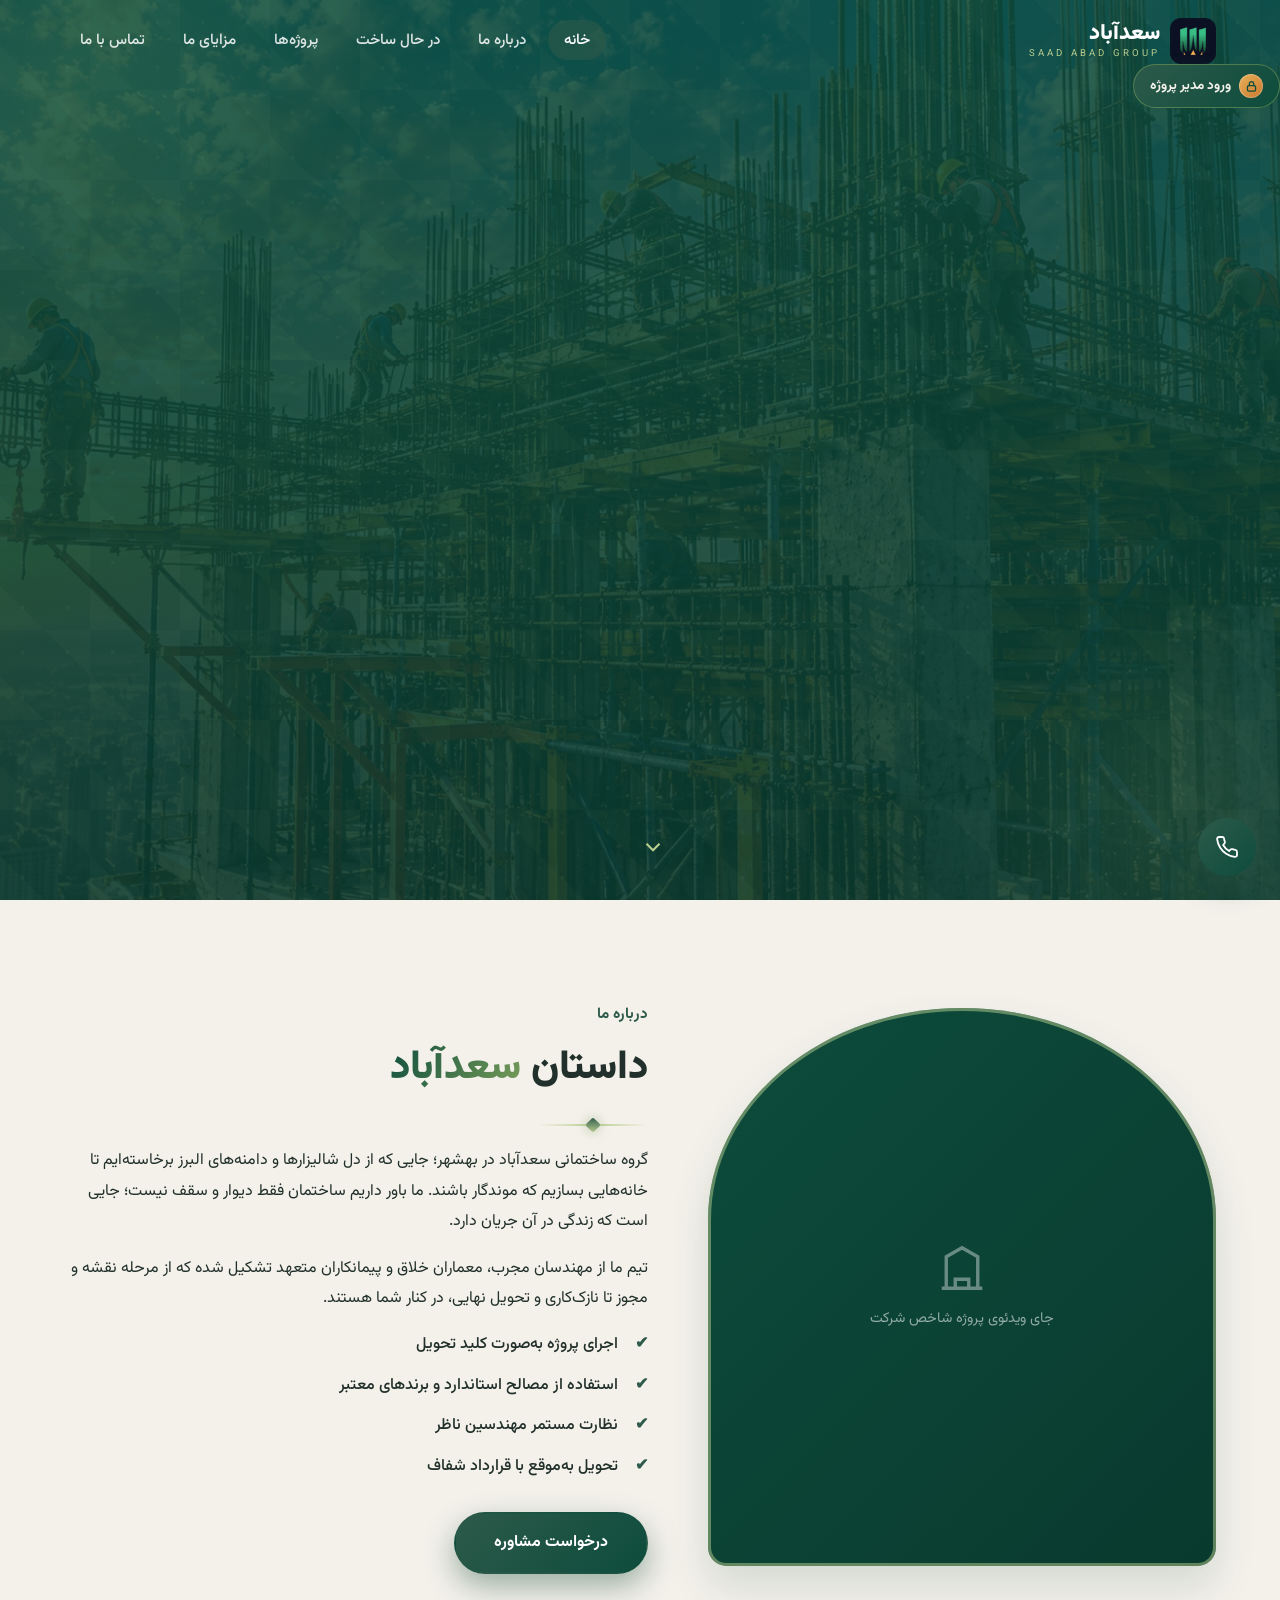
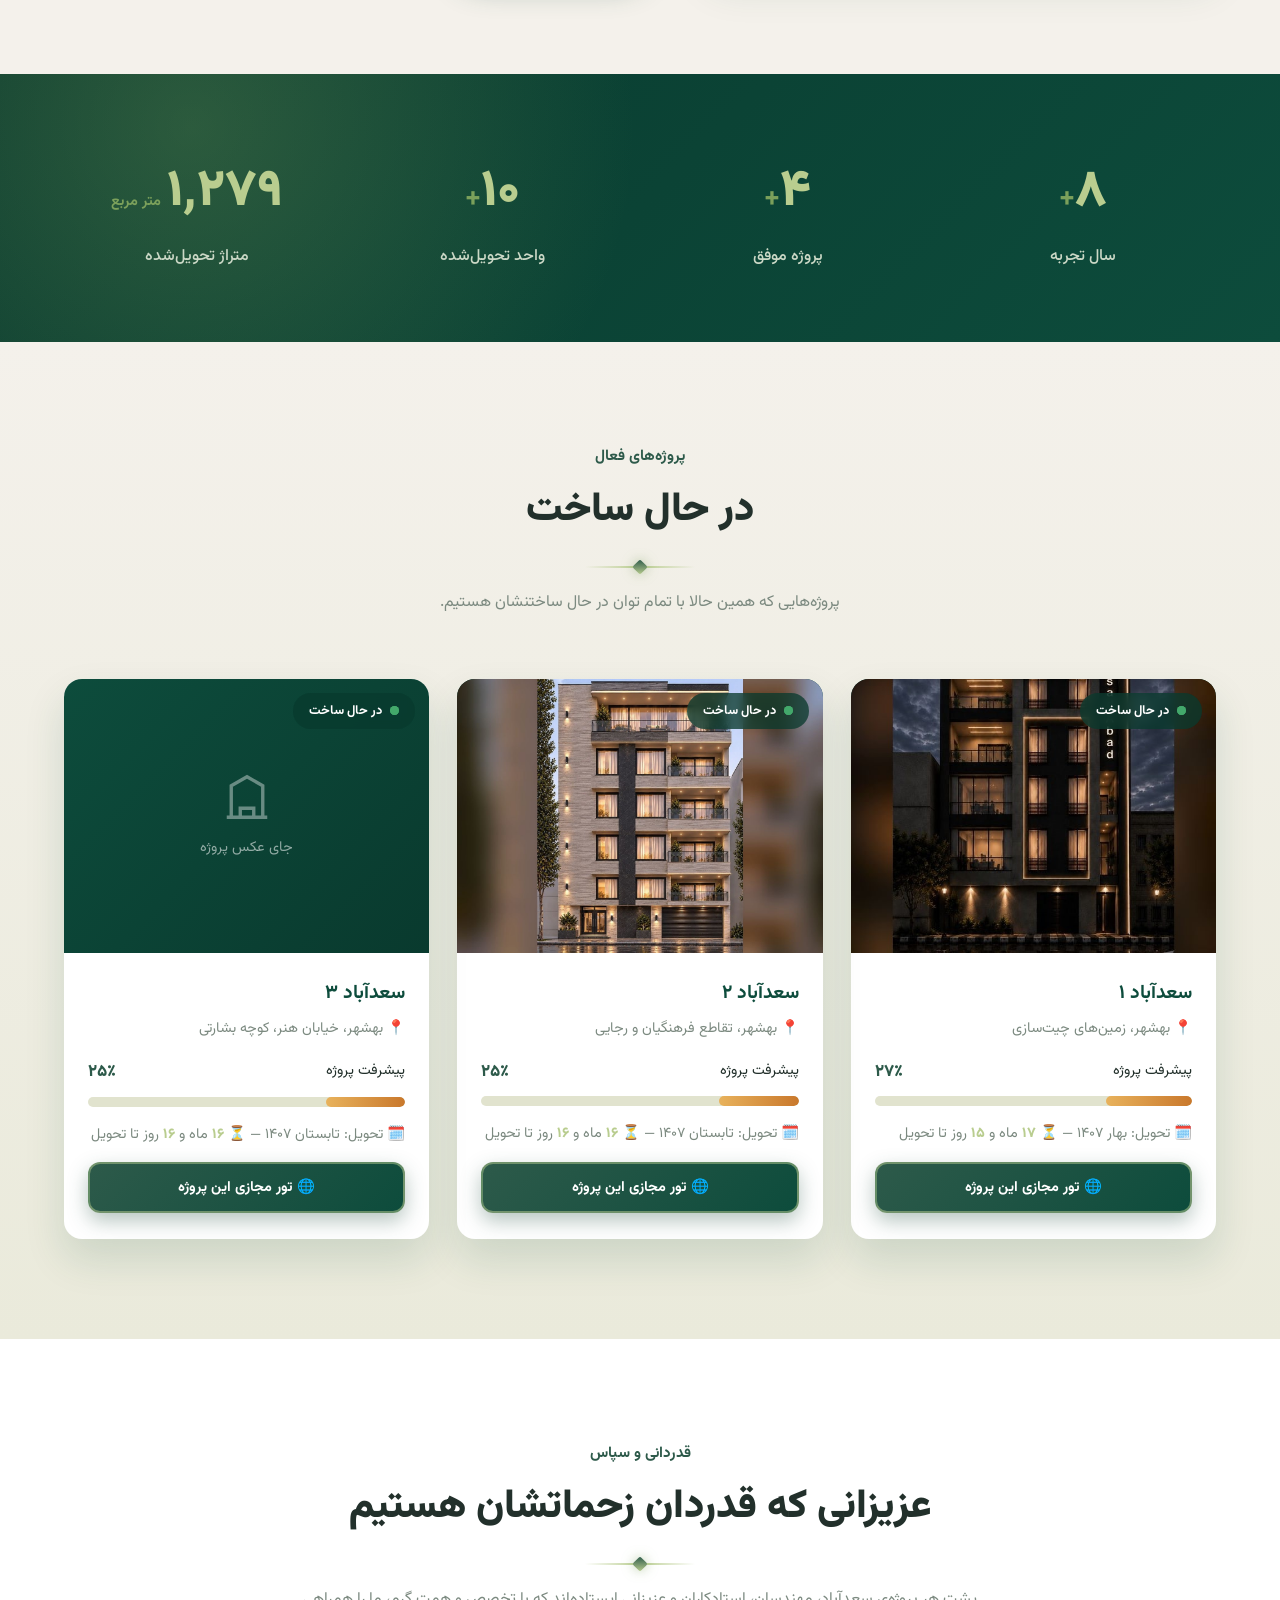
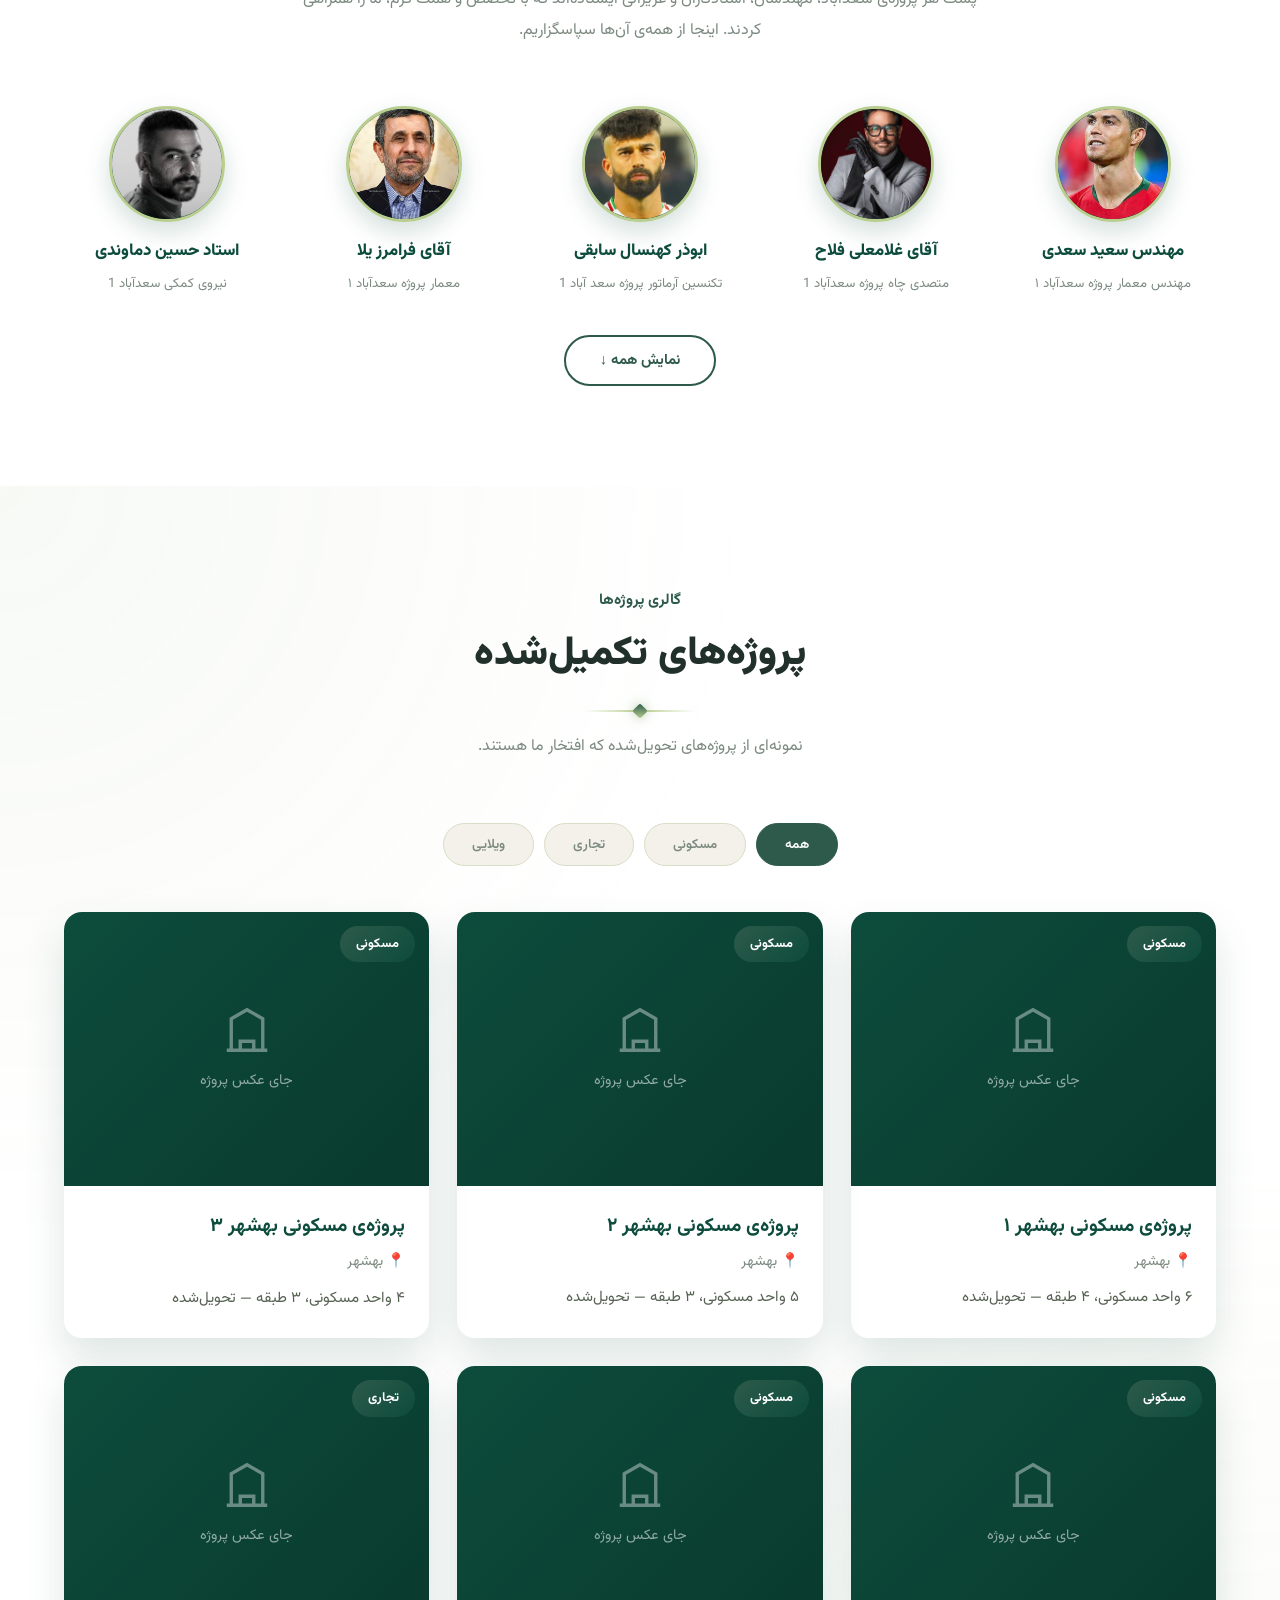
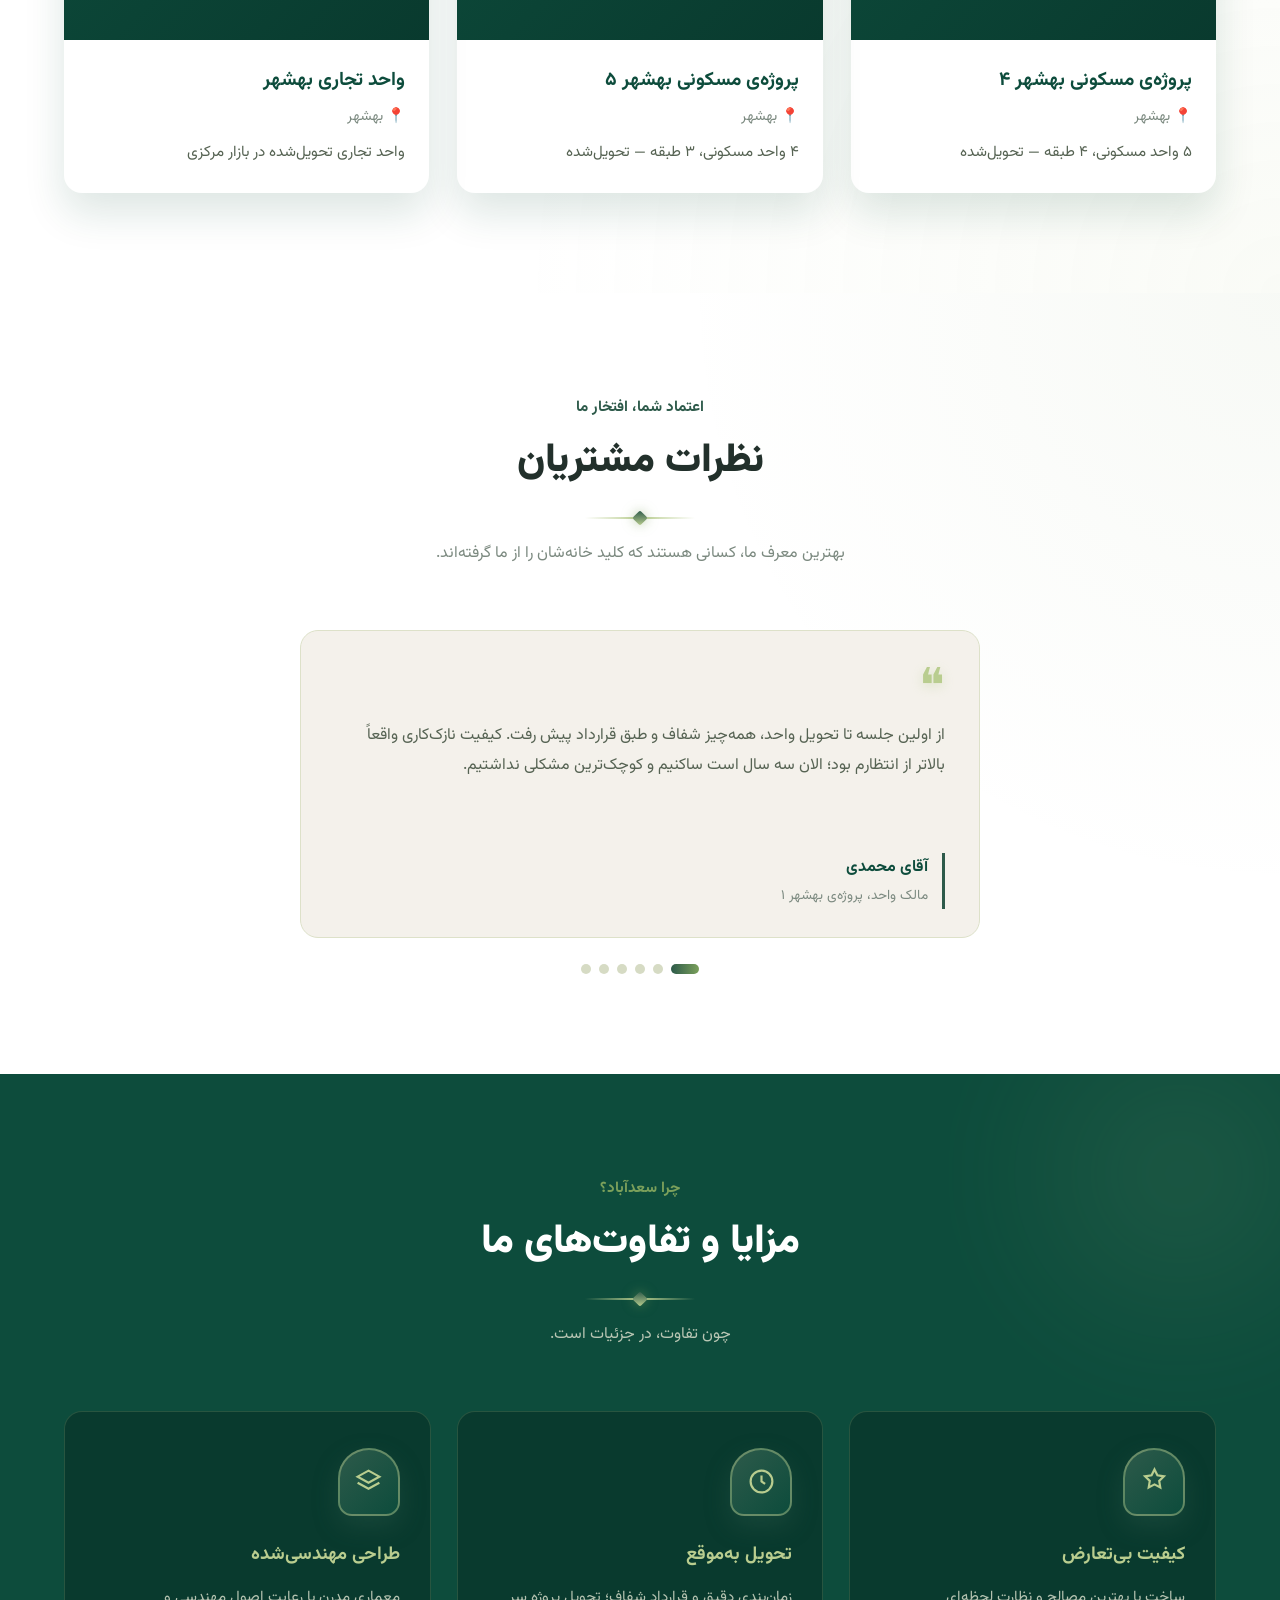
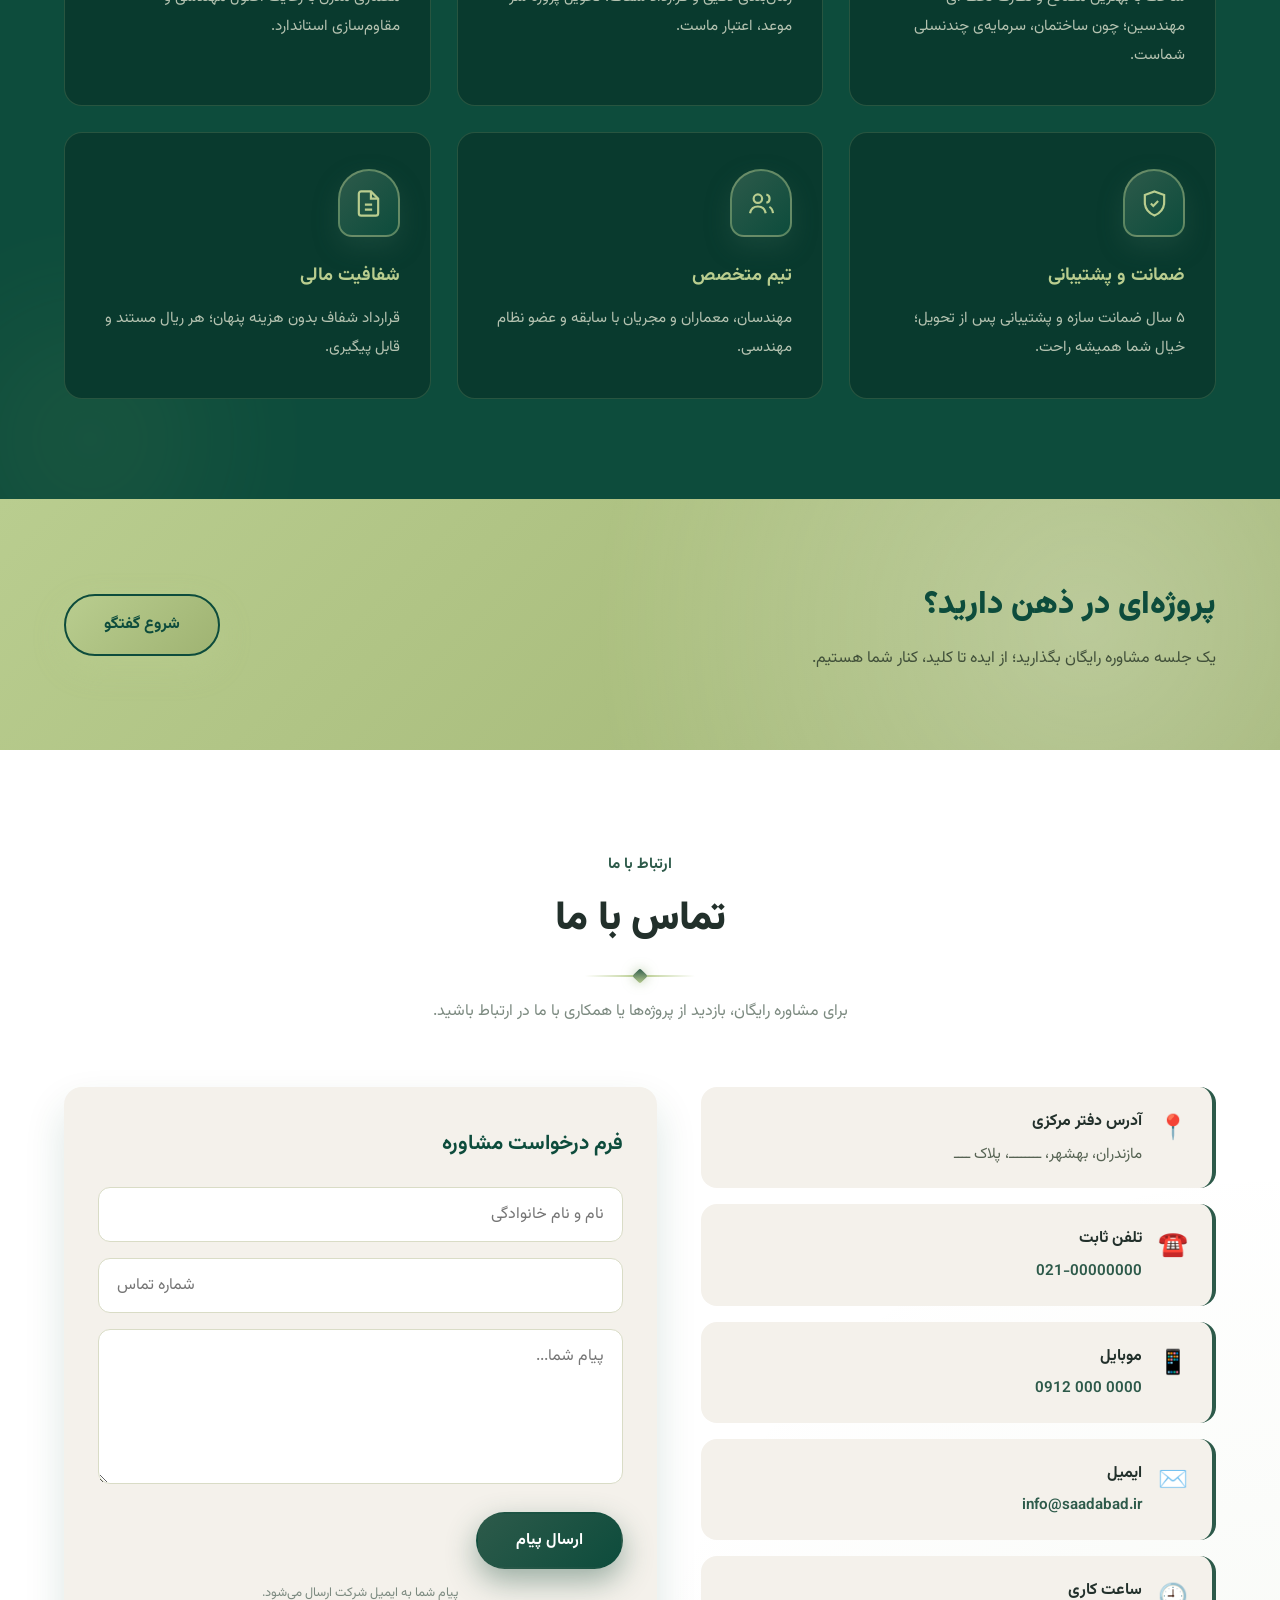
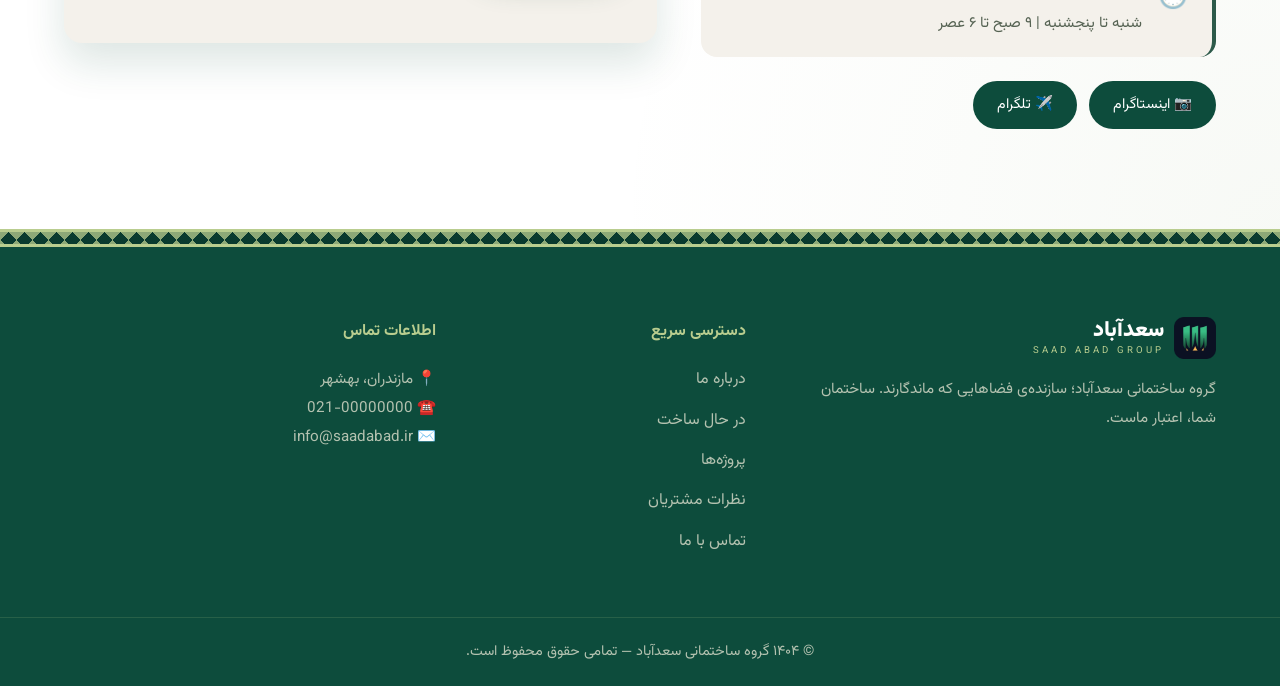
<file: index.html>
<!DOCTYPE html>
<html lang="fa" dir="rtl">
<head>
  <meta charset="UTF-8">
  <meta name="viewport" content="width=device-width, initial-scale=1.0">
  <title>گروه ساختمانی سعدآباد | جایی که اصالت می‌سازد</title>
  <meta name="description" content="گروه ساختمانی سعدآباد — بهشهر؛ سازنده‌ی ساختمان‌های مسکونی ماندگار با کیفیت و تحویل به‌موقع.">
  <meta name="theme-color" content="#0d4c3c">

  <meta property="og:title" content="گروه ساختمانی سعدآباد">
  <meta property="og:description" content="خونه‌ی شما باید ماندگاری داشته باشه، مثل سعدآباد.">
  <meta property="og:type" content="website">
  <!-- ✏️ بعد از آپلود سایت، آدرس کامل یک عکس کاور را اینجا بگذارید -->
  <meta property="og:image" content="images/og-cover.jpg">

  <!-- 👑 لوگوی رسمی شرکت -->
  <link rel="icon" href="images/logo-mark.png">

  <link rel="preconnect" href="https://fonts.googleapis.com">
  <link rel="preconnect" href="https://fonts.gstatic.com" crossorigin>
  <link href="https://fonts.googleapis.com/css2?family=Vazirmatn:wght@300;400;500;700;800;900&display=swap" rel="stylesheet">
  <link rel="stylesheet" href="style.css">
  <noscript><style>.reveal{opacity:1!important;transform:none!important}.hero-content>*{opacity:1!important}.intro{display:none!important}.person.hide{display:block!important}</style></noscript>
</head>
<body class="loading">

<!-- 📊 نوار پیشرفت اسکرول -->
<div class="scroll-progress" id="scrollProgress" aria-hidden="true"></div>

<!-- 🎬 اینترو -->
<div class="intro" id="intro">
  <div class="intro-logo" id="introLogo">
    <img src="images/logo.png" alt="لوگوی سعدآباد" width="210">
  </div>
  <p class="intro-hint">برای رد کردن، کلیک کنید</p>
</div>

<!-- 🧭 منو -->
<nav class="navbar">
  <div class="container nav-container">
    <a href="#home" class="logo">
      <img src="images/logo-mark.png" alt="" width="46" height="46">
      <span class="logo-text">سعدآباد<small>SAAD ABAD GROUP</small></span>
    </a>
    <ul class="nav-menu">
      <li><a href="#home" class="active">خانه</a></li>
      <li><a href="#about">درباره ما</a></li>
      <li><a href="#ongoing">در حال ساخت</a></li>
      <li><a href="#projects">پروژه‌ها</a></li>
      <li><a href="#advantages">مزایای ما</a></li>
      <li><a href="#contact">تماس با ما</a></li>
    </ul>
    <button class="hamburger" aria-label="باز کردن منو">
      <span></span><span></span><span></span>
    </button>
  </div>
</nav>

<!-- 🏠 هیرو — تیتر + لوگوی بزرگ + شعار -->
<header id="home" class="hero">
  <div class="hero-pattern" aria-hidden="true"></div>
  <div class="orbs" aria-hidden="true">
    <span class="orb o1"></span>
    <span class="orb o2"></span>
  </div>
  <div class="particles" id="heroParticles" aria-hidden="true"></div>

  <div class="container hero-content">
    <h1>گروه ساختمانی <span class="grad-text">سعدآباد</span></h1>
    <img src="images/logo.png" alt="لوگوی سعدآباد" class="hero-logo" width="320">
    <p class="hero-sub">خونه‌ی شما باید ماندگاری داشته باشه، <span class="slogan-mark">مثل سعدآباد</span></p>
  </div>

  <a href="#about" class="scroll-down" aria-label="برو پایین">
    <svg width="26" height="26" viewBox="0 0 24 24" fill="none" stroke="currentColor" stroke-width="2"><path d="M6 9l6 6 6-6"/></svg>
  </a>
</header>

<!-- 👥 درباره ما -->
<section id="about" class="about">
  <div class="container">
    <div class="about-grid">
      <div class="about-media reveal">
               <div class="img-frame">
          <div class="ph">
            <svg viewBox="0 0 24 24" fill="none" stroke="currentColor" stroke-width="1.5"><path d="M3 21h18M5 21V7l7-4 7 4v14M9 21v-4h6v4M9 9h.01M15 9h.01M9 13h.01M15 13h.01"/></svg>
            <p>جای ویدئوی پروژه شاخص شرکت</p>
          </div>
                   <video class="about-video" src="images/about-tour.mp4" poster="images/about.jpg" autoplay muted loop playsinline preload="metadata" onerror="this.classList.add('img-failed')"></video>
       </div>

        
      </div>
      <div class="about-text">
        <span class="eyebrow">درباره ما</span>
        <h2 class="section-title">داستان <span class="grad-green">سعدآباد</span></h2>
        <div class="divider start"></div>
        <p>گروه ساختمانی سعدآباد در بهشهر؛ جایی که از دل شالیزارها و دامنه‌های البرز برخاسته‌ایم تا خانه‌هایی بسازیم که موندگار باشند. ما باور داریم ساختمان فقط دیوار و سقف نیست؛ جایی است که زندگی در آن جریان دارد.</p>
        <p>تیم ما از مهندسان مجرب، معماران خلاق و پیمانکاران متعهد تشکیل شده که از مرحله نقشه و مجوز تا نازک‌کاری و تحویل نهایی، در کنار شما هستند.</p>
        <ul class="checklist">
          <li>اجرای پروژه به‌صورت کلید تحویل</li>
          <li>استفاده از مصالح استاندارد و برندهای معتبر</li>
          <li>نظارت مستمر مهندسین ناظر</li>
          <li>تحویل به‌موقع با قرارداد شفاف</li>
        </ul>
        <a href="#contact" class="btn btn-primary">درخواست مشاوره</a>
      </div>
    </div>
  </div>
</section>

<!-- 📊 آمار -->
<section class="stats">
  <div class="container stats-grid">
    <div class="stat reveal"><div class="stat-top"><span class="stat-num" data-count="12">۰</span><span class="stat-plus">+</span></div><p>سال تجربه</p></div>
    <div class="stat reveal" style="--d:.1s"><div class="stat-top"><span class="stat-num" data-count="6">۰</span><span class="stat-plus">+</span></div><p>پروژه موفق</p></div>
    <div class="stat reveal" style="--d:.2s"><div class="stat-top"><span class="stat-num" data-count="16">۰</span><span class="stat-plus">+</span></div><p>واحد تحویل‌شده</p></div>
    <div class="stat reveal" style="--d:.3s"><div class="stat-top"><span class="stat-num" data-count="2000">۰</span><span class="stat-plus stat-unit">متر مربع</span></div><p>متراژ تحویل‌شده</p></div>
  </div>
</section>

<!-- 🚧 پروژه‌های در حال ساخت — واقعی -->
<section id="ongoing" class="ongoing">
  <div class="container">
    <div class="section-head reveal">
      <span class="eyebrow">پروژه‌های فعال</span>
      <h2 class="section-title">در حال ساخت</h2>
      <div class="divider"></div>
      <p class="section-desc">پروژه‌هایی که همین حالا با تمام توان در حال ساختنشان هستیم.</p>
    </div>

    <div class="ongoing-grid">
      <!-- ✏️ پیشرفت را در data-progress (عدد انگلیسی) و prog-num به‌روز کنید -->
      <article class="ongoing-card reveal">
        <div class="project-img">
          <div class="ph"><svg viewBox="0 0 24 24" fill="none" stroke="currentColor" stroke-width="1.5"><path d="M3 21h18M5 21V7l7-4 7 4v14M9 21v-4h6v4"/></svg><p>جای عکس پروژه</p></div>
<img src="images/projects/sadabad1.jpg" alt="سعدآباد 1" loading="lazy" onerror="this.classList.add('img-failed')">
          <span class="status-badge"><span class="pulse"></span> در حال ساخت</span>
        </div>
        <div class="project-info">
          <h3>سعدآباد ۱</h3>
          <p class="loc">📍 بهشهر، زمین‌های چیت‌سازی</p>
                   <div class="prog-row"><span>پیشرفت پروژه</span><strong class="prog-num">—</strong></div>
          <div class="progress"><div class="progress-fill" data-start="1405-02-30" data-months="24"></div></div>
          <p class="deadline">🗓️ تحویل: بهار ۱۴۰۷ — <span class="countdown">در حال محاسبه…</span></p>

          <button class="btn-tour-mini" data-tour="sadabad1">🌐 تور مجازی این پروژه</button>
        </div>
      </article>

      <article class="ongoing-card reveal" style="--d:.15s">
        <div class="project-img">
          <div class="ph"><svg viewBox="0 0 24 24" fill="none" stroke="currentColor" stroke-width="1.5"><path d="M3 21h18M5 21V7l7-4 7 4v14M9 21v-4h6v4"/></svg><p>جای عکس پروژه</p></div>
<img src="images/projects/sadabad2.jpg" alt="سعدآباد ۱" loading="lazy" onerror="this.classList.add('img-failed')">
          <span class="status-badge"><span class="pulse"></span> در حال ساخت</span>
        </div>
        <div class="project-info">
          <h3>سعدآباد ۲</h3>
          <p class="loc">📍 بهشهر، تقاطع فرهنگیان و رجایی</p>
         
          <div class="prog-row"><span>پیشرفت پروژه</span><strong class="prog-num">—</strong></div>
          <div class="progress"><div class="progress-fill" data-start="1405-04-01" data-months="22"></div></div>
          <p class="deadline">🗓️ تحویل: تابستان ۱۴۰۷ — <span class="countdown">در حال محاسبه…</span></p>

          <button class="btn-tour-mini" data-tour="sadabad2">🌐 تور مجازی این پروژه</button>
        </div>
      </article>

      <article class="ongoing-card reveal" style="--d:.3s">
        <div class="project-img">
          <div class="ph"><svg viewBox="0 0 24 24" fill="none" stroke="currentColor" stroke-width="1.5"><path d="M3 21h18M5 21V7l7-4 7 4v14M9 21v-4h6v4"/></svg><p>جای عکس پروژه</p></div>

          <span class="status-badge"><span class="pulse"></span> در حال ساخت</span>
        </div>
        <div class="project-info">
          <h3>سعدآباد ۳</h3>
          <p class="loc">📍 بهشهر، خیابان هنر، کوچه بشارتی</p>
         
          <div class="prog-row"><span>پیشرفت پروژه</span><strong class="prog-num">—</strong></div>
          <div class="progress"><div class="progress-fill" data-start="1405-04-01" data-months="22"></div></div>
          <p class="deadline">🗓️ تحویل: تابستان ۱۴۰۷ — <span class="countdown">در حال محاسبه…</span></p>

          <button class="btn-tour-mini" data-tour="sadabad3">🌐 تور مجازی این پروژه</button>
        </div>
      </article>
    </div>
  </div>
</section>

<!-- 🙏 قدردانی از همکاران -->
<section id="thanks" class="thanks">
  <div class="container">
    <div class="section-head reveal">
      <span class="eyebrow">قدردانی و سپاس</span>
      <h2 class="section-title">عزیزانی که قدردان زحماتشان هستیم</h2>
      <div class="divider"></div>
      <p class="section-desc">پشت هر پروژه‌ی سعدآباد، مهندسان، استادکاران و عزیزانی ایستاده‌اند که با تخصص و همت گرم، ما را همراهی کردند. اینجا از همه‌ی آن‌ها سپاسگزاریم.</p>
    </div>

    <!-- ✏️ عکس هر نفر را در images/people با همین نام‌ها بگذارید (p1.jpg تا p8.jpg)
         و نام/سمت واقعی را جایگزین کنید. برای افزودن نفر جدید، یک بلوک .person کپی کنید -->
    <div class="people-grid reveal">
      <div class="person">
        <div class="person-photo">
          <div class="ph"><svg viewBox="0 0 100 100" fill="none" stroke="currentColor" stroke-width="3" stroke-linecap="round" stroke-linejoin="round"><circle cx="50" cy="32" r="13"/><path d="M24 84c0-15 12-22 26-22s26 7 26 22"/></svg></div>
          <img src="images/people/p1.jpg" alt="مهندس سعید سعدی" loading="lazy" onerror="this.classList.add('img-failed')">
        </div>
        <h4>مهندس سعید سعدی</h4>
        <span class="person-role">مهندس معمار پروژه سعدآباد ۱</span>
      </div>

      <div class="person">
        <div class="person-photo">
          <div class="ph"><svg viewBox="0 0 100 100" fill="none" stroke="currentColor" stroke-width="3" stroke-linecap="round" stroke-linejoin="round"><circle cx="50" cy="32" r="13"/><path d="M24 84c0-15 12-22 26-22s26 7 26 22"/></svg></div>
          <img src="images/people/p2.jpg" alt="آقای غلامعلی فلاح" loading="lazy" onerror="this.classList.add('img-failed')">
        </div>
        <h4>آقای غلامعلی فلاح</h4>
        <span class="person-role">متصدی چاه پروژه سعدآباد 1</span>
      </div>

      <div class="person">
        <div class="person-photo">
          <div class="ph"><svg viewBox="0 0 100 100" fill="none" stroke="currentColor" stroke-width="3" stroke-linecap="round" stroke-linejoin="round"><circle cx="50" cy="32" r="13"/><path d="M24 84c0-15 12-22 26-22s26 7 26 22"/></svg></div>
          <img src="images/people/p3.jpg" alt="ابوذر کهنسال سابقی" loading="lazy" onerror="this.classList.add('img-failed')">
        </div>
        <h4>ابوذر کهنسال سابقی</h4>
        <span class="person-role">تکنسین آرماتور پروژه سعد آباد 1</span>
      </div>

      <div class="person">
        <div class="person-photo">
          <div class="ph"><svg viewBox="0 0 100 100" fill="none" stroke="currentColor" stroke-width="3" stroke-linecap="round" stroke-linejoin="round"><circle cx="50" cy="32" r="13"/><path d="M24 84c0-15 12-22 26-22s26 7 26 22"/></svg></div>
          <img src="images/people/p4.jpg" alt="آقای فرامرز یلا" loading="lazy" onerror="this.classList.add('img-failed')">
        </div>
        <h4>آقای فرامرز یلا</h4>
        <span class="person-role">معمار پروژه سعدآباد ۱</span>
      </div>

      <div class="person">
        <div class="person-photo">
          <div class="ph"><svg viewBox="0 0 100 100" fill="none" stroke="currentColor" stroke-width="3" stroke-linecap="round" stroke-linejoin="round"><circle cx="50" cy="32" r="13"/><path d="M24 84c0-15 12-22 26-22s26 7 26 22"/></svg></div>
          <img src="images/people/p5.jpg" alt="استاد حسین دماوندی" loading="lazy" onerror="this.classList.add('img-failed')">
        </div>
        <h4>استاد حسین دماوندی</h4>
        <span class="person-role">نیروی کمکی سعدآباد 1</span>
      </div>

      <!-- این سه نفر با کلیک روی «نمایش همه» دیده می‌شوند -->
      <div class="person extra hide">
        <div class="person-photo">
          <div class="ph"><svg viewBox="0 0 100 100" fill="none" stroke="currentColor" stroke-width="3" stroke-linecap="round" stroke-linejoin="round"><circle cx="50" cy="32" r="13"/><path d="M24 84c0-15 12-22 26-22s26 7 26 22"/></svg></div>
          <img src="images/people/p6.jpg" alt="مهندس امیر حسینی" loading="lazy" onerror="this.classList.add('img-failed')">
        </div>
        <h4>مهندس امیر حسینی</h4>
        <span class="person-role">مهندس تاسیسات سعدآباد ۳</span>
      </div>

      <div class="person extra hide">
        <div class="person-photo">
          <div class="ph"><svg viewBox="0 0 100 100" fill="none" stroke="currentColor" stroke-width="3" stroke-linecap="round" stroke-linejoin="round"><circle cx="50" cy="32" r="13"/><path d="M24 84c0-15 12-22 26-22s26 7 26 22"/></svg></div>
          <img src="images/people/p7.jpg" alt="استاد رحیم نوری" loading="lazy" onerror="this.classList.add('img-failed')">
        </div>
        <h4>استاد رحیم نوری</h4>
        <span class="person-role">استادکار نازک‌کاری پروژه‌های سعدآباد</span>
      </div>

      <div class="person extra hide">
        <div class="person-photo">
          <div class="ph"><svg viewBox="0 0 100 100" fill="none" stroke="currentColor" stroke-width="3" stroke-linecap="round" stroke-linejoin="round"><circle cx="50" cy="32" r="13"/><path d="M24 84c0-15 12-22 26-22s26 7 26 22"/></svg></div>
          <img src="images/people/p8.jpg" alt="مهندس مریم احمدی" loading="lazy" onerror="this.classList.add('img-failed')">
        </div>
        <h4>مهندس مریم احمدی</h4>
        <span class="person-role">طراح محوطه پروژه سعدآباد ۱</span>
      </div>
    </div>

    <div class="people-toggle-wrap reveal">
      <button class="people-toggle" id="peopleToggle" type="button">نمایش همه ↓</button>
    </div>
  </div>
</section>

<!-- 🖼️ گالری پروژه‌های تکمیل‌شده -->
<section id="projects" class="projects">
  <div class="container">
    <div class="section-head reveal">
      <span class="eyebrow">گالری پروژه‌ها</span>
      <h2 class="section-title">پروژه‌های تکمیل‌شده</h2>
      <div class="divider"></div>
      <p class="section-desc">نمونه‌ای از پروژه‌های تحویل‌شده که افتخار ما هستند.</p>
    </div>

    <div class="filter-btns reveal">
      <button class="filter-btn active" data-filter="all">همه</button>
      <button class="filter-btn" data-filter="res">مسکونی</button>
      <button class="filter-btn" data-filter="com">تجاری</button>
      <button class="filter-btn" data-filter="vil">ویلایی</button>
    </div>

    <div class="gallery">
      <!-- ✏️ گالری هر پروژه: images/gallery/<کلید>-1.jpg تا -5.jpg -->
      <article class="project-card reveal" data-cat="res" data-gallery="p1">
        <div class="project-img">
          <div class="ph"><svg viewBox="0 0 24 24" fill="none" stroke="currentColor" stroke-width="1.5"><path d="M3 21h18M5 21V7l7-4 7 4v14M9 21v-4h6v4M9 9h.01M15 9h.01"/></svg><p>جای عکس پروژه</p></div>
          <span class="cat-badge">مسکونی</span>
        </div>
        <div class="project-info">
          <h3>پروژه‌ی مسکونی بهشهر ۱</h3>
          <p class="loc">📍 بهشهر</p>
          <p class="desc">۶ واحد مسکونی، ۴ طبقه — تحویل‌شده</p>
        </div>
      </article>

      <article class="project-card reveal" data-cat="res" data-gallery="p2" style="--d:.1s">
        <div class="project-img">
          <div class="ph"><svg viewBox="0 0 24 24" fill="none" stroke="currentColor" stroke-width="1.5"><path d="M3 21h18M5 21V7l7-4 7 4v14M9 21v-4h6v4M9 9h.01M15 9h.01"/></svg><p>جای عکس پروژه</p></div>
          <span class="cat-badge">مسکونی</span>
        </div>
        <div class="project-info">
          <h3>پروژه‌ی مسکونی بهشهر ۲</h3>
          <p class="loc">📍 بهشهر</p>
          <p class="desc">۵ واحد مسکونی، ۳ طبقه — تحویل‌شده</p>
        </div>
      </article>

      <article class="project-card reveal" data-cat="res" data-gallery="p3" style="--d:.2s">
        <div class="project-img">
          <div class="ph"><svg viewBox="0 0 24 24" fill="none" stroke="currentColor" stroke-width="1.5"><path d="M3 21h18M5 21V7l7-4 7 4v14M9 21v-4h6v4M9 9h.01M15 9h.01"/></svg><p>جای عکس پروژه</p></div>
          <span class="cat-badge">مسکونی</span>
        </div>
        <div class="project-info">
          <h3>پروژه‌ی مسکونی بهشهر ۳</h3>
          <p class="loc">📍 بهشهر</p>
          <p class="desc">۴ واحد مسکونی، ۳ طبقه — تحویل‌شده</p>
        </div>
      </article>

      <article class="project-card reveal" data-cat="res" data-gallery="p4">
        <div class="project-img">
          <div class="ph"><svg viewBox="0 0 24 24" fill="none" stroke="currentColor" stroke-width="1.5"><path d="M3 21h18M5 21V7l7-4 7 4v14M9 21v-4h6v4M9 9h.01M15 9h.01"/></svg><p>جای عکس پروژه</p></div>
          <span class="cat-badge">مسکونی</span>
        </div>
        <div class="project-info">
          <h3>پروژه‌ی مسکونی بهشهر ۴</h3>
          <p class="loc">📍 بهشهر</p>
          <p class="desc">۵ واحد مسکونی، ۴ طبقه — تحویل‌شده</p>
        </div>
      </article>

      <article class="project-card reveal" data-cat="res" data-gallery="p5" style="--d:.1s">
        <div class="project-img">
          <div class="ph"><svg viewBox="0 0 24 24" fill="none" stroke="currentColor" stroke-width="1.5"><path d="M3 21h18M5 21V7l7-4 7 4v14M9 21v-4h6v4M9 9h.01M15 9h.01"/></svg><p>جای عکس پروژه</p></div>
          <span class="cat-badge">مسکونی</span>
        </div>
        <div class="project-info">
          <h3>پروژه‌ی مسکونی بهشهر ۵</h3>
          <p class="loc">📍 بهشهر</p>
          <p class="desc">۴ واحد مسکونی، ۳ طبقه — تحویل‌شده</p>
        </div>
      </article>

      <article class="project-card reveal" data-cat="com" data-gallery="p6" style="--d:.2s">
        <div class="project-img">
          <div class="ph"><svg viewBox="0 0 24 24" fill="none" stroke="currentColor" stroke-width="1.5"><path d="M3 21h18M5 21V7l7-4 7 4v14M9 21v-4h6v4M9 9h.01M15 9h.01"/></svg><p>جای عکس پروژه</p></div>
          <span class="cat-badge">تجاری</span>
        </div>
        <div class="project-info">
          <h3>واحد تجاری بهشهر</h3>
          <p class="loc">📍 بهشهر</p>
          <p class="desc">واحد تجاری تحویل‌شده در بازار مرکزی</p>
        </div>
      </article>
    </div>
  </div>
</section>

<!-- 💬 نظرات مشتریان -->
<section id="testimonials" class="testimonials">
  <div class="container">
    <div class="section-head reveal">
      <span class="eyebrow">اعتماد شما، افتخار ما</span>
      <h2 class="section-title">نظرات مشتریان</h2>
      <div class="divider"></div>
      <p class="section-desc">بهترین معرف ما، کسانی هستند که کلید خانه‌شان را از ما گرفته‌اند.</p>
    </div>

    <!-- ✏️ متن نظرات و نام‌ها را با نظرات واقعی مشتریان خود عوض کنید -->
    <div class="testi-slider reveal" id="testiSlider">
      <div class="testi-track" id="testiTrack">
        <div class="testi-card">
          <div class="quote-mark">❝</div>
          <p>از اولین جلسه تا تحویل واحد، همه‌چیز شفاف و طبق قرارداد پیش رفت. کیفیت نازک‌کاری واقعاً بالاتر از انتظارم بود؛ الان سه سال است ساکنیم و کوچک‌ترین مشکلی نداشتیم.</p>
          <div class="testi-author"><strong>آقای محمدی</strong><span>مالک واحد، پروژه‌ی بهشهر ۱</span></div>
        </div>
        <div class="testi-card">
          <div class="quote-mark">❝</div>
          <p>دغدغه‌ی همه‌ی مالکان در مشارکت در ساخت، اطمینان از وعده‌هاست. اولین بار بود که پول و وقت‌ام دقیقاً سر موعد و طبق توافق جواب داد. گزارش‌های هفتگی پیشرفت، واقعاً آرامش‌بخش بود.</p>
          <div class="testi-author"><strong>خانم احمدی</strong><span>مالک زمین، پروژه‌ی بهشهر ۲</span></div>
        </div>
        <div class="testi-card">
          <div class="quote-mark">❝</div>
          <p>به‌عنوان کسی که سال‌ها در حوزه‌ی عمران کار کرده، دقت در جزئیات اجرایی این تیم را کمتر دیده‌ام. نظارت مهندسی مستمر، در کیفیت نهایی سازه کاملاً پیدا است.</p>
          <div class="testi-author"><strong>مهندس کریمی</strong><span>سرمایه‌گذار، پروژه‌ی بهشهر ۳</span></div>
        </div>
        <div class="testi-card">
          <div class="quote-mark">❝</div>
          <p>برای اولین بار بود که یک سازنده پیشرفت پروژه را هفته‌ای یک‌بار با عکس و گزارش برایم می‌فرستاد. همین شفافیت باعث شد زمینم را با خیال راحت به مشارکت بگذارم.</p>
          <div class="testi-author"><strong>آقای رضایی</strong><span>مالک زمین، سعدآباد ۱</span></div>
        </div>
        <div class="testi-card">
          <div class="quote-mark">❝</div>
          <p>نظم کارگاه و کیفیت متریال را در پروژه‌های دیگری به این دقت ندیده بودم. واحد ما حتی دو ماه زودتر از موعد آماده تحویل شد.</p>
          <div class="testi-author"><strong>خانم حسینی</strong><span>خریدار واحد، پروژه‌ی بهشهر ۴</span></div>
        </div>
        <div class="testi-card">
          <div class="quote-mark">❝</div>
          <p>به‌عنوان مشاور املاک، با خیال راحت پروژه‌های سعدآباد را به مشتری‌هایم معرفی می‌کنم؛ چون می‌دانم بعد از تحویل، هیچ‌کس پشیمان نمی‌شود.</p>
          <div class="testi-author"><strong>مهندس موسوی</strong><span>مشاور املاک، بهشهر</span></div>
        </div>
      </div>
      <div class="testi-dots" id="testiDots"></div>
    </div>
  </div>
</section>

<!-- ⭐ مزایا -->
<section id="advantages" class="advantages">
  <div class="orbs" aria-hidden="true">
    <span class="orb o4"></span>
    <span class="orb o5"></span>
  </div>
  <div class="container">
    <div class="section-head light reveal">
      <span class="eyebrow gold">چرا سعدآباد؟</span>
      <h2 class="section-title">مزایا و تفاوت‌های ما</h2>
      <div class="divider"></div>
      <p class="section-desc">چون تفاوت، در جزئیات است.</p>
    </div>

    <div class="adv-grid">
      <div class="adv-card reveal">
        <div class="adv-icon"><svg viewBox="0 0 24 24" fill="none" stroke="currentColor" stroke-width="1.8"><path d="M12 2l2.4 4.9 5.4.8-3.9 3.8.9 5.4-4.8-2.5-4.8 2.5.9-5.4L4.2 7.7l5.4-.8z"/></svg></div>
        <h3>کیفیت بی‌تعارض</h3>
        <p>ساخت با بهترین مصالح و نظارت لحظه‌ای مهندسین؛ چون ساختمان، سرمایه‌ی چندنسلی شماست.</p>
      </div>
      <div class="adv-card reveal" style="--d:.1s">
        <div class="adv-icon"><svg viewBox="0 0 24 24" fill="none" stroke="currentColor" stroke-width="1.8"><circle cx="12" cy="12" r="9"/><path d="M12 7v5l3 2"/></svg></div>
        <h3>تحویل به‌موقع</h3>
        <p>زمان‌بندی دقیق و قرارداد شفاف؛ تحویل پروژه سر موعد، اعتبار ماست.</p>
      </div>
      <div class="adv-card reveal" style="--d:.2s">
        <div class="adv-icon"><svg viewBox="0 0 24 24" fill="none" stroke="currentColor" stroke-width="1.8"><path d="M12 3l9 5-9 5-9-5 9-5zM3 13l9 5 9-5"/></svg></div>
        <h3>طراحی مهندسی‌شده</h3>
        <p>معماری مدرن با رعایت اصول مهندسی و مقاوم‌سازی استاندارد.</p>
      </div>
      <div class="adv-card reveal">
        <div class="adv-icon"><svg viewBox="0 0 24 24" fill="none" stroke="currentColor" stroke-width="1.8"><path d="M12 2l8 3v6c0 5-3.5 9-8 11-4.5-2-8-6-8-11V5l8-3z"/><path d="M9 12l2 2 4-4"/></svg></div>
        <h3>ضمانت و پشتیبانی</h3>
        <p>۵ سال ضمانت سازه و پشتیبانی پس از تحویل؛ خیال شما همیشه راحت.</p>
      </div>
      <div class="adv-card reveal" style="--d:.1s">
        <div class="adv-icon"><svg viewBox="0 0 24 24" fill="none" stroke="currentColor" stroke-width="1.8"><circle cx="9" cy="8" r="3.5"/><path d="M2.5 20c.8-3.5 3.4-5.5 6.5-5.5s5.7 2 6.5 5.5M16 4.6a3.5 3.5 0 010 6.8M18.5 14.8c1.7.9 2.7 2.6 3 5.2"/></svg></div>
        <h3>تیم متخصص</h3>
        <p>مهندسان، معماران و مجریان با سابقه و عضو نظام مهندسی.</p>
      </div>
      <div class="adv-card reveal" style="--d:.2s">
        <div class="adv-icon"><svg viewBox="0 0 24 24" fill="none" stroke="currentColor" stroke-width="1.8"><path d="M14 2H6a2 2 0 00-2 2v16a2 2 0 002 2h12a2 2 0 002-2V8l-6-6z"/><path d="M14 2v6h6M9 13h6M9 17h6"/></svg></div>
        <h3>شفافیت مالی</h3>
        <p>قرارداد شفاف بدون هزینه پنهان؛ هر ریال مستند و قابل پیگیری.</p>
      </div>
    </div>
  </div>
</section>

<!-- 🚀 نوار دعوت به اقدام -->
<section class="cta-strip">
  <div class="container cta-inner reveal">
    <div>
      <h2>پروژه‌ای در ذهن دارید؟</h2>
      <p>یک جلسه مشاوره رایگان بگذارید؛ از ایده تا کلید، کنار شما هستیم.</p>
    </div>
    <a href="#contact" class="btn btn-gold">شروع گفتگو</a>
  </div>
</section>

<!-- 📞 تماس با ما -->
<section id="contact" class="contact">
  <div class="container">
    <div class="section-head reveal">
      <span class="eyebrow">ارتباط با ما</span>
      <h2 class="section-title">تماس با ما</h2>
      <div class="divider"></div>
      <p class="section-desc">برای مشاوره رایگان، بازدید از پروژه‌ها یا همکاری با ما در ارتباط باشید.</p>
    </div>

    <div class="contact-grid">
      <div>
        <!-- ✏️ اطلاعات تماس واقعی خودتان را جایگزین کنید -->
        <div class="c-card reveal"><span class="c-icon">📍</span><div><strong>آدرس دفتر مرکزی</strong><p>مازندران، بهشهر، ــــــــ، پلاک ــــ</p></div></div>
        <div class="c-card reveal" style="--d:.1s"><span class="c-icon">☎️</span><div><strong>تلفن ثابت</strong><p><a dir="ltr" href="tel:+982100000000">021-00000000</a></p></div></div>
        <div class="c-card reveal" style="--d:.2s"><span class="c-icon">📱</span><div><strong>موبایل</strong><p><a dir="ltr" href="tel:+989120000000">0912 000 0000</a></p></div></div>
        <div class="c-card reveal" style="--d:.3s"><span class="c-icon">✉️</span><div><strong>ایمیل</strong><p><a href="mailto:info@saadabad.ir">info@saadabad.ir</a></p></div></div>
        <div class="c-card reveal" style="--d:.4s"><span class="c-icon">🕘</span><div><strong>ساعت کاری</strong><p>شنبه تا پنجشنبه | ۹ صبح تا ۶ عصر</p></div></div>

        <!-- ✏️ لینک شبکه‌های اجتماعی را بگذارید -->
        <div class="socials reveal" style="--d:.5s">
          <a class="social-btn" href="#">📷 اینستاگرام</a>
          <a class="social-btn" href="#">✈️ تلگرام</a>
        </div>
      </div>

      <form id="contactForm" class="contact-form reveal" style="--d:.2s">
        <h3>فرم درخواست مشاوره</h3>
        <input type="text" required placeholder="نام و نام خانوادگی">
        <input type="tel" placeholder="شماره تماس">
        <textarea rows="5" required placeholder="پیام شما..."></textarea>
        <button type="submit" class="btn btn-primary">ارسال پیام</button>
        <p class="form-note">پیام شما به ایمیل شرکت ارسال می‌شود.</p>
      </form>
    </div>
  </div>
</section>

<!-- 🧵 نوار حاشیه فرش — بالای فوتر -->
<div class="carpet-strip" aria-hidden="true"></div>

<!-- 🔻 فوتر -->
<footer class="footer">
  <div class="container footer-grid">
    <div>
      <a href="#home" class="logo" style="margin-bottom:16px">
        <img src="images/logo-mark.png" alt="" width="42" height="42">
        <span class="logo-text">سعدآباد<small>SAAD ABAD GROUP</small></span>
      </a>
      <p>گروه ساختمانی سعدآباد؛ سازنده‌ی فضاهایی که ماندگارند. ساختمان شما، اعتبار ماست.</p>
    </div>
    <div>
      <h4>دسترسی سریع</h4>
      <ul class="footer-links">
        <li><a href="#about">درباره ما</a></li>
        <li><a href="#ongoing">در حال ساخت</a></li>
        <li><a href="#projects">پروژه‌ها</a></li>
        <li><a href="#testimonials">نظرات مشتریان</a></li>
        <li><a href="#contact">تماس با ما</a></li>
      </ul>
    </div>
    <div>
      <h4>اطلاعات تماس</h4>
      <p>📍 مازندران، بهشهر</p>
      <p>☎️ <a dir="ltr" href="tel:+982100000000">021-00000000</a></p>
      <p>✉️ <a href="mailto:info@saadabad.ir">info@saadabad.ir</a></p>
    </div>
  </div>
  <div class="footer-bottom">© ۱۴۰۴ گروه ساختمانی سعدآباد — تمامی حقوق محفوظ است.</div>
</footer>

<!-- ⬆️ دکمه بازگشت به بالا -->
<button class="to-top" id="toTop" aria-label="بازگشت به بالا">
  <svg viewBox="0 0 24 24" fill="none" stroke="currentColor" stroke-width="2.5" stroke-linecap="round" stroke-linejoin="round"><path d="M18 15l-6-6-6 6"/></svg>
</button>

<!-- 📞 دکمه شناور تماس سریع (✏️ شماره را با شماره خودتان عوض کنید) -->
<a href="tel:+989120000000" class="float-call" aria-label="تماس سریع">
  <svg viewBox="0 0 24 24" width="24" height="24" fill="none" stroke="currentColor" stroke-width="1.8" stroke-linecap="round" stroke-linejoin="round"><path d="M22 16.9v3a2 2 0 01-2.2 2 19.8 19.8 0 01-8.6-3.1 19.5 19.5 0 01-6-6A19.8 19.8 0 012.1 4.2 2 2 0 014.1 2h3a2 2 0 012 1.7c.1 1 .4 2 .7 2.9a2 2 0 01-.5 2.1L8.1 10a16 16 0 006 6l1.3-1.3a2 2 0 012.1-.5c.9.3 1.9.6 2.9.7a2 2 0 011.6 2z"/></svg>
</a>

<!-- 🌐 پنجره تور مجازی -->
<div class="tour-modal" id="tourModal" role="dialog" aria-modal="true" aria-hidden="true">
  <div class="tour-backdrop" data-close></div>
  <div class="tour-window">
    <header class="tour-bar">
      <h3 id="tourTitle">—</h3>
      <div class="tour-tabs">
        <button type="button" class="active" data-tab="info">مشخصات</button>
        <button type="button" data-tab="plan">نقشه واحد</button>
        <button type="button" data-tab="walk">پانورامای ۳۶۰°</button>
      </div>
      <button type="button" class="tour-close" data-close aria-label="بستن">✕</button>
    </header>

    <div class="tour-body">
      <div class="tour-pane active" id="pane-info">
        <div id="tourInfoBody"></div>
      </div>

      <!-- تب نقشه — واحد ۸۷ متری دوخواب (طبقات ۱ و ۲، واحد شمالی) -->
      <div class="tour-pane" id="pane-plan">
        <div class="plan-layout" id="planWrap">
          <div class="plan-canvas">
            <svg class="plan-svg" viewBox="0 0 760 560" aria-label="نقشه‌ی واحد دوخواب ۸۷ متری — واحد شمالی">
              <!-- ====== فضاها ====== -->
              <g class="p-g p-out" data-room="balcony">
                <rect class="p-room" x="588" y="40" width="120" height="96"/>
                <text x="648" y="93" text-anchor="middle">تراس — ۴ متر</text>
              </g>
              <g class="p-g p-live" data-room="living">
                <rect class="p-room" x="40" y="40" width="300" height="240"/>
                <text x="190" y="150" text-anchor="middle">نشیمن و پذیرایی</text>
                <text x="190" y="172" text-anchor="middle" class="p-area">۲۸ متر</text>
              </g>
              <g class="p-g p-wet" data-room="kitchen">
                <rect class="p-room" x="350" y="40" width="228" height="118"/>
                <text x="464" y="94" text-anchor="middle">آشپزخانه</text>
                <text x="464" y="116" text-anchor="middle" class="p-area">۱۱ متر</text>
              </g>
              <g class="p-g p-live" data-room="bed1">
                <rect class="p-room" x="440" y="168" width="138" height="150"/>
                <text x="509" y="236" text-anchor="middle">اتاق خواب ۱</text>
                <text x="509" y="258" text-anchor="middle" class="p-area">۱۲ متر</text>
              </g>
              <g class="p-g p-wet" data-room="bath">
                <rect class="p-room" x="350" y="268" width="80" height="122"/>
                <text x="390" y="324" text-anchor="middle">حمام</text>
                <text x="390" y="346" text-anchor="middle" class="p-area">۴ متر</text>
              </g>
              <g class="p-g p-wet" data-room="wc">
                <rect class="p-room" x="350" y="400" width="80" height="108"/>
                <text x="390" y="448" text-anchor="middle">سرویس</text>
                <text x="390" y="470" text-anchor="middle" class="p-area">۳ متر</text>
              </g>
              <g class="p-g p-live" data-room="bed2">
                <rect class="p-room" x="440" y="330" width="268" height="178"/>
                <text x="574" y="412" text-anchor="middle">اتاق خواب ۲</text>
                <text x="574" y="434" text-anchor="middle" class="p-area">۱۴ متر</text>
              </g>
              <g class="p-g p-live" data-room="hall">
                <rect class="p-room" x="40" y="290" width="300" height="218"/>
                <text x="190" y="394" text-anchor="middle">راهرو و ورودی</text>
                <text x="190" y="416" text-anchor="middle" class="p-area">۸ متر</text>
              </g>
              <!-- پله — غیرقابل کلیک، تزئینی -->
              <g class="p-furn">
                <rect class="p-stair" x="40" y="290" width="150" height="218"/>
                <line class="p-stair-l" x1="52" y1="298" x2="52" y2="500"/>
                <line class="p-stair-l" x1="70" y1="298" x2="70" y2="500"/>
                <line class="p-stair-l" x1="88" y1="298" x2="88" y2="500"/>
                <line class="p-stair-l" x1="106" y1="298" x2="106" y2="500"/>
                <line class="p-stair-l" x1="124" y1="298" x2="124" y2="500"/>
                <line class="p-stair-l" x1="142" y1="298" x2="142" y2="500"/>
                <line class="p-stair-l" x1="160" y1="298" x2="160" y2="500"/>
                <line class="p-stair-l" x1="178" y1="298" x2="178" y2="500"/>
                <text x="115" y="520" text-anchor="middle" class="p-dimt">پله</text>
              </g>

              <!-- ====== پنجره‌ها ====== -->
              <rect class="p-win" x="90" y="32" width="180" height="9"/>
              <rect class="p-win" x="32" y="90" width="9" height="140"/>
              <rect class="p-win" x="490" y="32" width="120" height="9"/>
              <rect class="p-win" x="690" y="180" width="9" height="120"/>
              <rect class="p-win" x="690" y="360" width="9" height="120"/>

              <!-- ====== مبلمان ====== -->
              <rect class="p-fur" x="70" y="70" width="110" height="42" rx="6"/>
              <rect class="p-fur" x="70" y="130" width="42" height="100" rx="6"/>
              <ellipse class="p-fur" cx="160" cy="170" rx="24" ry="15"/>
              <rect class="p-fur" x="100" y="210" width="46" height="40" rx="6"/>
              <rect class="p-fur" x="46" y="150" width="8" height="90"/>
              <rect class="p-fur" x="354" y="44" width="220" height="22"/>
              <rect class="p-fur" x="354" y="70" width="20" height="82"/>
              <circle class="p-fur" cx="410" cy="55" r="7"/><circle class="p-fur" cx="410" cy="55" r="3"/>
              <circle class="p-fur" cx="540" cy="55" r="4.5"/><circle class="p-fur" cx="554" cy="55" r="4.5"/>
              <rect class="p-fur" x="458" y="182" width="96" height="120" rx="4"/>
              <rect class="p-fur" x="466" y="188" width="80" height="22" rx="4"/>
              <rect class="p-fur" x="466" y="216" width="80" height="8"/>
              <rect class="p-fur" x="452" y="344" width="90" height="140" rx="4"/>
              <rect class="p-fur" x="460" y="350" width="74" height="20" rx="4"/>
              <rect class="p-fur" x="460" y="376" width="74" height="8"/>
              <rect class="p-fur" x="588" y="330" width="118" height="24"/>
              <line class="p-fur" x1="618" y1="330" x2="618" y2="354"/>
              <line class="p-fur" x1="648" y1="330" x2="648" y2="354"/>
              <line class="p-fur" x1="678" y1="330" x2="678" y2="354"/>
              <ellipse class="p-fur" cx="368" cy="290" rx="10" ry="7"/>
              <ellipse class="p-fur" cx="376" cy="450" rx="10" ry="12"/>
              <rect class="p-fur" x="360" y="330" width="18" height="40"/>

              <!-- ====== درها ====== -->
              <rect x="344" y="150" width="20" height="40" fill="#fff"/>
              <path class="p-swing" d="M354 150 a40 40 0 0 1 40 40" transform="rotate(90 354 150)"/>
              <rect x="334" y="270" width="18" height="40" fill="#fff"/>
              <rect x="434" y="290" width="16" height="44" fill="#fff"/>
              <path class="p-swing" d="M442 290 a44 44 0 0 1 44 44" transform="rotate(180 442 290)"/>
              <rect x="434" y="390" width="16" height="40" fill="#fff"/>
              <rect x="334" y="392" width="18" height="36" fill="#fff"/>
              <rect x="584" y="130" width="14" height="42" fill="#fff"/>

              <!-- ====== دیوار بیرونی ====== -->
              <rect class="p-wall" x="36" y="36" width="688" height="488"/>

              <!-- ====== شمال و اندازه ====== -->
              <g class="p-north">
                <circle cx="726" cy="26" r="13" fill="none" stroke="#33291E" stroke-width="1.5"/>
                <polygon points="726,16 721,30 726,26 731,30"/>
                <text x="726" y="52" text-anchor="middle" class="p-dimt">شمال</text>
              </g>
              <g class="p-dim">
                <line x1="36" y1="540" x2="724" y2="540"/>
                <line x1="36" y1="534" x2="36" y2="546"/>
                <line x1="724" y1="534" x2="724" y2="546"/>
                <text x="380" y="558" text-anchor="middle" class="p-dimt">نمای کلی — طبقات ۱ و ۲، واحد شمالی</text>
              </g>
            </svg>
          </div>

          <aside class="plan-side">
            <h4>نقشه‌ی واحد دوخواب ۸۷ متری</h4>
            <div class="plan-total">🧮 جمع مفید: ≈ ۸۷ متر (شامل بالکن: ۹۱ متر)</div>
            <p id="planHint">روی هر فضا کلیک کنید تا توضیحاتش نمایش داده شود.</p>
            <div id="planDetail"></div>
            <button class="btn btn-primary" id="planEnter" style="display:none">ورود به این فضا در پانوراما ←</button>
            <div class="plan-legend">
              <span><i class="lg lg-live"></i> فضای زندگی</span>
              <span><i class="lg lg-wet"></i> فضای تر</span>
              <span><i class="lg lg-out"></i> فضای باز</span>
            </div>
            <p class="plan-scale">📏 ابعاد بر حسب متر — مقیاس تقریبی. پله‌ی مشترک فقط جنبه‌ی نمایشی دارد.</p>
          </aside>
        </div>
        <p class="plan-note" id="planNote" style="display:none">نقشه‌ی این پروژه در حال نهایی‌سازی است و به‌زودی افزوده می‌شود.</p>
      </div>

      <!-- تب پانورامای ۳۶۰ درجه -->
      <div class="tour-pane" id="pane-walk">
        <div class="walk-stage" id="walkStage">
          <canvas id="panoCanvas" class="pano-canvas"></canvas>
          <div class="pano-flat" id="panoFlat"></div>
          <div class="hotspots" id="hotspots"></div>
          <span class="walk-hint">🖱️ بکشید تا اطراف را ببینید | روی نقاط کلیک کنید تا بین فضاها حرکت کنید</span>
          <span class="pano-badge" id="panoBadge">🖼 تصویر نمونه ۳۶۰°</span>
          <div class="walk-fade" id="walkFade"></div>
        </div>
        <div class="walk-ui">
          <div class="walk-info">
            <b id="roomName">—</b>
            <span id="roomArea"></span>
            <span id="roomDesc"></span>
          </div>
         
        </div>
      </div>
    </div>
  </div>
</div>

<script src="script.js"></script>
<script src="tour.js"></script>
<!-- ═══════════════════════════════════════════════════════
     بلوک «ورود مدیر پروژه» — نسخه ۲.۲
     • بدون رمز: با کلیک روی «ورود مدیر پروژه» مستقیم صفحه‌ی انتخاب گزینه (۴ گزینه) باز می‌شود
     • نسخه ۲.۲: هر چهار لینک وصل شد (نسخه‌ی اصلاح‌شده —
       در نسخه قبل یک علامت " اضافه باعث خاموشی کل بلوک شده بود)
     برای حذف کامل این قابلیت، فقط همین بلوک را پاک کنید.
════════════════════════════════════════════════════════ -->
<style>
  #mgrBtn, .mgr-card { direction: rtl; }
  /* ---------- دکمه ---------- */
  #mgrBtn{
    appearance:none; -webkit-appearance:none; cursor:pointer;
    display:inline-flex; align-items:center; gap:8px;
    font-family:inherit; font-size:13.5px; font-weight:700; line-height:1;
    color:#f4f1eb; white-space:nowrap;
    padding:9px 16px; border-radius:999px;
    background:linear-gradient(135deg,#2d5a4a 0%,#0d4c3c 100%);
    border:1px solid rgba(123,160,91,.55);
    box-shadow:0 4px 14px rgba(13,76,60,.35);
    position:relative; overflow:hidden;
    transition:transform .2s ease, box-shadow .2s ease;
    z-index:1200;
  }
  #mgrBtn::after{
    content:""; position:absolute; top:0; bottom:0; width:38%; left:-60%;
    background:linear-gradient(100deg,transparent,rgba(244,241,235,.35),transparent);
    transform:skewX(-18deg); transition:left .5s ease;
  }
  #mgrBtn:hover{ transform:translateY(-2px); box-shadow:0 8px 22px rgba(67,168,107,.4); }
  #mgrBtn:hover::after{ left:130%; }
  #mgrBtn:active{ transform:translateY(0); }
  #mgrBtn:focus-visible{ outline:2px solid #E8B25C; outline-offset:2px; }
  #mgrBtn .mgr-ico{
    width:24px; height:24px; border-radius:50%; flex:0 0 24px;
    display:inline-flex; align-items:center; justify-content:center;
    background:linear-gradient(135deg,#E8B25C,#C9782C);
    color:#0d4c3c; box-shadow:inset 0 0 0 1px rgba(255,255,255,.25);
  }
  #mgrBtn .mgr-ico svg{ width:13px; height:13px; display:block; }
  #mgrBtn.mgr-float{ position:fixed; bottom:18px; left:18px; z-index:1200; }
  /* ---------- پنجره رمز ---------- */
  #mgrOverlay{
    position:fixed; inset:0; z-index:9999;
    background:rgba(13,12,10,.66);
    -webkit-backdrop-filter:blur(6px); backdrop-filter:blur(6px);
    display:flex; align-items:center; justify-content:center; padding:16px;
    opacity:0; visibility:hidden;
    transition:opacity .25s ease, visibility .25s ease;
  }
  #mgrOverlay.mgr-open{ opacity:1; visibility:visible; }
  .mgr-card{
    position:relative; width:min(92vw,380px); box-sizing:border-box;
    background:#f4f1eb; border-radius:20px;
    border:1px solid rgba(123,160,91,.35);
    box-shadow:0 30px 70px rgba(0,0,0,.4);
    padding:30px 26px 26px; text-align:center; font-family:inherit;
    transform:translateY(16px) scale(.96); transition:transform .25s ease;
  }
  #mgrOverlay.mgr-open .mgr-card{ transform:translateY(0) scale(1); }
  .mgr-x{
    position:absolute; top:12px; left:12px;
    width:32px; height:32px; border-radius:50%; border:none; cursor:pointer;
    background:rgba(13,76,60,.08); color:#2d5a4a;
    display:flex; align-items:center; justify-content:center;
    font-size:15px; font-weight:700; transition:background .2s;
  }
  .mgr-x:hover{ background:rgba(13,76,60,.16); }
  .mgr-badge{
    width:58px; height:58px; border-radius:50%; margin:0 auto 14px;
    background:linear-gradient(135deg,#2d5a4a,#0d4c3c);
    display:flex; align-items:center; justify-content:center;
    color:#E8B25C; box-shadow:0 8px 18px rgba(13,76,60,.35);
  }
  .mgr-badge svg{ width:28px; height:28px; }
  .mgr-title{ margin:0 0 6px; font-size:19px; font-weight:800; color:#0d4c3c; }
  .mgr-sub{ margin:0 0 18px; font-size:13.5px; color:#5a5648; line-height:1.9; }
  .mgr-field{ position:relative; margin-bottom:6px; }
  .mgr-field input{
    width:100%; box-sizing:border-box;
    background:#fff; border:1.5px solid #d8d2c4; border-radius:12px;
    padding:13px 44px; font-family:inherit; font-size:15px; color:#2b2a25;
    text-align:center; letter-spacing:2px; outline:none;
    transition:border-color .2s, box-shadow .2s;
  }
  .mgr-field input:focus{ border-color:#7ba05b; box-shadow:0 0 0 4px rgba(123,160,91,.18); }
  .mgr-field.mgr-wrong input{ border-color:#c0392b; box-shadow:0 0 0 4px rgba(192,57,43,.12); }
  .mgr-lock{ position:absolute; right:14px; top:50%; transform:translateY(-50%); color:#7ba05b; display:flex; }
  .mgr-lock svg{ width:17px; height:17px; }
  .mgr-eye{
    position:absolute; left:10px; top:50%; transform:translateY(-50%);
    width:30px; height:30px; border:none; border-radius:8px; cursor:pointer;
    background:transparent; color:#8b8677;
    display:flex; align-items:center; justify-content:center;
  }
  .mgr-eye:hover{ color:#2d5a4a; }
  .mgr-eye svg{ width:18px; height:18px; }
  .mgr-err{ min-height:20px; font-size:12.5px; color:#c0392b; margin:4px 0 8px; font-weight:600; }
  .mgr-go{
    width:100%; border:none; cursor:pointer; border-radius:12px;
    padding:13px 16px; font-family:inherit; font-size:15px; font-weight:800;
    color:#f4f1eb; background:linear-gradient(135deg,#2d5a4a,#0d4c3c);
    box-shadow:0 6px 16px rgba(13,76,60,.3);
    transition:transform .2s, box-shadow .2s;
  }
  .mgr-go:hover{ transform:translateY(-1px); box-shadow:0 9px 20px rgba(13,76,60,.4); }
  .mgr-shake{ animation:mgrShake .4s ease; }
  @keyframes mgrShake{
    0%,100%{ transform:translateX(0) }
    20%,60%{ transform:translateX(-7px) }
    40%,80%{ transform:translateX(7px) }
  }
  @media (max-width:768px){
    #mgrBtn{ font-size:12.5px; padding:7px 12px; }
  }


  /* ---------- مرحله ۲: انتخاب گزینه (نسخه ۲) ---------- */
  .mgr-card-wide{ width:min(94vw,470px); }
  .mgr-options{
    display:grid; grid-template-columns:1fr 1fr; gap:11px;
    margin:0 0 4px;
  }
  .mgr-opt{
    appearance:none; -webkit-appearance:none; cursor:pointer; font-family:inherit;
    background:#fff; border:1.5px solid #d8d2c4; border-radius:14px;
    padding:14px 10px 12px; text-align:center;
    display:flex; flex-direction:column; align-items:center; gap:7px;
    transition:transform .18s ease, border-color .18s ease, box-shadow .18s ease;
  }
  .mgr-opt:hover{ transform:translateY(-2px); border-color:#7ba05b; box-shadow:0 8px 18px rgba(13,76,60,.14); }
  .mgr-opt:focus-visible{ outline:2px solid #E8B25C; outline-offset:2px; }
  .mgr-opt-ico{
    width:42px; height:42px; border-radius:12px; flex:0 0 42px;
    display:flex; align-items:center; justify-content:center;
    background:linear-gradient(135deg,#2d5a4a,#0d4c3c); color:#E8B25C;
    box-shadow:inset 0 0 0 1px rgba(255,255,255,.18);
  }
  .mgr-opt-ico svg{ width:21px; height:21px; }
  .mgr-opt.mgr-gold .mgr-opt-ico{ background:linear-gradient(135deg,#E8B25C,#C9782C); color:#0d4c3c; }
  .mgr-opt h4{ margin:0; font-size:14px; font-weight:800; color:#0d4c3c; }
  .mgr-opt small{ font-size:11px; color:#8b8677; }
  .mgr-back{
    width:100%; border:none; cursor:pointer; border-radius:12px;
    padding:11px 16px; margin-top:6px; font-family:inherit; font-size:13.5px; font-weight:700;
    color:#2d5a4a; background:rgba(13,76,60,.08);
    transition:background .2s;
  }
  .mgr-back:hover{ background:rgba(13,76,60,.15); }
  @media (max-width:420px){
    .mgr-options{ gap:8px; }
    .mgr-opt h4{ font-size:12.5px; }
    .mgr-opt small{ font-size:10px; }
  }
</style>

<button id="mgrBtn" type="button" aria-label="ورود مدیر پروژه">
  <span class="mgr-ico" aria-hidden="true">
    <svg viewBox="0 0 24 24" fill="none" stroke="currentColor" stroke-width="2.4" stroke-linecap="round" stroke-linejoin="round"><rect x="4.5" y="10.5" width="15" height="10" rx="2.5"/><path d="M8 10.5V7a4 4 0 0 1 8 0v3.5"/></svg>
  </span>
  <span>ورود مدیر پروژه</span>
</button>

<div id="mgrOverlay">
  <!-- صفحه‌ی انتخاب گزینه — با کلیک روی دکمه‌ی ورود مدیر نمایش داده می‌شود -->
  <div class="mgr-card mgr-card-wide" id="mgrPickCard" role="dialog" aria-modal="true" aria-label="انتخاب گزینه">
    <button class="mgr-x" id="mgrX2" type="button" aria-label="بستن">✕</button>
    <div class="mgr-badge" aria-hidden="true">
      <svg viewBox="0 0 24 24" fill="none" stroke="currentColor" stroke-width="1.8" stroke-linecap="round" stroke-linejoin="round"><path d="M3 21h18M5 21V7l7-4 7 4v14M9 21v-4h6v4"/></svg>
    </div>
    <h3 class="mgr-title">انتخاب گزینه</h3>
    <p class="mgr-sub">یکی از گزینه‌های زیر را انتخاب کنید تا صفحه‌ی مورد نظر باز شود.</p>
    <div class="mgr-options">
      <button class="mgr-opt" data-key="chitsazi" type="button">
        <span class="mgr-opt-ico" aria-hidden="true"><svg viewBox="0 0 24 24" fill="none" stroke="currentColor" stroke-width="1.8" stroke-linecap="round" stroke-linejoin="round"><path d="M3 21h18M5 21V7l7-4 7 4v14M9 21v-4h6v4"/></svg></span>
        <h4>پروژه چیت سازی</h4><small>صفحه و اطلاعات پروژه</small>
      </button>
      <button class="mgr-opt" data-key="farhangian" type="button">
        <span class="mgr-opt-ico" aria-hidden="true"><svg viewBox="0 0 24 24" fill="none" stroke="currentColor" stroke-width="1.8" stroke-linecap="round" stroke-linejoin="round"><path d="M6 21V4a1 1 0 0 1 1-1h10a1 1 0 0 1 1 1v17M3 21h18M10 7h4M10 11h4M10 15h4"/></svg></span>
        <h4>پروژه فرهنگیان</h4><small>صفحه و اطلاعات پروژه</small>
      </button>
      <button class="mgr-opt" data-key="besharati" type="button">
        <span class="mgr-opt-ico" aria-hidden="true"><svg viewBox="0 0 24 24" fill="none" stroke="currentColor" stroke-width="1.8" stroke-linecap="round" stroke-linejoin="round"><path d="M3 11l9-8 9 8M5 9.5V21h14V9.5"/></svg></span>
        <h4>پروژه بشارتی</h4><small>صفحه و اطلاعات پروژه</small>
      </button>
      <button class="mgr-opt mgr-gold" data-key="accounting" type="button">
        <span class="mgr-opt-ico" aria-hidden="true"><svg viewBox="0 0 24 24" fill="none" stroke="currentColor" stroke-width="1.8" stroke-linecap="round" stroke-linejoin="round"><rect x="5" y="3" width="14" height="18" rx="2"/><path d="M8.5 7h7M8.5 12h.01M12 12h.01M15.5 12h.01M8.5 16h.01M12 16h.01M15.5 16h.01"/></svg></span>
        <h4>فایل حسابداری</h4><small>گزارش‌های مالی</small>
      </button>
    </div>
    <div class="mgr-err" id="mgrPickErr"></div>
  </div>
</div>

<script>
(function(){
  /* ════════ تنظیمات — فقط همین قسمت را عوض کنید ════════ */

  /* لینک هر گزینه — فقط همین قسمت را ویرایش کنید.
     قانون ساده: لینک را فقط بین دو گیومه " " بگذارید
     و هیچ علامت اضافه‌ای قبل یا بعدش نگذارید. */
  var MGR_LINKS = {

    chitsazi:   "https://mostafavim1990.github.io/sadabad-team/report/chitsazi/",   /* ✔ لینک وصل شد */
    farhangian: "https://mostafavim1990.github.io/sadabad-team/report/farhangian/", /* ✔ لینک وصل شد */

    /* ═══════════════════════════════════════════════════
       هر چهار لینک وصل شد ✔
       برای تغییر لینک هر گزینه، فقط متن بین دو گیومه
       را عوض کنید و بقیه‌ی خط را دست نزنید.
       ═══════════════════════════════════════════════════ */
    besharati:  "https://mostafavim1990.github.io/sadabad-team/report/besharati/", /* ✔ لینک وصل شد */
    accounting: "https://mostafavim1990.github.io/sadabad-team/report/ledger/"    /* ✔ لینک وصل شد */
  };
  /* ═════════════════════════════════════════════════════ */

  var btn  = document.getElementById('mgrBtn');
  var ov   = document.getElementById('mgrOverlay');
  var pick = document.getElementById('mgrPickCard');
  var pickErr = document.getElementById('mgrPickErr');

  /* نمایش صفحه‌ی انتخاب گزینه */
  function showPick(){
    pick.style.display = '';
    pickErr.textContent = '';
  }

  /* جای دکمه: دسکتاپ داخل منوی بالا، موبایل دکمه‌ی شناور گوشه صفحه */
  function placeBtn(){
    var h = document.querySelector('nav') || document.querySelector('header');
    var isMobile = window.innerWidth <= 768;
    var ok = h && !isMobile && h.getBoundingClientRect().height > 0
             && h.getBoundingClientRect().height < 140;
    if (ok){
      if (btn.parentNode !== h) h.appendChild(btn);
      btn.classList.remove('mgr-float');
    } else {
      if (btn.parentNode !== document.body) document.body.appendChild(btn);
      btn.classList.add('mgr-float');
    }
  }
  if (document.readyState === 'loading'){
    document.addEventListener('DOMContentLoaded', placeBtn);
  } else { placeBtn(); }
  window.addEventListener('resize', placeBtn);

  function openM(){
    ov.classList.add('mgr-open');
    showPick();
    document.body.style.overflow = 'hidden';
  }
  function closeM(){
    ov.classList.remove('mgr-open');
    document.body.style.overflow = '';
  }
  btn.addEventListener('click', openM);
  document.getElementById('mgrX2').addEventListener('click', closeM);
  ov.addEventListener('click', function(e){ if (e.target === ov) closeM(); });
  document.addEventListener('keydown', function(e){
    if (e.key === 'Escape' && ov.classList.contains('mgr-open')) closeM();
  });

  /* کلیک روی هر گزینه → باز شدن لینک آن در تب جدید */
  Array.prototype.forEach.call(document.querySelectorAll('.mgr-opt'), function(el){
    el.addEventListener('click', function(){
      var key  = el.getAttribute('data-key');
      var link = MGR_LINKS[key];
      if (link && String(link).trim() !== ''){
        window.open(String(link).trim(), '_blank', 'noopener');
        closeM();
      } else {
        pickErr.textContent = 'لینک این گزینه هنوز تنظیم نشده است.';
        el.classList.remove('mgr-shake'); void el.offsetWidth;
        el.classList.add('mgr-shake');
      }
    });
  });
})();
</script>

<!-- ═══════════════ پایان بلوک ورود مدیر پروژه ═══════════════ -->
</body>
</html>
</file>
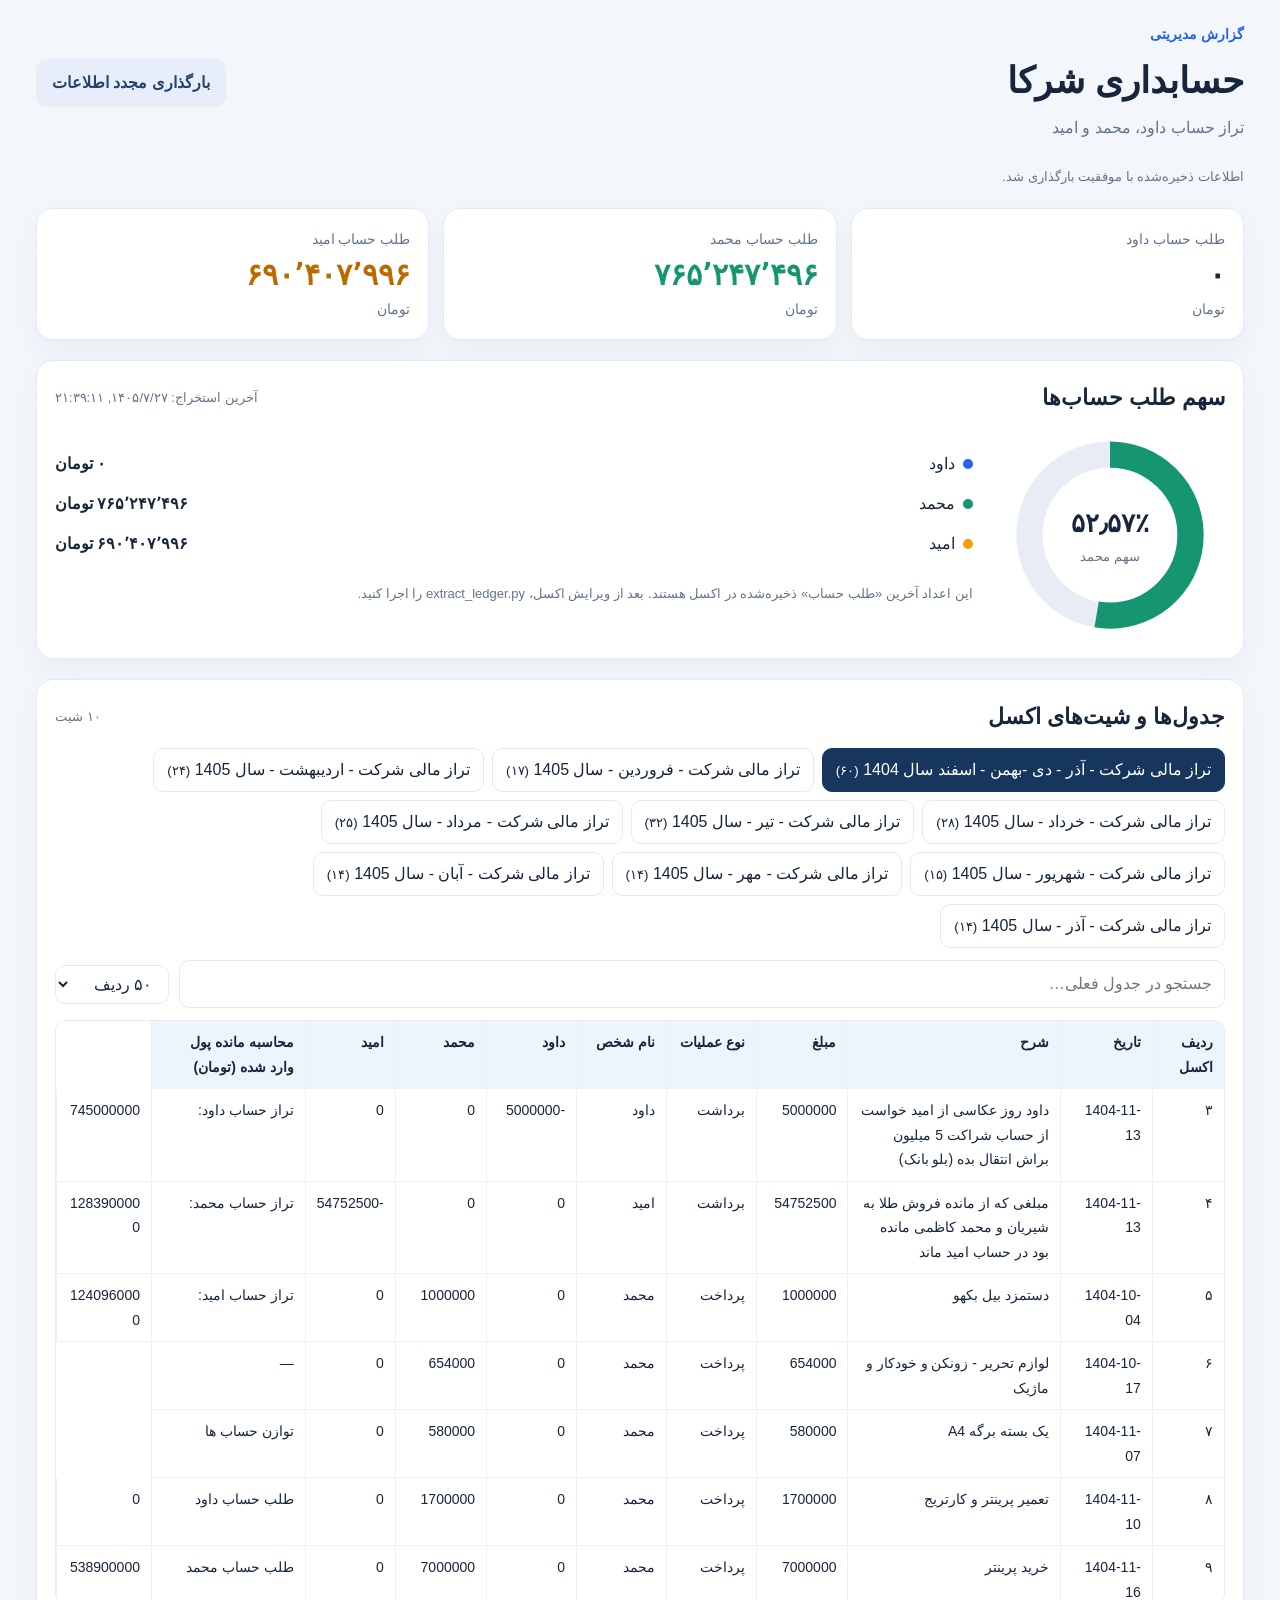
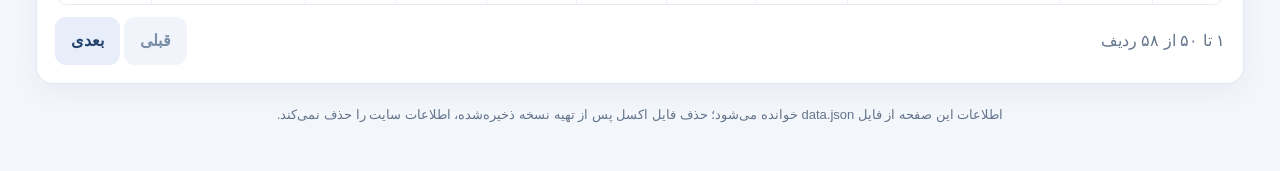
<file: data/ledger/index.html>
<!doctype html>
<html lang="fa" dir="rtl">
<head>
<meta charset="utf-8"><meta name="viewport" content="width=device-width,initial-scale=1">
<meta name="theme-color" content="#10243b">
<title>داشبورد حسابداری شرکا</title>
<style>
:root{--bg:#f3f6fb;--card:#fff;--ink:#17263c;--muted:#64748b;--line:#e3eaf2;--blue:#2563eb;--green:#159570;--orange:#f59e0b;--shadow:0 10px 28px #17365d0b}
*{box-sizing:border-box}body{margin:0;background:var(--bg);color:var(--ink);font-family:"B Nazanin",Tahoma,"Segoe UI",sans-serif;font-size:16px;line-height:1.75}.wrap{max-width:1500px;margin:auto;padding:22px clamp(12px,3vw,36px) 44px}.top{display:flex;justify-content:space-between;align-items:center;gap:16px;flex-wrap:wrap;margin-bottom:22px}.eyebrow{color:var(--blue);font-weight:bold;font-size:14px}h1{font-size:clamp(25px,3vw,36px);margin:2px 0 0}.sub{color:var(--muted);margin:2px 0}.btn{border:0;border-radius:11px;background:var(--blue);color:#fff;padding:10px 16px;font:inherit;font-weight:bold;cursor:pointer}.btn.secondary{background:#e8eef9;color:#23436d}.btn:disabled{opacity:.6;cursor:wait}.grid{display:grid;grid-template-columns:repeat(3,minmax(0,1fr));gap:14px}.card{background:var(--card);border:1px solid var(--line);border-radius:17px;padding:18px;box-shadow:var(--shadow);min-width:0}.metric-label{color:var(--muted);font-size:14px}.metric{font-size:clamp(20px,2.4vw,30px);font-weight:800;overflow-wrap:anywhere;line-height:1.5}.green{color:var(--green)}.orange{color:#b96b00}.section{margin-top:20px}.section-head{display:flex;justify-content:space-between;align-items:center;gap:12px;flex-wrap:wrap;margin-bottom:12px}.section-head h2{margin:0;font-size:22px}.donut-area{display:grid;grid-template-columns:230px 1fr;gap:22px;align-items:center}.donut{width:210px;height:210px;max-width:100%;margin:auto;position:relative}.donut svg{width:100%;height:100%;transform:rotate(-90deg)}.donut-center{position:absolute;inset:0;display:flex;align-items:center;justify-content:center;flex-direction:column;text-align:center}.donut-center strong{font-size:26px}.donut-center span{font-size:13px;color:var(--muted)}.legend{display:grid;gap:12px}.legend-row{display:flex;justify-content:space-between;gap:12px;align-items:center}.dot{display:inline-block;width:10px;height:10px;border-radius:50%;margin-left:8px}.tabs{display:flex;gap:8px;flex-wrap:wrap;margin-bottom:12px}.tab{border:1px solid var(--line);border-radius:10px;padding:7px 13px;background:#fff;color:var(--ink);font:inherit;cursor:pointer}.tab.active{background:#17365d;color:white;border-color:#17365d}.table-tools{display:flex;gap:10px;align-items:center;flex-wrap:wrap;margin-bottom:12px}.table-tools input,.table-tools select{font:inherit;border:1px solid var(--line);border-radius:10px;background:#fff;padding:9px 12px;color:var(--ink)}.table-tools input{flex:1;min-width:190px}.table-wrap{overflow:auto;max-height:65vh;border:1px solid var(--line);border-radius:12px}table{border-collapse:separate;border-spacing:0;width:100%;background:white;font-size:14px;white-space:normal}th,td{padding:9px 11px;border-bottom:1px solid #edf1f6;border-left:1px solid #edf1f6;text-align:right;vertical-align:top;min-width:90px;max-width:360px;overflow-wrap:anywhere}th{position:sticky;top:0;background:#eef4fc;z-index:1;font-weight:800}td:first-child,th:first-child{min-width:55px}.empty{padding:25px;text-align:center;color:var(--muted)}.pagination{display:flex;justify-content:space-between;align-items:center;gap:10px;flex-wrap:wrap;margin-top:12px;color:var(--muted)}.status{color:var(--muted);font-size:13px}.error{color:#b91c1c;background:#fff1f2;padding:12px;border-radius:10px}.hidden{display:none!important}.footer{color:var(--muted);font-size:13px;text-align:center;margin-top:20px}
@media(max-width:800px){.grid{grid-template-columns:1fr}.donut-area{grid-template-columns:1fr}.donut{width:180px;height:180px}.card{padding:14px}.metric{font-size:24px}}
</style>
</head>
<body><main class="wrap">
<header class="top"><div><div class="eyebrow">گزارش مدیریتی</div><h1 id="projectTitle">حسابداری شرکا</h1><p class="sub">تراز حساب داود، محمد و امید</p></div><div><button class="btn secondary" id="reloadBtn">بارگذاری مجدد اطلاعات</button></div></header>
<div id="status" class="status">در حال بارگذاری اطلاعات ذخیره‌شده…</div><div id="error" class="error hidden"></div>
<section class="grid section" id="metrics"><div class="card"><div class="metric-label">طلب حساب داود</div><div class="metric" id="davood">—</div><div class="metric-label">تومان</div></div><div class="card"><div class="metric-label">طلب حساب محمد</div><div class="metric green" id="mohammad">—</div><div class="metric-label">تومان</div></div><div class="card"><div class="metric-label">طلب حساب امید</div><div class="metric orange" id="omid">—</div><div class="metric-label">تومان</div></div></section>
<section class="card section"><div class="section-head"><h2>سهم طلب حساب‌ها</h2><span class="status" id="snapshotDate"></span></div><div class="donut-area"><div class="donut"><svg viewBox="0 0 120 120" aria-label="نمودار سهم طلب"><circle cx="60" cy="60" r="46" fill="none" stroke="#e8edf5" stroke-width="15"/><circle id="spentArc" cx="60" cy="60" r="46" fill="none" stroke="#159570" stroke-width="15" stroke-linecap="butt" stroke-dasharray="0 289"/></svg><div class="donut-center"><strong id="percent">—</strong><span>سهم محمد</span></div></div><div class="legend"><div class="legend-row"><span><i class="dot" style="background:#2563eb"></i>داود</span><strong id="legendDavood">—</strong></div><div class="legend-row"><span><i class="dot" style="background:#159570"></i>محمد</span><strong id="legendMohammad">—</strong></div><div class="legend-row"><span><i class="dot" style="background:#f59e0b"></i>امید</span><strong id="legendOmid">—</strong></div><p class="status">این اعداد آخرین «طلب حساب» ذخیره‌شده در اکسل هستند. بعد از ویرایش اکسل، extract_ledger.py را اجرا کنید.</p></div></div></section>
<section class="card section"><div class="section-head"><h2>جدول‌ها و شیت‌های اکسل</h2><span class="status" id="sheetSummary"></span></div><div class="tabs" id="tabs"></div><div class="table-tools"><input id="search" type="search" placeholder="جستجو در جدول فعلی…"><select id="pageSize"><option value="25">۲۵ ردیف</option><option value="50" selected>۵۰ ردیف</option><option value="100">۱۰۰ ردیف</option><option value="200">۲۰۰ ردیف</option></select></div><div class="table-wrap"><table><thead id="thead"></thead><tbody id="tbody"></tbody></table></div><div class="pagination"><span id="pageInfo"></span><div><button class="btn secondary" id="prev">قبلی</button> <button class="btn secondary" id="next">بعدی</button></div></div></section>
<div class="footer">اطلاعات این صفحه از فایل data.json خوانده می‌شود؛ حذف فایل اکسل پس از تهیه نسخه ذخیره‌شده، اطلاعات سایت را حذف نمی‌کند.</div>
</main>
<script>
const $=id=>document.getElementById(id);let snapshot=null,active=0,page=0;
const fmt=n=>typeof n==='number'&&Number.isFinite(n)?new Intl.NumberFormat('fa-IR',{maximumFractionDigits:2}).format(n):'—';
const safe=v=>v===null||v===undefined||v===''?'—':String(v).replace(/&/g,'&amp;').replace(/</g,'&lt;').replace(/>/g,'&gt;').replace(/"/g,'&quot;').replace(/'/g,'&#39;');
async function loadData(){ $('reloadBtn').disabled=true;$('status').textContent='در حال خواندن نسخه ذخیره‌شده…';$('error').classList.add('hidden');try{const res=await fetch('./data.json?ts='+Date.now(),{cache:'no-store'});if(!res.ok)throw new Error('فایل data.json پیدا نشد (HTTP '+res.status+').');snapshot=await res.json();renderAll();$('status').textContent='اطلاعات ذخیره‌شده با موفقیت بارگذاری شد.';}catch(e){$('error').textContent='خطا در بارگذاری: '+e.message+' — مطمئن شوید فایل data.json کنار index.html قرار دارد.';$('error').classList.remove('hidden');$('status').textContent='بارگذاری ناموفق بود.';}finally{$('reloadBtn').disabled=false;}}
function renderAll(){const c=snapshot.chart||{};$('projectTitle').textContent=snapshot.project||'حسابداری شرکا';$('davood').textContent=fmt(c.davood);$('mohammad').textContent=fmt(c.mohammad);$('omid').textContent=fmt(c.omid);$('legendDavood').textContent=fmt(c.davood)+' تومان';$('legendMohammad').textContent=fmt(c.mohammad)+' تومان';$('legendOmid').textContent=fmt(c.omid)+' تومان';const p=Number(c.percent)||0;$('percent').textContent=fmt(p)+'٪';const circ=2*Math.PI*46;$('spentArc').setAttribute('stroke-dasharray',(circ*p/100)+' '+circ);$('snapshotDate').textContent='آخرین استخراج: '+(snapshot.generatedAt?new Date(snapshot.generatedAt).toLocaleString('fa-IR'):'نامشخص');$('sheetSummary').textContent=fmt((snapshot.sheets||[]).length)+' شیت';renderTabs();renderTable();}
function renderTabs(){const sheets=snapshot?.sheets||[];$('tabs').innerHTML=sheets.map((s,i)=>`<button class="tab ${i===active?'active':''}" data-i="${i}">${safe(s.name)} <small>(${fmt(s.rowCount)})</small></button>`).join('');$('tabs').querySelectorAll('button').forEach(b=>b.addEventListener('click',()=>{active=Number(b.dataset.i);page=0;$('search').value='';renderTabs();renderTable();}));}
function renderTable(){const sh=snapshot?.sheets?.[active];if(!sh){$('thead').innerHTML='';$('tbody').innerHTML='<tr><td class="empty">داده‌ای وجود ندارد.</td></tr>';return;}const rows=sh.rows||[];const header=rows.find(r=>r.rowNumber===sh.headerRow);const headers=header?.cells||[];const data=rows.filter(r=>!header||r.rowNumber>header.rowNumber);const query=$('search').value.trim().toLocaleLowerCase('fa');const filtered=data.filter(r=>!query||r.cells.some(v=>String(v??'').toLocaleLowerCase('fa').includes(query)));const size=Number($('pageSize').value)||50;const pages=Math.max(1,Math.ceil(filtered.length/size));page=Math.min(page,pages-1);const shown=filtered.slice(page*size,(page+1)*size);$('thead').innerHTML='<tr><th>ردیف اکسل</th>'+headers.map((h,i)=>'<th>'+safe(h??('ستون '+(i+1)))+'</th>').join('')+'</tr>';$('tbody').innerHTML=shown.length?shown.map(r=>'<tr><td>'+fmt(r.rowNumber)+'</td>'+Array.from({length:Math.max(headers.length,r.cells.length)},(_,i)=>'<td>'+safe(r.cells[i])+'</td>').join('')+'</tr>').join(''):`<tr><td class="empty" colspan="${headers.length+1}">ردیفی برای نمایش پیدا نشد.</td></tr>`;$('pageInfo').textContent=filtered.length?`${fmt(page*size+1)} تا ${fmt(Math.min((page+1)*size,filtered.length))} از ${fmt(filtered.length)} ردیف`:'بدون نتیجه';$('prev').disabled=page===0;$('next').disabled=page>=pages-1;}
$('reloadBtn').addEventListener('click',loadData);$('search').addEventListener('input',()=>{page=0;renderTable()});$('pageSize').addEventListener('change',()=>{page=0;renderTable()});$('prev').addEventListener('click',()=>{page=Math.max(0,page-1);renderTable()});$('next').addEventListener('click',()=>{page++;renderTable()});loadData();
</script></body></html>
</file>
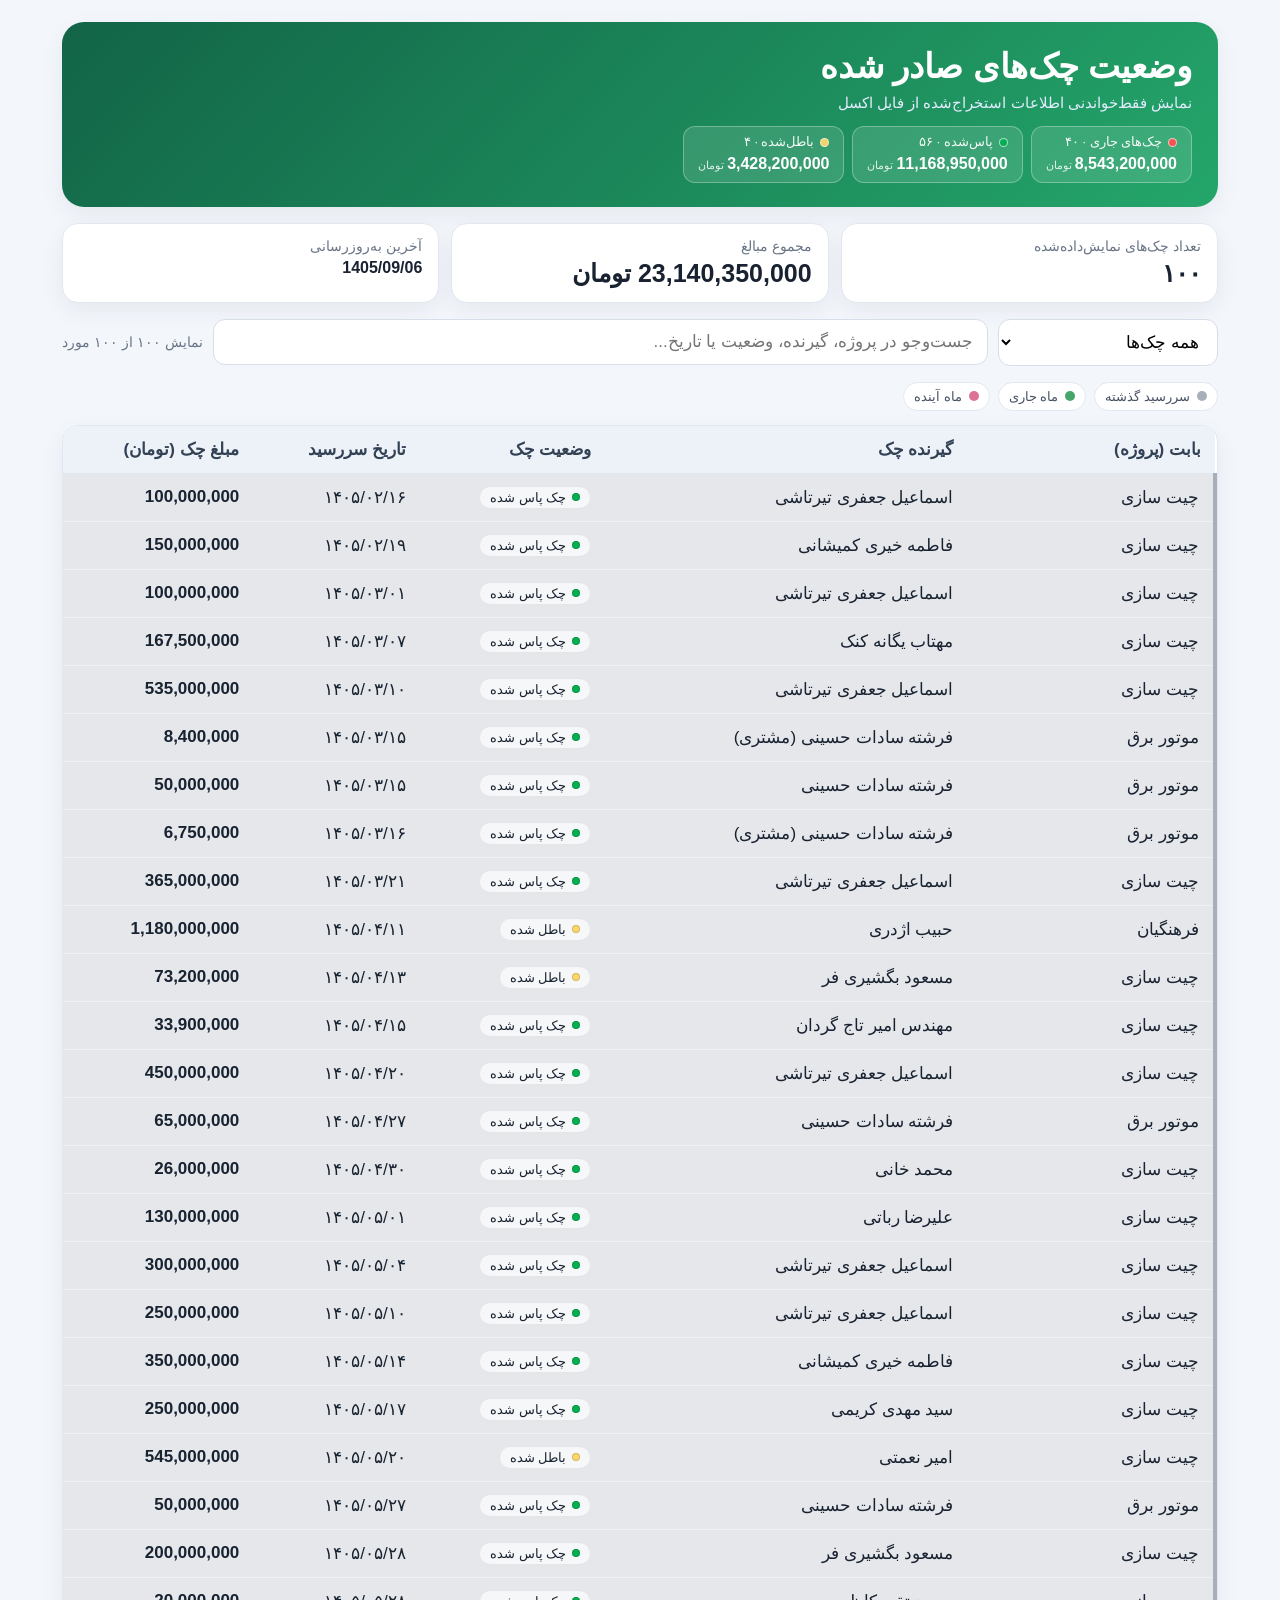
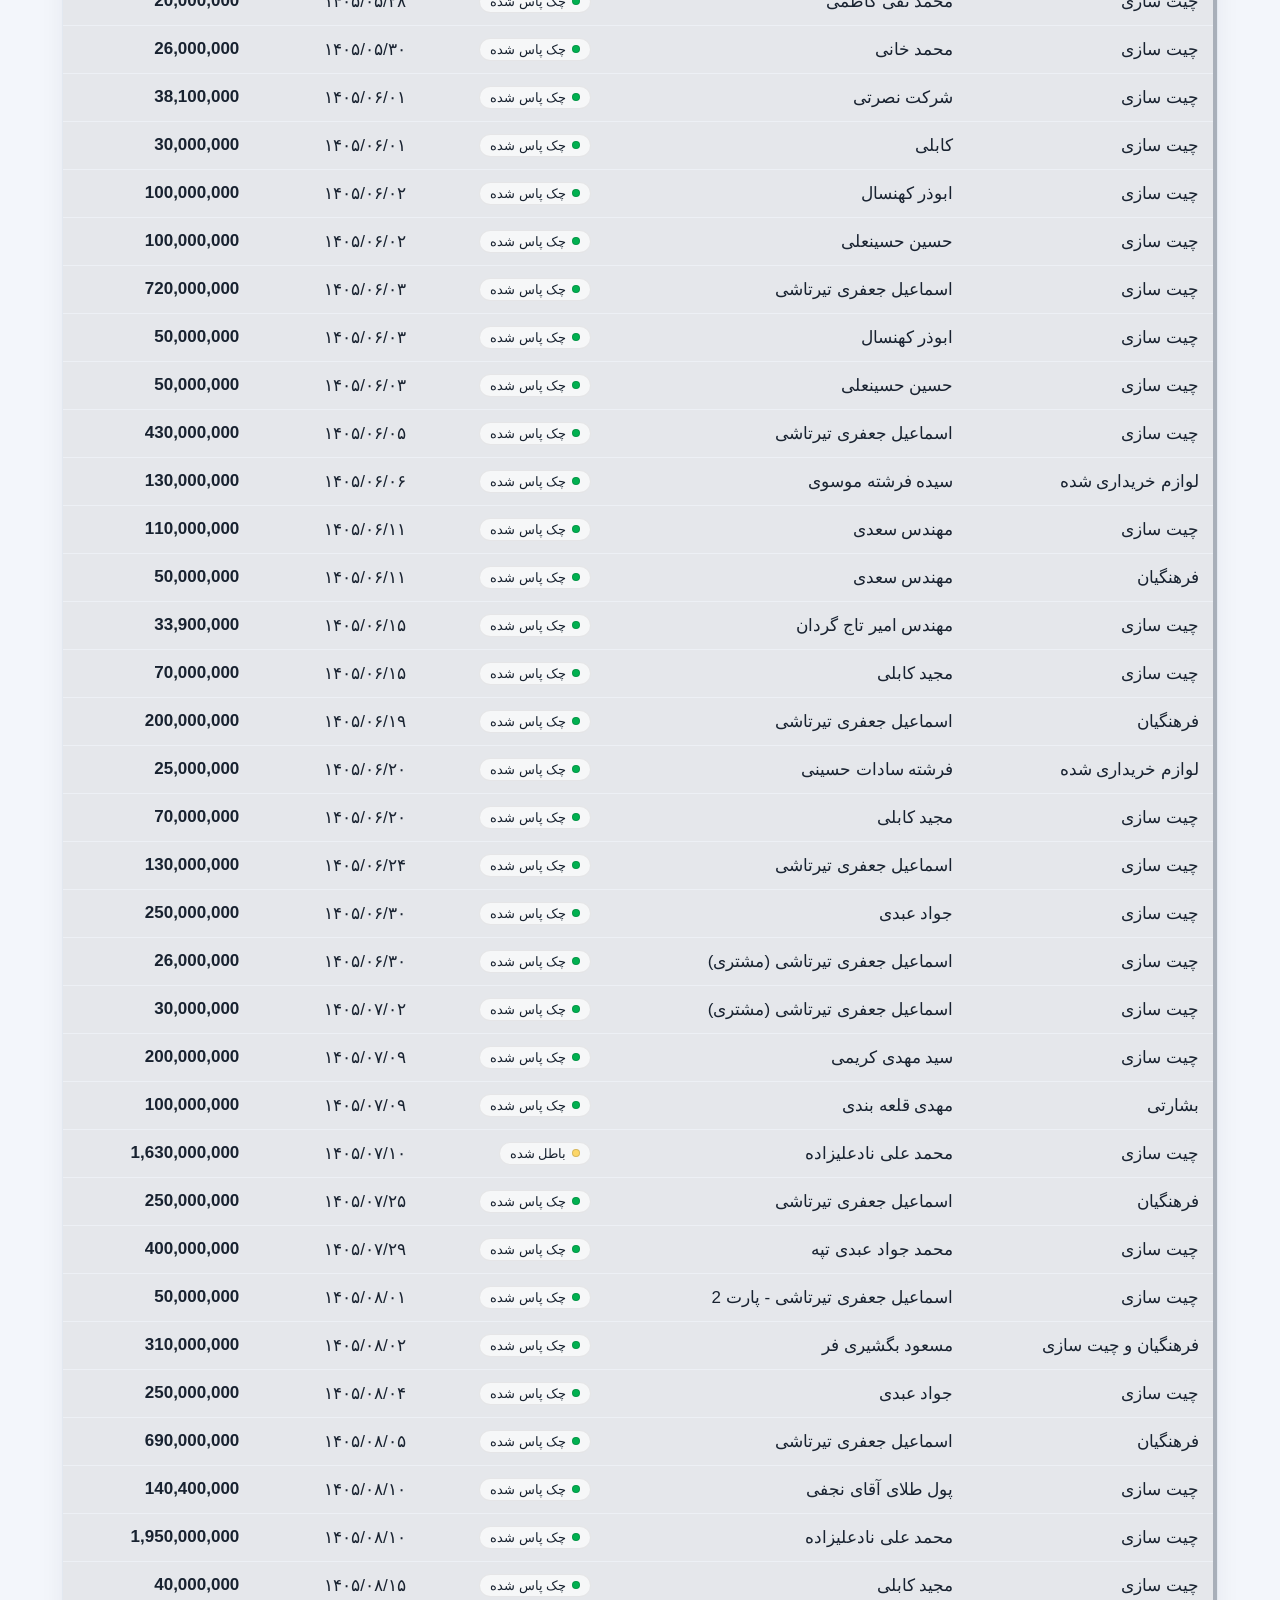
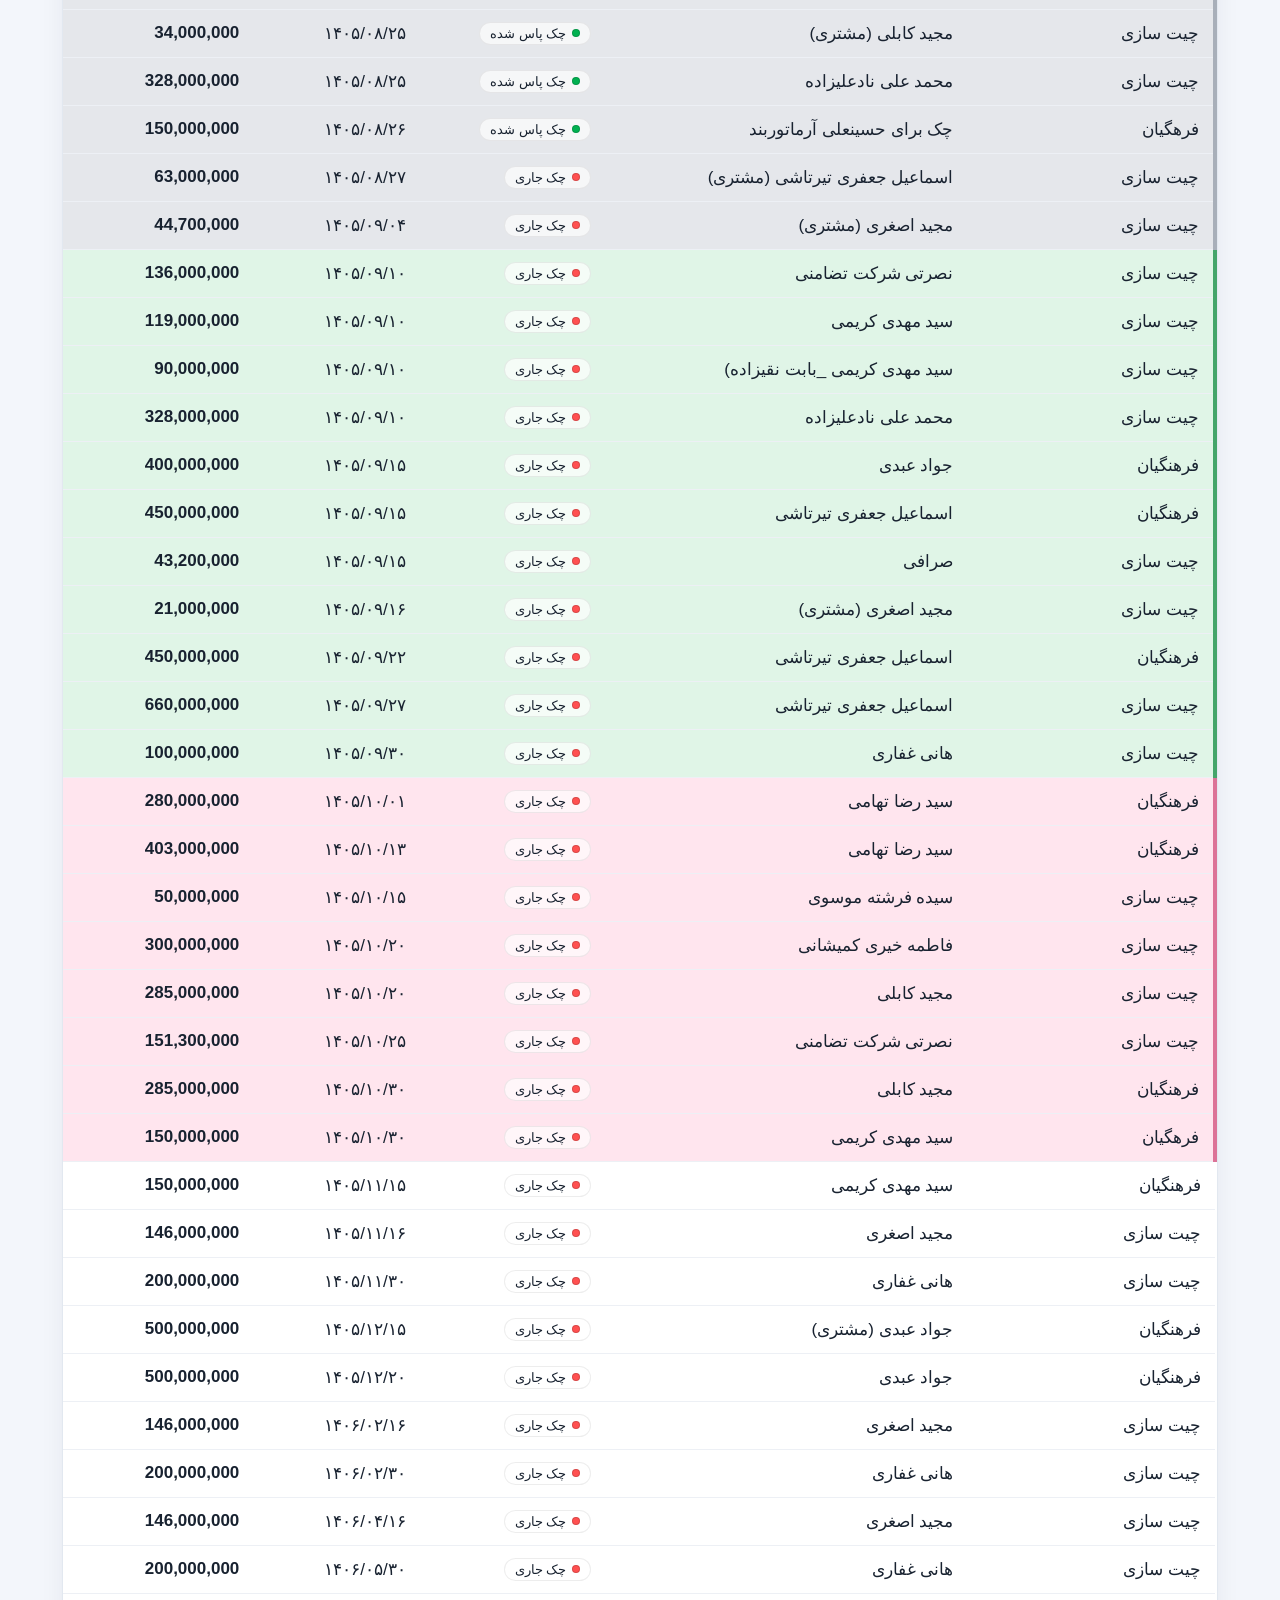
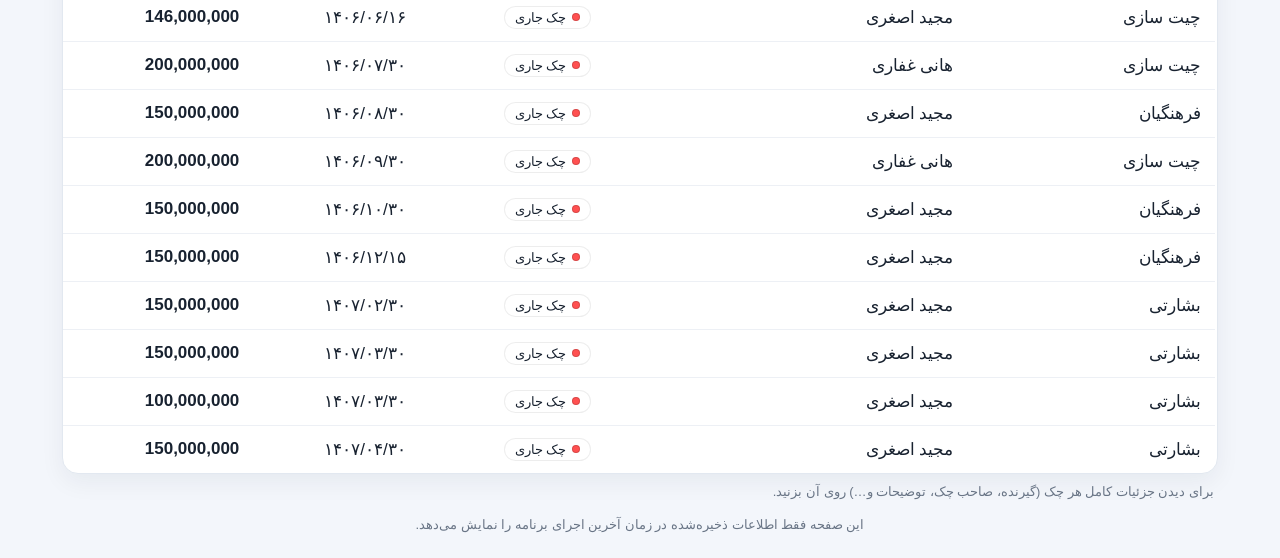
<file: report/cheques/index.html>
<!doctype html>
<html lang="fa" dir="rtl">
<head>
<meta charset="utf-8">
<meta name="viewport" content="width=device-width, initial-scale=1, viewport-fit=cover">
<meta name="color-scheme" content="light">
<meta name="application-name" content="وضعیت چک ها">
<meta name="apple-mobile-web-app-title" content="وضعیت چک ها">
<meta name="apple-mobile-web-app-capable" content="yes">
<meta name="apple-mobile-web-app-status-bar-style" content="default">
<meta name="mobile-web-app-capable" content="yes">
<meta name="theme-color" content="#0f1024">
<link rel="icon" type="image/png" sizes="192x192" href="icon-192.png">
<link rel="icon" type="image/png" sizes="512x512" href="icon-512.png">
<link rel="apple-touch-icon" sizes="180x180" href="apple-touch-icon.png">
<link rel="manifest" href="manifest.webmanifest">
<title>وضعیت چک ها</title>
<style>
:root{--bg:#f3f6fb;--panel:#fff;--ink:#182230;--muted:#697586;--line:#e2e8f0;--past:#e5e7eb;--past-border:#a8afb9;--current:#e0f5e7;--current-border:#45a56a;--next:#ffe5ee;--next-border:#dc7397;--shadow:0 8px 24px rgba(24,34,48,.06);
/* رنگ وضعیت چک، دقیقاً مطابق قوانین رنگ‌بندی فایل اکسل */
--st-passed:#00B050;--st-open:#FF5050;--st-void:#FCD668;--st-other:#cbd5e1}
*{box-sizing:border-box;-webkit-tap-highlight-color:transparent}
body{margin:0;background:var(--bg);color:var(--ink);font-family:"B Nazanin",Tahoma,"Segoe UI",sans-serif;font-size:17px}
body.noscroll{overflow:hidden}
main{max-width:1200px;margin:auto;padding:22px}
.hero{background:linear-gradient(135deg,#126447,#24a66a);color:#fff;border-radius:22px;padding:24px 26px;box-shadow:var(--shadow)}
.hero h1{margin:0 0 8px;font-size:clamp(24px,4vw,34px);font-weight:800}.hero p{margin:0;color:#e3ecff;font-size:15px}
/* خلاصه چک‌های جاری / پاس‌شده / باطل‌شده داخل خود هدر، تا فضای اضافه نگیرد */
.hero-chips{display:grid;grid-template-columns:repeat(3,max-content);gap:8px;margin-top:14px}
.hchip{appearance:none;border:1px solid #ffffff4d;background:#ffffff1f;color:#fff;border-radius:12px;padding:6px 14px;font:inherit;text-align:right;cursor:pointer;line-height:1.5;min-width:0}
.hchip:hover{background:#ffffff33}.hchip.on{background:#ffffff47;border-color:#fff}
.hchip .t{font-size:12.5px;display:flex;align-items:center;gap:6px;white-space:nowrap;opacity:.95}
.hchip .a{font-weight:800;font-size:16px;white-space:nowrap;font-variant-numeric:tabular-nums}
.hchip .a small{font-weight:400;font-size:11px;opacity:.85;margin-right:3px}
.sdot{width:9px;height:9px;border-radius:50%;display:inline-block;flex:0 0 auto;border:1px solid #ffffffb0}
.sdot.passed{background:var(--st-passed)}.sdot.open{background:var(--st-open)}.sdot.void{background:var(--st-void)}.sdot.other{background:var(--st-other)}
.summary{display:grid;grid-template-columns:repeat(3,minmax(0,1fr));gap:12px;margin:16px 0}
.stat{background:var(--panel);border:1px solid var(--line);border-radius:16px;padding:14px 16px;box-shadow:var(--shadow);min-width:0}
.stat .label{color:var(--muted);font-size:14px}.stat .value{font-weight:800;font-size:clamp(18px,2.8vw,25px);margin-top:5px;overflow-wrap:anywhere}
.controls{display:flex;gap:10px;align-items:center;margin:16px 0;flex-wrap:wrap}
.search{flex:1;min-width:220px;border:1px solid #d6deea;background:#fff;border-radius:12px;padding:12px 14px;font:inherit;outline:none}
.search:focus{border-color:#2859a8;box-shadow:0 0 0 3px #2859a81a}.count{color:var(--muted);font-size:14px}
.legend{display:flex;gap:8px;flex-wrap:wrap;margin:0 0 14px}
.legend span{display:inline-flex;align-items:center;gap:7px;font-size:13px;color:#465164;background:#fff;border:1px solid var(--line);border-radius:999px;padding:6px 10px}
.dot{width:10px;height:10px;border-radius:50%;display:inline-block}.dot.past{background:var(--past-border)}.dot.current{background:var(--current-border)}.dot.next{background:var(--next-border)}
.table-wrap{background:var(--panel);border:1px solid var(--line);border-radius:16px;overflow:hidden;box-shadow:var(--shadow)}
table{border-collapse:collapse;width:100%}thead th{background:#edf2f9;color:#334155;text-align:right;font-weight:800;padding:13px 14px;white-space:nowrap;border-bottom:1px solid var(--line)}
tbody td{padding:12px 14px;border-bottom:1px solid #edf0f5;vertical-align:middle}tbody tr:last-child td{border-bottom:0}
tbody tr[data-i]{cursor:pointer;outline:none}tbody tr[data-i]:hover td,tbody tr[data-i]:focus-visible td{filter:brightness(.97)}
tbody tr.past{background:var(--past)}tbody tr.current{background:var(--current)}tbody tr.next{background:var(--next)}
tbody tr.past td:first-child{border-right:4px solid var(--past-border)}tbody tr.current td:first-child{border-right:4px solid var(--current-border)}tbody tr.next td:first-child{border-right:4px solid var(--next-border)}
.amount{font-weight:800;white-space:nowrap;font-variant-numeric:tabular-nums}
.status{display:inline-flex;align-items:center;gap:6px;border:1px solid #00000012;background:#ffffffa8;border-radius:999px;padding:3px 10px;font-size:13px;white-space:nowrap}
.status .sdot{border-color:#00000026;width:8px;height:8px}
.mobile-list{display:none}.empty{padding:28px;text-align:center;color:var(--muted)}
.hint{color:var(--muted);font-size:13px;margin:10px 4px 0}
footer{text-align:center;color:var(--muted);font-size:13px;padding:18px 0 4px}

/* پنجره جزئیات چک: در موبایل از پایین باز می‌شود، در دسکتاپ وسط صفحه */
#sheet{position:fixed;inset:0;z-index:5000;display:flex;align-items:flex-end;justify-content:center;background:#0c0a0980;opacity:0;visibility:hidden;transition:opacity .2s,visibility .2s}
#sheet.open{opacity:1;visibility:visible}
.sheet-box{width:100%;max-width:540px;max-height:90vh;max-height:90dvh;overflow:auto;background:#fff;border-radius:22px 22px 0 0;padding:8px 18px calc(18px + env(safe-area-inset-bottom));box-shadow:0 -10px 40px #00000040;transform:translateY(40px);transition:transform .25s cubic-bezier(.2,.9,.3,1)}
#sheet.open .sheet-box{transform:none}
.grab{width:42px;height:5px;border-radius:9px;background:#d5dbe5;margin:4px auto 10px}
.sheet-top{display:flex;justify-content:space-between;align-items:center;gap:10px;margin-bottom:10px}
.x{border:0;background:#eef2f7;width:36px;height:36px;border-radius:50%;font-size:18px;line-height:1;cursor:pointer;flex:0 0 auto}
.st-badge{display:inline-flex;align-items:center;gap:8px;border-radius:999px;padding:3px 16px;font-weight:800;font-size:16px;color:#fff;background:var(--st-other)}
.st-badge.passed{background:var(--st-passed)}.st-badge.open{background:var(--st-open)}.st-badge.void{background:var(--st-void);color:#4a3b00}
.d-recipient{font-size:21px;font-weight:800;line-height:1.5;overflow-wrap:anywhere}
.d-amount{font-size:22px;font-weight:900;margin:2px 0 12px;font-variant-numeric:tabular-nums}
.d-amount small{font-size:13px;font-weight:500;color:var(--muted);margin-right:4px}
.d-grid{display:grid;grid-template-columns:1fr 1fr;gap:9px}
.d-item{background:#f7f9fc;border:1px solid var(--line);border-radius:12px;padding:7px 12px;min-width:0}
.d-item.full{grid-column:1/-1}
.d-item span{display:block;color:var(--muted);font-size:13px;line-height:1.6}
.d-item b{font-size:17px;overflow-wrap:anywhere;font-weight:800}
.d-note{white-space:pre-wrap;word-break:break-word;line-height:2;font-size:17px;font-weight:400}
.d-nav{display:flex;justify-content:space-between;align-items:center;gap:8px;margin-top:14px}
.d-nav button{flex:1;border:1px solid var(--line);background:#fff;border-radius:10px;padding:9px;font:inherit;cursor:pointer;min-height:42px}
.d-nav button:disabled{opacity:.45;cursor:default}
.d-nav .pos{color:var(--muted);font-size:13px;flex:0 0 auto}

@media(min-width:761px){#sheet{align-items:center}.sheet-box{border-radius:22px;padding-top:18px}.grab{display:none}}
@media(max-width:760px){
 main{padding:12px calc(12px + env(safe-area-inset-right)) calc(20px + env(safe-area-inset-bottom)) calc(12px + env(safe-area-inset-left))}.hero{padding:19px 17px;border-radius:17px}.summary{grid-template-columns:1fr 1fr;gap:9px}.stat{padding:12px}.summary .stat:last-child{grid-column:1/-1}
 .hero-chips{grid-template-columns:repeat(3,minmax(0,1fr));gap:6px;margin-top:12px}
 .hchip{padding:6px 7px;border-radius:10px}.hchip .t{font-size:11px;gap:4px}.hchip .a{font-size:12.5px}.hchip .a small{display:none}
 .table-wrap{display:none}.mobile-list{display:grid;gap:10px}
 .cheque-card{border:1px solid var(--line);border-radius:15px;overflow:hidden;background:#fff;box-shadow:0 4px 14px rgba(24,34,48,.05);cursor:pointer;outline:none}
 .cheque-card:active{filter:brightness(.97)}
 .cheque-card.past{background:var(--past);border-color:var(--past-border)}.cheque-card.current{background:var(--current);border-color:var(--current-border)}.cheque-card.next{background:var(--next);border-color:var(--next-border)}
 .card-top{display:flex;align-items:flex-start;justify-content:space-between;gap:10px;padding:13px 14px 9px}.recipient{font-weight:800;font-size:18px;overflow-wrap:anywhere}
 .project{color:#596579;font-size:13px;margin-top:3px}.card-amount{font-size:18px;font-weight:900;white-space:nowrap;text-align:left}
 .card-details{display:grid;grid-template-columns:repeat(3,minmax(0,1fr));gap:5px;padding:0 9px 10px}
 .detail{background:#ffffffa6;border-radius:8px;padding:6px 5px;min-width:0;text-align:center}
 .detail .k{font-size:10px;line-height:1.35;color:#697586;white-space:nowrap;overflow:hidden;text-overflow:ellipsis}
 .detail .v{font-size:12px;line-height:1.5;font-weight:700;white-space:nowrap;overflow:hidden;text-overflow:ellipsis;margin-top:2px}
 .detail .v .sdot{width:8px;height:8px;margin-left:4px;border-color:#00000026}
 @media(max-width:360px){.detail{padding:5px 3px}.detail .k{font-size:9px}.detail .v{font-size:11px}.hero-chips{grid-template-columns:1fr}}
 .controls{margin:12px 0}.search{min-width:0;width:100%}.controls select.search{flex:1 1 100%!important}
 .d-grid{gap:8px}
}
@media(prefers-reduced-motion:reduce){*{transition:none!important}}
</style>
</head>
<body>
<main>
<header class="hero"><h1>وضعیت چک‌های صادر شده</h1><p>نمایش فقط‌خواندنی اطلاعات استخراج‌شده از فایل اکسل</p>
<div class="hero-chips" id="hero-chips" aria-label="خلاصه چک‌های جاری، پاس‌شده و باطل‌شده"></div></header>
<section class="summary" aria-label="خلاصه">
<div class="stat"><div class="label">تعداد چک‌های نمایش‌داده‌شده</div><div class="value" id="count">—</div></div>
<div class="stat"><div class="label">مجموع مبالغ</div><div class="value" id="total">—</div></div>
<div class="stat"><div class="label">آخرین به‌روزرسانی</div><div class="value" id="updated" style="font-size:16px">—</div></div>
</section>
<div class="controls">
<select class="search" id="period-filter" aria-label="فیلتر ماه" style="flex:0 1 220px">
<option value="all">همه چک‌ها </option>
<option value="unpassed">همه چک‌های پاس‌نشده</option>

<option value="current">فقط ماه جاری</option>
<option value="next">فقط ماه آینده</option>
<option value="open">فقط چک‌های جاری</option>
<option value="passed">فقط چک‌های پاس‌شده</option>
<option value="void">فقط چک‌های باطل‌شده</option>
</select>
<input class="search" id="search" type="search" placeholder="جست‌وجو در پروژه، گیرنده، وضعیت یا تاریخ..." aria-label="جست‌وجو">
<span class="count" id="result-count"></span></div>
<div class="legend"><span><i class="dot past"></i>سررسید گذشته</span><span><i class="dot current"></i>ماه جاری</span><span><i class="dot next"></i>ماه آینده</span></div>
<section class="table-wrap"><table><thead><tr><th>بابت (پروژه)</th><th>گیرنده چک</th><th>وضعیت چک</th><th>تاریخ سررسید</th><th>مبلغ چک (تومان)</th></tr></thead><tbody id="table-body"></tbody></table></section>
<section class="mobile-list" id="mobile-list"></section>
<p class="hint">برای دیدن جزئیات کامل هر چک (گیرنده، صاحب چک، توضیحات و…) روی آن بزنید.</p>
<footer>این صفحه فقط اطلاعات ذخیره‌شده در زمان آخرین اجرای برنامه را نمایش می‌دهد.</footer>
</main>

<div id="sheet" aria-hidden="true"><div class="sheet-box" role="dialog" aria-modal="true" aria-label="جزئیات چک" id="sheet-box"></div></div>

<script>
const DATA = {"updatedAt":"1405/09/06","rows":[{"project":"چیت سازی","recipient":"اسماعیل جعفری تیرتاشی","status":"چک پاس شده","dueDate":"1405/02/16","amount":100000000,"period":"past","passed":true,"state":"passed","note":"خرید میله گرد مرحله اول ( چک) - پارت سوم","owner":"داود مصطفوی","issueDate":"1405-02-16"},{"project":"چیت سازی","recipient":"فاطمه خیری کمیشانی","status":"چک پاس شده","dueDate":"1405/02/19","amount":150000000,"period":"past","passed":true,"state":"passed","note":"پارت اول بتن برای پی و ستون پارکینگ","owner":"داود مصطفوی","issueDate":"1405-02-19"},{"project":"چیت سازی","recipient":"اسماعیل جعفری تیرتاشی","status":"چک پاس شده","dueDate":"1405/03/01","amount":100000000,"period":"past","passed":true,"state":"passed","note":"خرید میله گرد مرحله اول ( چک) - پارت چهارم","owner":"داود مصطفوی","issueDate":"1405-03-01"},{"project":"چیت سازی","recipient":"مهتاب یگانه کنک","status":"چک پاس شده","dueDate":"1405/03/07","amount":167500000,"period":"past","passed":true,"state":"passed","note":"خرید یونولیت - سقف اول","owner":"محمد مصطفوی","issueDate":"1405-03-07"},{"project":"چیت سازی","recipient":"اسماعیل جعفری تیرتاشی","status":"چک پاس شده","dueDate":"1405/03/10","amount":535000000,"period":"past","passed":true,"state":"passed","note":"خرید میلگرد برای سقف اول و ستون","owner":"محمد مصطفوی","issueDate":"1405-03-10"},{"project":"موتور برق","recipient":"فرشته سادات حسینی (مشتری)","status":"چک پاس شده","dueDate":"1405/03/15","amount":8400000,"period":"past","passed":true,"state":"passed","note":"پرداخت به کمیل راییجی بابت بدهی های قبلی (حبیبی اومالی)","owner":"مشتری","issueDate":"1405-03-15"},{"project":"موتور برق","recipient":"فرشته سادات حسینی","status":"چک پاس شده","dueDate":"1405/03/15","amount":50000000,"period":"past","passed":true,"state":"passed","note":"پرداخت چک به کمیل راییجی بابت بدهی موتور برق","owner":"محمد مصطفوی","issueDate":"1405-03-15"},{"project":"موتور برق","recipient":"فرشته سادات حسینی (مشتری)","status":"چک پاس شده","dueDate":"1405/03/16","amount":6750000,"period":"past","passed":true,"state":"passed","note":"پرداخت به کمیل راییجی بابت بدهی های قبلی (مهدی فتحی)","owner":"مشتری","issueDate":"1405-03-16"},{"project":"چیت سازی","recipient":"اسماعیل جعفری تیرتاشی","status":"چک پاس شده","dueDate":"1405/03/21","amount":365000000,"period":"past","passed":true,"state":"passed","note":"خرید میله گرد مرحله اول ( چک) - سررسید 21 خرداد 405","owner":"محمد مصطفوی","issueDate":"1405-03-21"},{"project":"فرهنگیان","recipient":"حبیب اژدری","status":"باطل شده","dueDate":"1405/04/11","amount":1180000000,"period":"past","passed":false,"state":"void","note":"پرداخت کمیسیون فروش + بخشی از باقیمانده قیمت زمین (نقدی 1180)","owner":"محمد مصطفوی","issueDate":"1405-04-11"},{"project":"چیت سازی","recipient":"مسعود بگشیری فر","status":"باطل شده","dueDate":"1405/04/13","amount":73200000,"period":"past","passed":false,"state":"void","note":"خرید یونولیت سقفی - 220 عدد - هر عدد 830 از تهران","owner":"محمد مصطفوی","issueDate":"1405-04-06"},{"project":"چیت سازی","recipient":"مهندس امیر تاج گردان","status":"چک پاس شده","dueDate":"1405/04/15","amount":33900000,"period":"past","passed":true,"state":"passed","note":"پرداخت هزینه نظام مهندسی - چک اول","owner":"محمد مصطفوی","issueDate":"1405-04-15"},{"project":"چیت سازی","recipient":"اسماعیل جعفری تیرتاشی","status":"چک پاس شده","dueDate":"1405/04/20","amount":450000000,"period":"past","passed":true,"state":"passed","note":"میلگرد سقف اول و ستون روی سقف اول","owner":"داود مصطفوی","issueDate":"1405-04-20"},{"project":"موتور برق","recipient":"فرشته سادات حسینی","status":"چک پاس شده","dueDate":"1405/04/27","amount":65000000,"period":"past","passed":true,"state":"passed","note":"پرداخت چک به کمیل راییجی بابت بدهی موتور برق","owner":"محمد مصطفوی","issueDate":"1405-04-27"},{"project":"چیت سازی","recipient":"محمد خانی","status":"چک پاس شده","dueDate":"1405/04/30","amount":26000000,"period":"past","passed":true,"state":"passed","note":"خرید ماسه (مرحله دوم)","owner":"محمد مصطفوی","issueDate":"1405-04-30"},{"project":"چیت سازی","recipient":"علیرضا رباتی","status":"چک پاس شده","dueDate":"1405/05/01","amount":130000000,"period":"past","passed":true,"state":"passed","note":"خرید سیم برق از علیرضا رباتی","owner":"داود مصطفوی","issueDate":"1405-05-31"},{"project":"چیت سازی","recipient":"اسماعیل جعفری تیرتاشی","status":"چک پاس شده","dueDate":"1405/05/04","amount":300000000,"period":"past","passed":true,"state":"passed","note":"خرید میله گرد برای سقف دوم","owner":"محمد مصطفوی","issueDate":"-"},{"project":"چیت سازی","recipient":"اسماعیل جعفری تیرتاشی","status":"چک پاس شده","dueDate":"1405/05/10","amount":250000000,"period":"past","passed":true,"state":"passed","note":"خرید میله گرد برای ستون طبقه دوم -خاموت ٣٠٠-سنجاقی ۵٠٠-١٨ یک باندل","owner":"محمد مصطفوی","issueDate":"1405-04-06"},{"project":"چیت سازی","recipient":"فاطمه خیری کمیشانی","status":"چک پاس شده","dueDate":"1405/05/14","amount":350000000,"period":"past","passed":true,"state":"passed","note":"پارت اول بتن برای پی و ستون پارکینگ","owner":"داود مصطفوی","issueDate":"1405-05-14"},{"project":"چیت سازی","recipient":"سید مهدی کریمی","status":"چک پاس شده","dueDate":"1405/05/17","amount":250000000,"period":"past","passed":true,"state":"passed","note":"خرید تیرچه سقف اول - 51 عدد 7 عدد اضافه + سقف دوم همان تعداد","owner":"محمد مصطفوی","issueDate":"1405-05-17"},{"project":"چیت سازی","recipient":"امیر نعمتی","status":"باطل شده","dueDate":"1405/05/20","amount":545000000,"period":"past","passed":false,"state":"void","note":"پول نزول از برای پاس شدن چک میلگرد جعفری","owner":"محمد مصطفوی","issueDate":"1405-04-20"},{"project":"موتور برق","recipient":"فرشته سادات حسینی","status":"چک پاس شده","dueDate":"1405/05/27","amount":50000000,"period":"past","passed":true,"state":"passed","note":"پرداخت چک به کمیل راییجی بابت بدهی موتور برق","owner":"محمد مصطفوی","issueDate":"1405-05-27"},{"project":"چیت سازی","recipient":"مسعود بگشیری فر","status":"چک پاس شده","dueDate":"1405/05/28","amount":200000000,"period":"past","passed":true,"state":"passed","note":"یونولیت نهایی سقف چهارم و پنجم","owner":"داود مصطفوی","issueDate":"1405-05-04"},{"project":"چیت سازی","recipient":"محمد تقی کاظمی","status":"چک پاس شده","dueDate":"1405/05/28","amount":20000000,"period":"past","passed":true,"state":"passed","note":"پرداخت بخشی از تخلف پروانه (چک)","owner":"داود مصطفوی","issueDate":"1405-05-27"},{"project":"چیت سازی","recipient":"محمد خانی","status":"چک پاس شده","dueDate":"1405/05/30","amount":26000000,"period":"past","passed":true,"state":"passed","note":"خرید ماسه (مرحله اول)","owner":"داود مصطفوی","issueDate":"1405-05-30"},{"project":"چیت سازی","recipient":"شرکت نصرتی","status":"چک پاس شده","dueDate":"1405/06/01","amount":38100000,"period":"past","passed":true,"state":"passed","note":"خرید آجر","owner":"محمد مصطفوی","issueDate":"1405-06-01"},{"project":"چیت سازی","recipient":"کابلی","status":"چک پاس شده","dueDate":"1405/06/01","amount":30000000,"period":"past","passed":true,"state":"passed","note":"پرداخت بخشی از هزینه شاسی کشی و آسانسور - کابلی","owner":"داود مصطفوی","issueDate":"1405-05-29"},{"project":"چیت سازی","recipient":"ابوذر کهنسال","status":"چک پاس شده","dueDate":"1405/06/02","amount":100000000,"period":"past","passed":true,"state":"passed","note":"دستمزد آرماتور بندی - پایان ستون سقف چهارم","owner":"داود مصطفوی","issueDate":"1405-05-27"},{"project":"چیت سازی","recipient":"حسین حسینعلی","status":"چک پاس شده","dueDate":"1405/06/02","amount":100000000,"period":"past","passed":true,"state":"passed","note":"دستمزد آرماتور بندی - پایان ستون سقف چهارم","owner":"داود مصطفوی","issueDate":"1405-05-27"},{"project":"چیت سازی","recipient":"اسماعیل جعفری تیرتاشی","status":"چک پاس شده","dueDate":"1405/06/03","amount":720000000,"period":"past","passed":true,"state":"passed","note":"خرید میلگرد برای سقف سوم و چهارم و ستون","owner":"محمد مصطفوی","issueDate":"1405-04-17"},{"project":"چیت سازی","recipient":"ابوذر کهنسال","status":"چک پاس شده","dueDate":"1405/06/03","amount":50000000,"period":"past","passed":true,"state":"passed","note":"دستمزد آرماتور بندی - پایان ستون سقف چهارم","owner":"داود مصطفوی","issueDate":"1405-05-27"},{"project":"چیت سازی","recipient":"حسین حسینعلی","status":"چک پاس شده","dueDate":"1405/06/03","amount":50000000,"period":"past","passed":true,"state":"passed","note":"دستمزد آرماتور بندی - پایان ستون سقف چهارم","owner":"داود مصطفوی","issueDate":"1405-05-27"},{"project":"چیت سازی","recipient":"اسماعیل جعفری تیرتاشی","status":"چک پاس شده","dueDate":"1405/06/05","amount":430000000,"period":"past","passed":true,"state":"passed","note":"خرید نهایی میلگرد برای چیت سازی","owner":"داود مصطفوی","issueDate":"1405-05-04"},{"project":"لوازم خریداری شده","recipient":"سیده فرشته موسوی","status":"چک پاس شده","dueDate":"1405/06/06","amount":130000000,"period":"past","passed":true,"state":"passed","note":"خرید دو عدد بالابر ساختمانی از کمیل راییجی","owner":"داود مصطفوی","issueDate":"1405-05-06"},{"project":"چیت سازی","recipient":"مهندس سعدی","status":"چک پاس شده","dueDate":"1405/06/11","amount":110000000,"period":"past","passed":true,"state":"passed","note":"پرداخت هزینه طراحی مجدد نقشه","owner":"داود مصطفوی","issueDate":"1405-05-17"},{"project":"فرهنگیان","recipient":"مهندس سعدی","status":"چک پاس شده","dueDate":"1405/06/11","amount":50000000,"period":"past","passed":true,"state":"passed","note":"پرداخت هزینه طراحی  نقشه","owner":"داود مصطفوی","issueDate":"1405-05-17"},{"project":"چیت سازی","recipient":"مهندس امیر تاج گردان","status":"چک پاس شده","dueDate":"1405/06/15","amount":33900000,"period":"past","passed":true,"state":"passed","note":"پرداخت هزینه نظام مهندسی - چک دوم","owner":"محمد مصطفوی","issueDate":"1405-06-15"},{"project":"چیت سازی","recipient":"مجید کابلی","status":"چک پاس شده","dueDate":"1405/06/15","amount":70000000,"period":"past","passed":true,"state":"passed","note":"بابت خرید و شاسی کشی آسانسور","owner":"داود مصطفوی","issueDate":"1405-05-25"},{"project":"فرهنگیان","recipient":"اسماعیل جعفری تیرتاشی","status":"چک پاس شده","dueDate":"1405/06/19","amount":200000000,"period":"past","passed":true,"state":"passed","note":"بابت میلگرد پی و ستون فرهنگیان","owner":"داود مصطفوی","issueDate":"1405-05-24"},{"project":"لوازم خریداری شده","recipient":"فرشته سادات حسینی","status":"چک پاس شده","dueDate":"1405/06/20","amount":25000000,"period":"past","passed":true,"state":"passed","note":"پرداخت چک به کمیل راییجی بابت بدهی وسایل خریده شده","owner":"محمد مصطفوی","issueDate":"1405-06-20"},{"project":"چیت سازی","recipient":"مجید کابلی","status":"چک پاس شده","dueDate":"1405/06/20","amount":70000000,"period":"past","passed":true,"state":"passed","note":"بابت خرید و شاسی کشی آسانسور","owner":"داود مصطفوی","issueDate":"1405-05-25"},{"project":"چیت سازی","recipient":"اسماعیل جعفری تیرتاشی","status":"چک پاس شده","dueDate":"1405/06/24","amount":130000000,"period":"past","passed":true,"state":"passed","note":"بابت خریدن والپست و نبشی","owner":"داود مصطفوی","issueDate":"1405-05-24"},{"project":"چیت سازی","recipient":"جواد عبدی","status":"چک پاس شده","dueDate":"1405/06/30","amount":250000000,"period":"past","passed":true,"state":"passed","note":"خرید بتن آماده  برای سقف اول","owner":"محمد مصطفوی","issueDate":"1405-06-30"},{"project":"چیت سازی","recipient":"اسماعیل جعفری تیرتاشی (مشتری)","status":"چک پاس شده","dueDate":"1405/06/30","amount":26000000,"period":"past","passed":true,"state":"passed","note":"بابت خریدن والپست و نبشی","owner":"مشتری","issueDate":"1405-05-24"},{"project":"چیت سازی","recipient":"اسماعیل جعفری تیرتاشی (مشتری)","status":"چک پاس شده","dueDate":"1405/07/02","amount":30000000,"period":"past","passed":true,"state":"passed","note":"بابت خریدن والپست و نبشی","owner":"مشتری","issueDate":"1405-05-24"},{"project":"چیت سازی","recipient":"سید مهدی کریمی","status":"چک پاس شده","dueDate":"1405/07/09","amount":200000000,"period":"past","passed":true,"state":"passed","note":"چک برای تیرچه سقف سوم و چهارم","owner":"محمد مصطفوی","issueDate":"1405-04-29"},{"project":"بشارتی","recipient":"مهدی قلعه بندی","status":"چک پاس شده","dueDate":"1405/07/09","amount":100000000,"period":"past","passed":true,"state":"passed","note":"بخشی از دستمزد مهندس مجری - پارت آخر","owner":"محمد مصطفوی","issueDate":"1405-02-12"},{"project":"چیت سازی","recipient":"محمد علی نادعلیزاده","status":"باطل شده","dueDate":"1405/07/10","amount":1630000000,"period":"past","passed":false,"state":"void","note":"گرفتن پول بابت پاس شدن چکها","owner":"داود مصطفوی","issueDate":"1405-05-08"},{"project":"فرهنگیان","recipient":"اسماعیل جعفری تیرتاشی","status":"چک پاس شده","dueDate":"1405/07/25","amount":250000000,"period":"past","passed":true,"state":"passed","note":"بابت خرید میلگرد فرهنگیان - سقف اول و ستون طبقه اول","owner":"داود مصطفوی","issueDate":"1405-07-22"},{"project":"چیت سازی","recipient":"محمد جواد عبدی تپه","status":"چک پاس شده","dueDate":"1405/07/29","amount":400000000,"period":"past","passed":true,"state":"passed","note":"چک برای بتن","owner":"محمد مصطفوی","issueDate":"1405-04-29"},{"project":"چیت سازی","recipient":"اسماعیل جعفری تیرتاشی - پارت 2","status":"چک پاس شده","dueDate":"1405/08/01","amount":50000000,"period":"past","passed":true,"state":"passed","note":"بابت خرید نبشی و ناودانی و صفحه برای آسانسور  - پارت دوم","owner":"داود مصطفوی","issueDate":"1405-06-27"},{"project":"فرهنگیان و چیت سازی","recipient":"مسعود بگشیری فر","status":"چک پاس شده","dueDate":"1405/08/02","amount":310000000,"period":"past","passed":true,"state":"passed","note":"بابت یونولیت سقفی فرهنگیان و ورقی چیت سازی","owner":"داود مصطفوی","issueDate":"1405-05-27"},{"project":"چیت سازی","recipient":"جواد عبدی","status":"چک پاس شده","dueDate":"1405/08/04","amount":250000000,"period":"past","passed":true,"state":"passed","note":"خرید بتن آماده برای ستون طبقه اول و بخشی از سقف دوم","owner":"محمد مصطفوی","issueDate":"1405-08-04"},{"project":"فرهنگیان","recipient":"اسماعیل جعفری تیرتاشی","status":"چک پاس شده","dueDate":"1405/08/05","amount":690000000,"period":"past","passed":true,"state":"passed","note":"بابت میلگرد پی و ستون فرهنگیان","owner":"داود مصطفوی","issueDate":"1405-05-24"},{"project":"چیت سازی","recipient":"پول طلای آقای نجفی","status":"چک پاس شده","dueDate":"1405/08/10","amount":140400000,"period":"past","passed":true,"state":"passed","note":"بابت تمدید پول سودی قبلی (130،000،000)","owner":"داود مصطفوی","issueDate":"1405-07-07"},{"project":"چیت سازی","recipient":"محمد علی نادعلیزاده","status":"چک پاس شده","dueDate":"1405/08/10","amount":1950000000,"period":"past","passed":true,"state":"passed","note":"نزول تمدید شده +نزول جدید - 1،800،000،000","owner":"داود مصطفوی","issueDate":"1405-07-07"},{"project":"چیت سازی","recipient":"مجید کابلی","status":"چک پاس شده","dueDate":"1405/08/15","amount":40000000,"period":"past","passed":true,"state":"passed","note":"خرید دوربین مداربسته از مجید کابلی","owner":"داود مصطفوی","issueDate":"1405-06-09"},{"project":"چیت سازی","recipient":"مجید کابلی (مشتری)","status":"چک پاس شده","dueDate":"1405/08/25","amount":34000000,"period":"past","passed":true,"state":"passed","note":"بابت دزدگیر و دوربین مداربسته","owner":"مشتری","issueDate":"1405-06-18"},{"project":"چیت سازی","recipient":"محمد علی نادعلیزاده","status":"چک پاس شده","dueDate":"1405/08/25","amount":328000000,"period":"past","passed":true,"state":"passed","note":"بابت پاس شدن چک 1،950،000،000 تومنی","owner":"داود مصطفوی","issueDate":"1405-08-04"},{"project":"فرهگیان","recipient":"چک برای حسینعلی آرماتوربند","status":"چک پاس شده","dueDate":"1405/08/26","amount":150000000,"period":"past","passed":true,"state":"passed","note":"بابت دستمزد آرماتوربندی","owner":"داود مصطفوی","issueDate":"1405-08-07"},{"project":"چیت سازی","recipient":"اسماعیل جعفری تیرتاشی (مشتری)","status":"چک","dueDate":"1405/08/27","amount":63000000,"period":"past","passed":false,"state":"open","note":"بابت خرید نبشی و ناودانی و صفحه برای آسانسور  - پارت اول","owner":"مشتری","issueDate":"1405-06-27"},{"project":"چیت سازی","recipient":"مجید اصغری (مشتری)","status":"چک","dueDate":"1405/09/04","amount":44700000,"period":"past","passed":false,"state":"open","note":"لوله کش گاز و آتش نشانی","owner":"مشتری","issueDate":"1405-06-15"},{"project":"چیت سازی","recipient":"نصرتی شرکت تضامنی","status":"چک","dueDate":"1405/09/10","amount":136000000,"period":"current","passed":false,"state":"open","note":"خرید آجر برای دو طبقه 16000 سایز 10","owner":"داود مصطفوی","issueDate":"1405-05-11"},{"project":"چیت سازی","recipient":"سید مهدی کریمی","status":"چک","dueDate":"1405/09/10","amount":119000000,"period":"current","passed":false,"state":"open","note":"خرید تیرچه سقف آخر","owner":"داود مصطفوی","issueDate":"1405-06-06"},{"project":"چیت سازی","recipient":"سید مهدی کریمی _بابت نقیزاده)","status":"چک","dueDate":"1405/09/10","amount":90000000,"period":"current","passed":false,"state":"open","note":"بابت دستمزد روح الله نقی زاده","owner":"داود مصطفوی","issueDate":"1405-08-06"},{"project":"چیت سازی","recipient":"محمد علی نادعلیزاده","status":"چک","dueDate":"1405/09/10","amount":328000000,"period":"current","passed":false,"state":"open","note":"تمدید چک 328 تومنی","owner":"داود مصطفوی","issueDate":"1405-08-10"},{"project":"فرهنگیان","recipient":"جواد عبدی","status":"چک","dueDate":"1405/09/15","amount":400000000,"period":"current","passed":false,"state":"open","note":"بتن","owner":"داود مصطفوی","issueDate":"1405-06-17"},{"project":"فرهنگیان","recipient":"اسماعیل جعفری تیرتاشی","status":"چک","dueDate":"1405/09/15","amount":450000000,"period":"current","passed":false,"state":"open","note":"بابت خرید میلگرد فرهنگیان - سقف اول و ستون طبقه اول","owner":"داود مصطفوی","issueDate":"1405-07-22"},{"project":"چیت سازی","recipient":"صرافی","status":"چک","dueDate":"1405/09/15","amount":43200000,"period":"current","passed":false,"state":"open","note":"بابت پاس شدن چک کابلی - دوربین مداربسته - 40 میلیونی","owner":"محمد مصطفوی","issueDate":"1405-08-14"},{"project":"چیت سازی","recipient":"مجید اصغری (مشتری)","status":"چک","dueDate":"1405/09/16","amount":21000000,"period":"current","passed":false,"state":"open","note":"لوله کش گاز و آتش نشانی","owner":"مشتری","issueDate":"1405-06-15"},{"project":"فرهنگیان","recipient":"اسماعیل جعفری تیرتاشی","status":"چک","dueDate":"1405/09/22","amount":450000000,"period":"current","passed":false,"state":"open","note":"بابت خرید میلگرد فرهنگیان - سقف اول و ستون طبقه اول","owner":"داود مصطفوی","issueDate":"1405-07-22"},{"project":"چیت سازی","recipient":"اسماعیل جعفری تیرتاشی","status":"چک","dueDate":"1405/09/27","amount":660000000,"period":"current","passed":false,"state":"open","note":"بابت خرید حلب و قوطی برای سقف","owner":"داود مصطفوی","issueDate":"1405-07-25"},{"project":"چیت سازی","recipient":"هانی غفاری","status":"چک","dueDate":"1405/09/30","amount":100000000,"period":"current","passed":false,"state":"open","note":"بابت در و پنجره UPVC","owner":"داود مصطفوی","issueDate":"1405-06-19"},{"project":"فرهنگیان","recipient":"سید رضا تهامی","status":"چک","dueDate":"1405/10/01","amount":280000000,"period":"next","passed":false,"state":"open","note":"بابت خرید یک باندل میلگرد 18 - مدت 50 روز","owner":"داود مصطفوی","issueDate":"1405-08-10"},{"project":"فرهنگیان","recipient":"سید رضا تهامی","status":"چک","dueDate":"1405/10/13","amount":403000000,"period":"next","passed":false,"state":"open","note":"بابت خرید میلگرد سقف دوم و ستون","owner":"داود مصطفوی","issueDate":"1405-08-13"},{"project":"چیت سازی","recipient":"سیده فرشته موسوی","status":"چک","dueDate":"1405/10/15","amount":50000000,"period":"next","passed":false,"state":"open","note":"بابت خرید های متفرفه برای چیت سازی","owner":"داود مصطفوی","issueDate":"1405-08-07"},{"project":"چیت سازی","recipient":"فاطمه خیری کمیشانی","status":"چک","dueDate":"1405/10/20","amount":300000000,"period":"next","passed":false,"state":"open","note":"بابت خرید بتن آماده","owner":"داود مصطفوی","issueDate":"1405-05-20"},{"project":"چیت سازی","recipient":"مجید کابلی","status":"چک","dueDate":"1405/10/20","amount":285000000,"period":"next","passed":false,"state":"open","note":"خرید موتور اسانسور -1","owner":"داود مصطفوی","issueDate":"-"},{"project":"چیت سازی","recipient":"نصرتی شرکت تضامنی","status":"چک","dueDate":"1405/10/25","amount":151300000,"period":"next","passed":false,"state":"open","note":"بابت خرید آجر پشت بام","owner":"داود مصطفوی","issueDate":"1405-08-06"},{"project":"فرهنگیان","recipient":"مجید کابلی","status":"چک","dueDate":"1405/10/30","amount":285000000,"period":"next","passed":false,"state":"open","note":"خرید موتور اسانسور -2","owner":"داود مصطفوی","issueDate":"-"},{"project":"فرهگیان","recipient":"سید مهدی کریمی","status":"چک","dueDate":"1405/10/30","amount":150000000,"period":"next","passed":false,"state":"open","note":"خرید تیرچه مرحله اول","owner":"داود مصطفوی","issueDate":"1405-08-28"},{"project":"فرهنگیان","recipient":"سید مهدی کریمی","status":"چک","dueDate":"1405/11/15","amount":150000000,"period":"future","passed":false,"state":"open","note":"خرید تیرچه مرحله دوم","owner":"داود مصطفوی","issueDate":"1405-08-28"},{"project":"چیت سازی","recipient":"مجید اصغری","status":"چک","dueDate":"1405/11/16","amount":146000000,"period":"future","passed":false,"state":"open","note":"لوله کش گاز و آتش نشانی","owner":"داود مصطفوی","issueDate":"1405-06-15"},{"project":"چیت سازی","recipient":"هانی غفاری","status":"چک","dueDate":"1405/11/30","amount":200000000,"period":"future","passed":false,"state":"open","note":"بابت در و پنجره UPVC","owner":"داود مصطفوی","issueDate":"1405-06-19"},{"project":"فرهنگیان","recipient":"جواد عبدی (مشتری)","status":"چک","dueDate":"1405/12/15","amount":500000000,"period":"future","passed":false,"state":"open","note":"بتن آماده","owner":"مشتری","issueDate":"1405-06-17"},{"project":"فرهنگیان","recipient":"جواد عبدی","status":"چک","dueDate":"1405/12/20","amount":500000000,"period":"future","passed":false,"state":"open","note":"بابت بتن 108.69 متر (قبل از تخفیف)","owner":"داود مصطفوی","issueDate":"1405-07-16"},{"project":"چیت سازی","recipient":"مجید اصغری","status":"چک","dueDate":"1406/02/16","amount":146000000,"period":"future","passed":false,"state":"open","note":"لوله کش گاز و آتش نشانی","owner":"داود مصطفوی","issueDate":"1405-06-15"},{"project":"چیت سازی","recipient":"هانی غفاری","status":"چک","dueDate":"1406/02/30","amount":200000000,"period":"future","passed":false,"state":"open","note":"بابت در و پنجره UPVC","owner":"داود مصطفوی","issueDate":"1405-06-19"},{"project":"چیت سازی","recipient":"مجید اصغری","status":"چک","dueDate":"1406/04/16","amount":146000000,"period":"future","passed":false,"state":"open","note":"لوله کش گاز و آتش نشانی","owner":"داود مصطفوی","issueDate":"1405-06-15"},{"project":"چیت سازی","recipient":"هانی غفاری","status":"چک","dueDate":"1406/05/30","amount":200000000,"period":"future","passed":false,"state":"open","note":"بابت در و پنجره UPVC","owner":"داود مصطفوی","issueDate":"1405-06-19"},{"project":"چیت سازی","recipient":"مجید اصغری","status":"چک","dueDate":"1406/06/16","amount":146000000,"period":"future","passed":false,"state":"open","note":"لوله کش گاز و آتش نشانی","owner":"داود مصطفوی","issueDate":"1406-06-15"},{"project":"چیت سازی","recipient":"هانی غفاری","status":"چک","dueDate":"1406/07/30","amount":200000000,"period":"future","passed":false,"state":"open","note":"بابت در و پنجره UPVC","owner":"داود مصطفوی","issueDate":"1405-06-19"},{"project":"فرهنگیان","recipient":"مجید اصغری","status":"چک","dueDate":"1406/08/30","amount":150000000,"period":"future","passed":false,"state":"open","note":"بابت لوله کشی گاز و آتشنشانی (پارت اول)","owner":"داود مصطفوی","issueDate":"1405-07-04"},{"project":"چیت سازی","recipient":"هانی غفاری","status":"چک","dueDate":"1406/09/30","amount":200000000,"period":"future","passed":false,"state":"open","note":"بابت در و پنجره UPVC","owner":"داود مصطفوی","issueDate":"1405-06-19"},{"project":"فرهنگیان","recipient":"مجید اصغری","status":"چک","dueDate":"1406/10/30","amount":150000000,"period":"future","passed":false,"state":"open","note":"بابت لوله کشی گاز و آتشنشانی (پارت دوم)","owner":"داود مصطفوی","issueDate":"1405-07-04"},{"project":"فرهنگیان","recipient":"مجید اصغری","status":"چک","dueDate":"1406/12/15","amount":150000000,"period":"future","passed":false,"state":"open","note":"بابت لوله کشی گاز و آتشنشانی (پارت 3)","owner":"داود مصطفوی","issueDate":"1405-07-04"},{"project":"بشارتی","recipient":"مجید اصغری","status":"چک","dueDate":"1407/02/30","amount":150000000,"period":"future","passed":false,"state":"open","note":"بابت لوله کشی گاز و آتشنشانی (پارت 1)","owner":"داود مصطفوی","issueDate":"1405-07-04"},{"project":"بشارتی","recipient":"مجید اصغری","status":"چک","dueDate":"1407/03/30","amount":150000000,"period":"future","passed":false,"state":"open","note":"بابت لوله کشی گاز و آتشنشانی (پارت 2)","owner":"داود مصطفوی","issueDate":"1405-07-04"},{"project":"بشارتی","recipient":"مجید اصغری","status":"چک","dueDate":"1407/03/30","amount":100000000,"period":"future","passed":false,"state":"open","note":"بابت لوله کشی گاز و آتشنشانی (پارت 3)","owner":"داود مصطفوی","issueDate":"1405-07-04"},{"project":"بشارتی","recipient":"مجید اصغری","status":"چک","dueDate":"1407/04/30","amount":150000000,"period":"future","passed":false,"state":"open","note":"بابت لوله کشی گاز و آتشنشانی (پارت 4)","owner":"داود مصطفوی","issueDate":"1405-07-04"}]};
const fa = value => String(value ?? "").replace(/[0-9]/g, d => "۰۱۲۳۴۵۶۷۸۹"[Number(d)]);
const money = value => {const n=Number(value);return Number.isFinite(n)?new Intl.NumberFormat("en-US",{maximumFractionDigits:0}).format(n):(value||"—");};
const esc = value => String(value ?? "").replace(/[&<>"']/g,ch=>({"&":"&amp;","<":"&lt;",">":"&gt;",'"':"&quot;","'":"&#39;"}[ch]));
const periodLabel = p => ({past:"سررسید گذشته",current:"ماه جاری",next:"ماه آینده",future:"سایر"})[p]||"—";

/* وضعیت چک: در اکسل «چک» = جاری، «چک پاس شده» = پاس‌شده، «باطل شده» = باطل */
const stateOf = r => r.state || (r.passed ? "passed" : /باطل/.test(r.status||"") ? "void" : /^چک/.test(String(r.status||"").trim()) ? "open" : "other");
const statusText = r => stateOf(r)==="open" ? "چک جاری" : (r.status || "—");
const dotHtml = r => `<i class="sdot ${stateOf(r)}"></i>`;

/* تاریخ‌ها را یکدست نمایش می‌دهیم (۱۴۰۵/۰۴/۱۵) */
function showDate(v){
  const t=String(v??"").trim().replace(/[۰-۹]/g,d=>"۰۱۲۳۴۵۶۷۸۹".indexOf(d));
  const m=t.match(/(\d{4})\s*[\/-]\s*(\d{1,2})\s*[\/-]\s*(\d{1,2})/);
  return m?fa(`${m[1]}/${m[2].padStart(2,"0")}/${m[3].padStart(2,"0")}`):(t||"—");
}

let shown=[], cur=-1;

function renderChips(){
  const all=DATA.rows||[], sel=document.getElementById("period-filter").value;
  const defs=[["open","چک‌های جاری"],["passed","پاس‌شده"],["void","باطل‌شده"]];
  document.getElementById("hero-chips").innerHTML=defs.map(([k,label])=>{
    const rs=all.filter(r=>stateOf(r)===k);
    const sum=rs.reduce((s,r)=>s+(Number(r.amount)||0),0);
    return `<button type="button" class="hchip ${sel===k?"on":""}" data-k="${k}" aria-pressed="${sel===k}"><div class="t"><i class="sdot ${k}"></i>${label} · ${fa(rs.length)}</div><div class="a">${money(sum)}<small>تومان</small></div></button>`;
  }).join("");
}

function render(){
 const query=document.getElementById("search").value.trim().toLocaleLowerCase("fa");
 const selectedPeriod=document.getElementById("period-filter").value;
 const byState=["open","passed","void"];
 const rows=(DATA.rows||[]).filter(r=>
   (selectedPeriod==="all" || (selectedPeriod==="unpassed" && r.passed!==true) || (byState.includes(selectedPeriod) && stateOf(r)===selectedPeriod) || ((selectedPeriod==="current" || selectedPeriod==="next") && r.passed!==true && r.period===selectedPeriod)) &&
   [r.project,r.recipient,r.status,statusText(r),r.owner,r.note,r.dueDate,showDate(r.dueDate)].join(" ").toLocaleLowerCase("fa").includes(query)
 );
 shown=rows;
 renderChips();
 document.getElementById("count").textContent=fa(rows.length);
 document.getElementById("result-count").textContent=`نمایش ${fa(rows.length)} از ${fa((DATA.rows||[]).length)} مورد`;
 document.getElementById("total").textContent=money(rows.reduce((sum,r)=>sum+(Number(r.amount)||0),0))+" تومان";
 document.getElementById("updated").textContent=DATA.updatedAt||"—";
 document.getElementById("table-body").innerHTML=rows.map((r,i)=>`<tr class="${esc(r.period)}" data-i="${i}" tabindex="0" role="button"><td>${esc(r.project)||"—"}</td><td>${esc(r.recipient)||"—"}</td><td><span class="status">${dotHtml(r)}${esc(statusText(r))}</span></td><td>${esc(showDate(r.dueDate))}</td><td class="amount">${money(r.amount)}</td></tr>`).join("");
 if(!rows.length)document.getElementById("table-body").innerHTML='<tr><td colspan="5" class="empty">موردی پیدا نشد.</td></tr>';
 document.getElementById("mobile-list").innerHTML=rows.length?rows.map((r,i)=>`<article class="cheque-card ${esc(r.period)}" data-i="${i}" tabindex="0" role="button"><div class="card-top"><div><div class="recipient">${esc(r.recipient)||"بدون نام"}</div><div class="project">${esc(r.project)||"بدون پروژه"}</div></div><div class="card-amount">${money(r.amount)}<div style="font-size:11px;font-weight:500;color:#697586">تومان</div></div></div><div class="card-details"><div class="detail"><div class="k">وضعیت چک</div><div class="v">${dotHtml(r)}${esc(statusText(r))}</div></div><div class="detail"><div class="k">تاریخ سررسید</div><div class="v">${esc(showDate(r.dueDate))}</div></div><div class="detail"><div class="k">وضعیت زمانی</div><div class="v">${periodLabel(r.period)}</div></div></div></article>`).join(""):'<div class="empty">موردی پیدا نشد.</div>';
}

/* جزئیات چک */
function showDetail(i){
  const r=shown[i]; if(!r) return;
  cur=i;
  const st=stateOf(r);
  document.getElementById("sheet-box").innerHTML=`
    <div class="grab"></div>
    <div class="sheet-top"><span class="st-badge ${st}">${esc(statusText(r))}</span><button class="x" id="d-close" aria-label="بستن">✕</button></div>
    <div class="d-recipient">${esc(r.recipient)||"بدون نام گیرنده"}</div>
    <div class="d-amount">${money(r.amount)}<small>تومان</small></div>
    <div class="d-grid">
      <div class="d-item full"><span>بابت (پروژه)</span><b>${esc(r.project)||"—"}</b></div>
      <div class="d-item"><span>صاحب چک</span><b>${esc(r.owner)||"—"}</b></div>
      <div class="d-item"><span>سررسید چک</span><b>${esc(showDate(r.dueDate))}</b></div>
      <div class="d-item"><span>تاریخ صدور</span><b>${esc(showDate(r.issueDate))}</b></div>
      <div class="d-item"><span>وضعیت زمانی</span><b>${periodLabel(r.period)}</b></div>
      <div class="d-item full"><span>توضیحات</span><div class="d-note">${r.note?esc(r.note):'<span style="color:var(--muted)">توضیحی ثبت نشده است.</span>'}</div></div>
    </div>
    <div class="d-nav"><button id="d-prev" ${i<=0?"disabled":""}>› قبلی</button><span class="pos">${fa(i+1)} از ${fa(shown.length)}</span><button id="d-next" ${i>=shown.length-1?"disabled":""}>بعدی ‹</button></div>`;
  document.getElementById("d-close").onclick=()=>closeDetail();
  document.getElementById("d-prev").onclick=()=>showDetail(cur-1);
  document.getElementById("d-next").onclick=()=>showDetail(cur+1);
  document.getElementById("sheet-box").scrollTop=0;
}
function openDetail(i){
  const sheet=document.getElementById("sheet"), was=sheet.classList.contains("open");
  showDetail(i);
  sheet.classList.add("open"); sheet.setAttribute("aria-hidden","false");
  document.body.classList.add("noscroll");
  if(!was){try{history.pushState({sheet:1},"")}catch(_){}}
  document.getElementById("d-close").focus({preventScroll:true});
}
function closeDetail(fromPop){
  const sheet=document.getElementById("sheet");
  if(!sheet.classList.contains("open")) return;
  sheet.classList.remove("open"); sheet.setAttribute("aria-hidden","true");
  document.body.classList.remove("noscroll");
  if(fromPop!==true && history.state && history.state.sheet){try{history.back()}catch(_){}}
}
window.addEventListener("popstate",()=>closeDetail(true));
document.getElementById("sheet").addEventListener("click",e=>{if(e.target.id==="sheet")closeDetail()});
document.addEventListener("keydown",e=>{
  if(!document.getElementById("sheet").classList.contains("open")) return;
  if(e.key==="Escape")closeDetail();
  else if(e.key==="ArrowRight"&&cur>0)showDetail(cur-1);
  else if(e.key==="ArrowLeft"&&cur<shown.length-1)showDetail(cur+1);
});
function rowFrom(e){return e.target.closest("[data-i]")}
for(const id of ["table-body","mobile-list"]){
  const el=document.getElementById(id);
  el.addEventListener("click",e=>{const r=rowFrom(e);if(r)openDetail(Number(r.dataset.i))});
  el.addEventListener("keydown",e=>{if(e.key!=="Enter"&&e.key!==" ")return;const r=rowFrom(e);if(r){e.preventDefault();openDetail(Number(r.dataset.i))}});
}
document.getElementById("hero-chips").addEventListener("click",e=>{
  const b=e.target.closest(".hchip"); if(!b) return;
  const sel=document.getElementById("period-filter");
  sel.value = sel.value===b.dataset.k ? "all" : b.dataset.k;
  render();
});

document.getElementById("search").addEventListener("input",render);document.getElementById("period-filter").addEventListener("change",render);render();
</script>
</body>
</html>
</file>
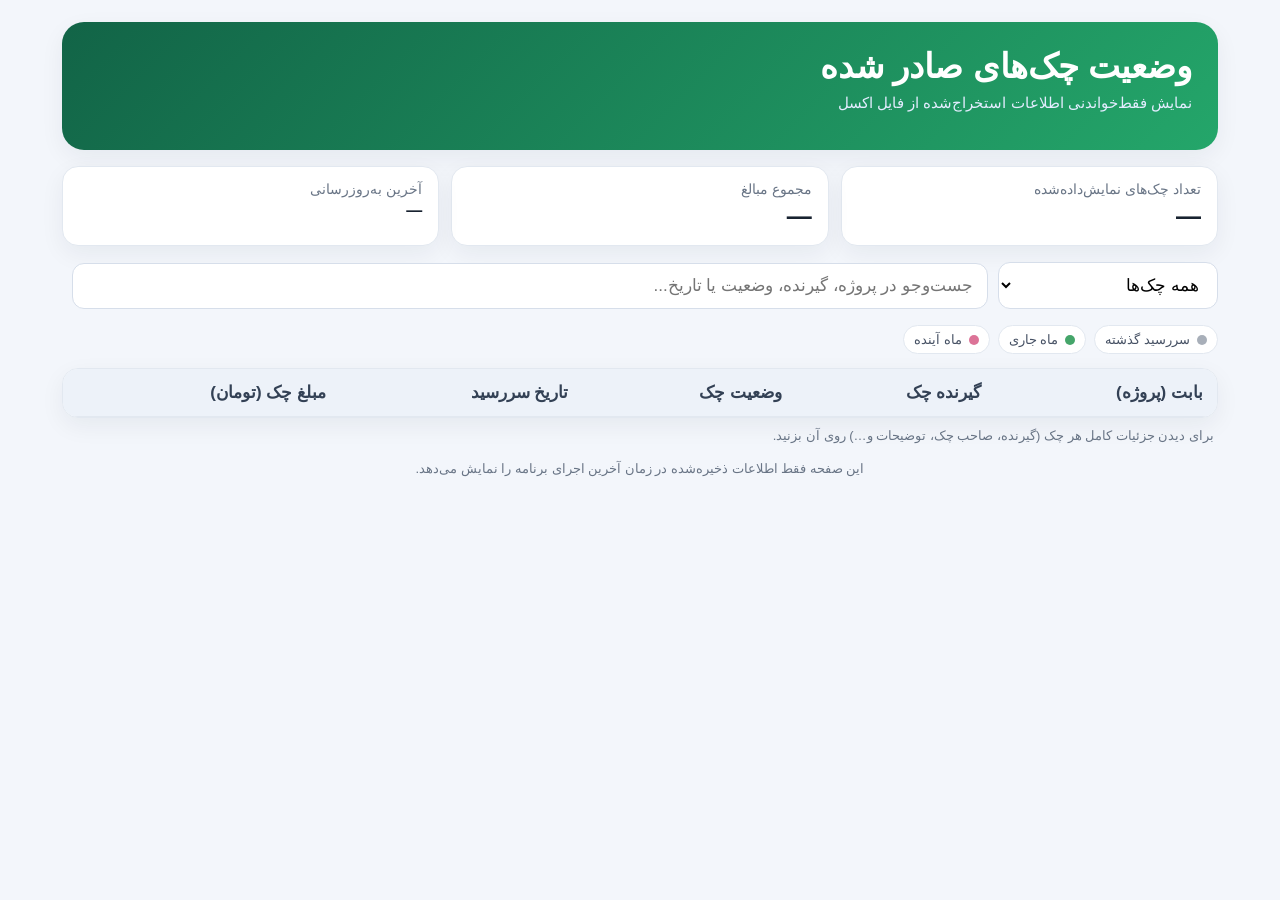
<file: report/cheques/index_template.html>
<!doctype html>
<html lang="fa" dir="rtl">
<head>
<meta charset="utf-8">
<meta name="viewport" content="width=device-width, initial-scale=1, viewport-fit=cover">
<meta name="color-scheme" content="light">
<meta name="application-name" content="وضعیت چک ها">
<meta name="apple-mobile-web-app-title" content="وضعیت چک ها">
<meta name="apple-mobile-web-app-capable" content="yes">
<meta name="apple-mobile-web-app-status-bar-style" content="default">
<meta name="mobile-web-app-capable" content="yes">
<meta name="theme-color" content="#0f1024">
<link rel="icon" type="image/png" sizes="192x192" href="icon-192.png">
<link rel="icon" type="image/png" sizes="512x512" href="icon-512.png">
<link rel="apple-touch-icon" sizes="180x180" href="apple-touch-icon.png">
<link rel="manifest" href="manifest.webmanifest">
<title>وضعیت چک ها</title>
<style>
:root{--bg:#f3f6fb;--panel:#fff;--ink:#182230;--muted:#697586;--line:#e2e8f0;--past:#e5e7eb;--past-border:#a8afb9;--current:#e0f5e7;--current-border:#45a56a;--next:#ffe5ee;--next-border:#dc7397;--shadow:0 8px 24px rgba(24,34,48,.06);
/* رنگ وضعیت چک، دقیقاً مطابق قوانین رنگ‌بندی فایل اکسل */
--st-passed:#00B050;--st-open:#FF5050;--st-void:#FCD668;--st-other:#cbd5e1}
*{box-sizing:border-box;-webkit-tap-highlight-color:transparent}
body{margin:0;background:var(--bg);color:var(--ink);font-family:"B Nazanin",Tahoma,"Segoe UI",sans-serif;font-size:17px}
body.noscroll{overflow:hidden}
main{max-width:1200px;margin:auto;padding:22px}
.hero{background:linear-gradient(135deg,#126447,#24a66a);color:#fff;border-radius:22px;padding:24px 26px;box-shadow:var(--shadow)}
.hero h1{margin:0 0 8px;font-size:clamp(24px,4vw,34px);font-weight:800}.hero p{margin:0;color:#e3ecff;font-size:15px}
/* خلاصه چک‌های جاری / پاس‌شده / باطل‌شده داخل خود هدر، تا فضای اضافه نگیرد */
.hero-chips{display:grid;grid-template-columns:repeat(3,max-content);gap:8px;margin-top:14px}
.hchip{appearance:none;border:1px solid #ffffff4d;background:#ffffff1f;color:#fff;border-radius:12px;padding:6px 14px;font:inherit;text-align:right;cursor:pointer;line-height:1.5;min-width:0}
.hchip:hover{background:#ffffff33}.hchip.on{background:#ffffff47;border-color:#fff}
.hchip .t{font-size:12.5px;display:flex;align-items:center;gap:6px;white-space:nowrap;opacity:.95}
.hchip .a{font-weight:800;font-size:16px;white-space:nowrap;font-variant-numeric:tabular-nums}
.hchip .a small{font-weight:400;font-size:11px;opacity:.85;margin-right:3px}
.sdot{width:9px;height:9px;border-radius:50%;display:inline-block;flex:0 0 auto;border:1px solid #ffffffb0}
.sdot.passed{background:var(--st-passed)}.sdot.open{background:var(--st-open)}.sdot.void{background:var(--st-void)}.sdot.other{background:var(--st-other)}
.summary{display:grid;grid-template-columns:repeat(3,minmax(0,1fr));gap:12px;margin:16px 0}
.stat{background:var(--panel);border:1px solid var(--line);border-radius:16px;padding:14px 16px;box-shadow:var(--shadow);min-width:0}
.stat .label{color:var(--muted);font-size:14px}.stat .value{font-weight:800;font-size:clamp(18px,2.8vw,25px);margin-top:5px;overflow-wrap:anywhere}
.controls{display:flex;gap:10px;align-items:center;margin:16px 0;flex-wrap:wrap}
.search{flex:1;min-width:220px;border:1px solid #d6deea;background:#fff;border-radius:12px;padding:12px 14px;font:inherit;outline:none}
.search:focus{border-color:#2859a8;box-shadow:0 0 0 3px #2859a81a}.count{color:var(--muted);font-size:14px}
.legend{display:flex;gap:8px;flex-wrap:wrap;margin:0 0 14px}
.legend span{display:inline-flex;align-items:center;gap:7px;font-size:13px;color:#465164;background:#fff;border:1px solid var(--line);border-radius:999px;padding:6px 10px}
.dot{width:10px;height:10px;border-radius:50%;display:inline-block}.dot.past{background:var(--past-border)}.dot.current{background:var(--current-border)}.dot.next{background:var(--next-border)}
.table-wrap{background:var(--panel);border:1px solid var(--line);border-radius:16px;overflow:hidden;box-shadow:var(--shadow)}
table{border-collapse:collapse;width:100%}thead th{background:#edf2f9;color:#334155;text-align:right;font-weight:800;padding:13px 14px;white-space:nowrap;border-bottom:1px solid var(--line)}
tbody td{padding:12px 14px;border-bottom:1px solid #edf0f5;vertical-align:middle}tbody tr:last-child td{border-bottom:0}
tbody tr[data-i]{cursor:pointer;outline:none}tbody tr[data-i]:hover td,tbody tr[data-i]:focus-visible td{filter:brightness(.97)}
tbody tr.past{background:var(--past)}tbody tr.current{background:var(--current)}tbody tr.next{background:var(--next)}
tbody tr.past td:first-child{border-right:4px solid var(--past-border)}tbody tr.current td:first-child{border-right:4px solid var(--current-border)}tbody tr.next td:first-child{border-right:4px solid var(--next-border)}
.amount{font-weight:800;white-space:nowrap;font-variant-numeric:tabular-nums}
.status{display:inline-flex;align-items:center;gap:6px;border:1px solid #00000012;background:#ffffffa8;border-radius:999px;padding:3px 10px;font-size:13px;white-space:nowrap}
.status .sdot{border-color:#00000026;width:8px;height:8px}
.mobile-list{display:none}.empty{padding:28px;text-align:center;color:var(--muted)}
.hint{color:var(--muted);font-size:13px;margin:10px 4px 0}
footer{text-align:center;color:var(--muted);font-size:13px;padding:18px 0 4px}

/* پنجره جزئیات چک: در موبایل از پایین باز می‌شود، در دسکتاپ وسط صفحه */
#sheet{position:fixed;inset:0;z-index:5000;display:flex;align-items:flex-end;justify-content:center;background:#0c0a0980;opacity:0;visibility:hidden;transition:opacity .2s,visibility .2s}
#sheet.open{opacity:1;visibility:visible}
.sheet-box{width:100%;max-width:540px;max-height:90vh;max-height:90dvh;overflow:auto;background:#fff;border-radius:22px 22px 0 0;padding:8px 18px calc(18px + env(safe-area-inset-bottom));box-shadow:0 -10px 40px #00000040;transform:translateY(40px);transition:transform .25s cubic-bezier(.2,.9,.3,1)}
#sheet.open .sheet-box{transform:none}
.grab{width:42px;height:5px;border-radius:9px;background:#d5dbe5;margin:4px auto 10px}
.sheet-top{display:flex;justify-content:space-between;align-items:center;gap:10px;margin-bottom:10px}
.x{border:0;background:#eef2f7;width:36px;height:36px;border-radius:50%;font-size:18px;line-height:1;cursor:pointer;flex:0 0 auto}
.st-badge{display:inline-flex;align-items:center;gap:8px;border-radius:999px;padding:3px 16px;font-weight:800;font-size:16px;color:#fff;background:var(--st-other)}
.st-badge.passed{background:var(--st-passed)}.st-badge.open{background:var(--st-open)}.st-badge.void{background:var(--st-void);color:#4a3b00}
.d-recipient{font-size:21px;font-weight:800;line-height:1.5;overflow-wrap:anywhere}
.d-amount{font-size:22px;font-weight:900;margin:2px 0 12px;font-variant-numeric:tabular-nums}
.d-amount small{font-size:13px;font-weight:500;color:var(--muted);margin-right:4px}
.d-grid{display:grid;grid-template-columns:1fr 1fr;gap:9px}
.d-item{background:#f7f9fc;border:1px solid var(--line);border-radius:12px;padding:7px 12px;min-width:0}
.d-item.full{grid-column:1/-1}
.d-item span{display:block;color:var(--muted);font-size:13px;line-height:1.6}
.d-item b{font-size:17px;overflow-wrap:anywhere;font-weight:800}
.d-note{white-space:pre-wrap;word-break:break-word;line-height:2;font-size:17px;font-weight:400}
.d-nav{display:flex;justify-content:space-between;align-items:center;gap:8px;margin-top:14px}
.d-nav button{flex:1;border:1px solid var(--line);background:#fff;border-radius:10px;padding:9px;font:inherit;cursor:pointer;min-height:42px}
.d-nav button:disabled{opacity:.45;cursor:default}
.d-nav .pos{color:var(--muted);font-size:13px;flex:0 0 auto}

@media(min-width:761px){#sheet{align-items:center}.sheet-box{border-radius:22px;padding-top:18px}.grab{display:none}}
@media(max-width:760px){
 main{padding:12px calc(12px + env(safe-area-inset-right)) calc(20px + env(safe-area-inset-bottom)) calc(12px + env(safe-area-inset-left))}.hero{padding:19px 17px;border-radius:17px}.summary{grid-template-columns:1fr 1fr;gap:9px}.stat{padding:12px}.summary .stat:last-child{grid-column:1/-1}
 .hero-chips{grid-template-columns:repeat(3,minmax(0,1fr));gap:6px;margin-top:12px}
 .hchip{padding:6px 7px;border-radius:10px}.hchip .t{font-size:11px;gap:4px}.hchip .a{font-size:12.5px}.hchip .a small{display:none}
 .table-wrap{display:none}.mobile-list{display:grid;gap:10px}
 .cheque-card{border:1px solid var(--line);border-radius:15px;overflow:hidden;background:#fff;box-shadow:0 4px 14px rgba(24,34,48,.05);cursor:pointer;outline:none}
 .cheque-card:active{filter:brightness(.97)}
 .cheque-card.past{background:var(--past);border-color:var(--past-border)}.cheque-card.current{background:var(--current);border-color:var(--current-border)}.cheque-card.next{background:var(--next);border-color:var(--next-border)}
 .card-top{display:flex;align-items:flex-start;justify-content:space-between;gap:10px;padding:13px 14px 9px}.recipient{font-weight:800;font-size:18px;overflow-wrap:anywhere}
 .project{color:#596579;font-size:13px;margin-top:3px}.card-amount{font-size:18px;font-weight:900;white-space:nowrap;text-align:left}
 .card-details{display:grid;grid-template-columns:repeat(3,minmax(0,1fr));gap:5px;padding:0 9px 10px}
 .detail{background:#ffffffa6;border-radius:8px;padding:6px 5px;min-width:0;text-align:center}
 .detail .k{font-size:10px;line-height:1.35;color:#697586;white-space:nowrap;overflow:hidden;text-overflow:ellipsis}
 .detail .v{font-size:12px;line-height:1.5;font-weight:700;white-space:nowrap;overflow:hidden;text-overflow:ellipsis;margin-top:2px}
 .detail .v .sdot{width:8px;height:8px;margin-left:4px;border-color:#00000026}
 @media(max-width:360px){.detail{padding:5px 3px}.detail .k{font-size:9px}.detail .v{font-size:11px}.hero-chips{grid-template-columns:1fr}}
 .controls{margin:12px 0}.search{min-width:0;width:100%}.controls select.search{flex:1 1 100%!important}
 .d-grid{gap:8px}
}
@media(prefers-reduced-motion:reduce){*{transition:none!important}}
</style>
</head>
<body>
<main>
<header class="hero"><h1>وضعیت چک‌های صادر شده</h1><p>نمایش فقط‌خواندنی اطلاعات استخراج‌شده از فایل اکسل</p>
<div class="hero-chips" id="hero-chips" aria-label="خلاصه چک‌های جاری، پاس‌شده و باطل‌شده"></div></header>
<section class="summary" aria-label="خلاصه">
<div class="stat"><div class="label">تعداد چک‌های نمایش‌داده‌شده</div><div class="value" id="count">—</div></div>
<div class="stat"><div class="label">مجموع مبالغ</div><div class="value" id="total">—</div></div>
<div class="stat"><div class="label">آخرین به‌روزرسانی</div><div class="value" id="updated" style="font-size:16px">—</div></div>
</section>
<div class="controls">
<select class="search" id="period-filter" aria-label="فیلتر ماه" style="flex:0 1 220px">
<option value="all">همه چک‌ها </option>
<option value="unpassed">همه چک‌های پاس‌نشده</option>

<option value="current">فقط ماه جاری</option>
<option value="next">فقط ماه آینده</option>
<option value="open">فقط چک‌های جاری</option>
<option value="passed">فقط چک‌های پاس‌شده</option>
<option value="void">فقط چک‌های باطل‌شده</option>
</select>
<input class="search" id="search" type="search" placeholder="جست‌وجو در پروژه، گیرنده، وضعیت یا تاریخ..." aria-label="جست‌وجو">
<span class="count" id="result-count"></span></div>
<div class="legend"><span><i class="dot past"></i>سررسید گذشته</span><span><i class="dot current"></i>ماه جاری</span><span><i class="dot next"></i>ماه آینده</span></div>
<section class="table-wrap"><table><thead><tr><th>بابت (پروژه)</th><th>گیرنده چک</th><th>وضعیت چک</th><th>تاریخ سررسید</th><th>مبلغ چک (تومان)</th></tr></thead><tbody id="table-body"></tbody></table></section>
<section class="mobile-list" id="mobile-list"></section>
<p class="hint">برای دیدن جزئیات کامل هر چک (گیرنده، صاحب چک، توضیحات و…) روی آن بزنید.</p>
<footer>این صفحه فقط اطلاعات ذخیره‌شده در زمان آخرین اجرای برنامه را نمایش می‌دهد.</footer>
</main>

<div id="sheet" aria-hidden="true"><div class="sheet-box" role="dialog" aria-modal="true" aria-label="جزئیات چک" id="sheet-box"></div></div>

<script>
const DATA = __DATA_JSON__;
const fa = value => String(value ?? "").replace(/[0-9]/g, d => "۰۱۲۳۴۵۶۷۸۹"[Number(d)]);
const money = value => {const n=Number(value);return Number.isFinite(n)?new Intl.NumberFormat("en-US",{maximumFractionDigits:0}).format(n):(value||"—");};
const esc = value => String(value ?? "").replace(/[&<>"']/g,ch=>({"&":"&amp;","<":"&lt;",">":"&gt;",'"':"&quot;","'":"&#39;"}[ch]));
const periodLabel = p => ({past:"سررسید گذشته",current:"ماه جاری",next:"ماه آینده",future:"سایر"})[p]||"—";

/* وضعیت چک: در اکسل «چک» = جاری، «چک پاس شده» = پاس‌شده، «باطل شده» = باطل */
const stateOf = r => r.state || (r.passed ? "passed" : /باطل/.test(r.status||"") ? "void" : /^چک/.test(String(r.status||"").trim()) ? "open" : "other");
const statusText = r => stateOf(r)==="open" ? "چک جاری" : (r.status || "—");
const dotHtml = r => `<i class="sdot ${stateOf(r)}"></i>`;

/* تاریخ‌ها را یکدست نمایش می‌دهیم (۱۴۰۵/۰۴/۱۵) */
function showDate(v){
  const t=String(v??"").trim().replace(/[۰-۹]/g,d=>"۰۱۲۳۴۵۶۷۸۹".indexOf(d));
  const m=t.match(/(\d{4})\s*[\/-]\s*(\d{1,2})\s*[\/-]\s*(\d{1,2})/);
  return m?fa(`${m[1]}/${m[2].padStart(2,"0")}/${m[3].padStart(2,"0")}`):(t||"—");
}

let shown=[], cur=-1;

function renderChips(){
  const all=DATA.rows||[], sel=document.getElementById("period-filter").value;
  const defs=[["open","چک‌های جاری"],["passed","پاس‌شده"],["void","باطل‌شده"]];
  document.getElementById("hero-chips").innerHTML=defs.map(([k,label])=>{
    const rs=all.filter(r=>stateOf(r)===k);
    const sum=rs.reduce((s,r)=>s+(Number(r.amount)||0),0);
    return `<button type="button" class="hchip ${sel===k?"on":""}" data-k="${k}" aria-pressed="${sel===k}"><div class="t"><i class="sdot ${k}"></i>${label} · ${fa(rs.length)}</div><div class="a">${money(sum)}<small>تومان</small></div></button>`;
  }).join("");
}

function render(){
 const query=document.getElementById("search").value.trim().toLocaleLowerCase("fa");
 const selectedPeriod=document.getElementById("period-filter").value;
 const byState=["open","passed","void"];
 const rows=(DATA.rows||[]).filter(r=>
   (selectedPeriod==="all" || (selectedPeriod==="unpassed" && r.passed!==true) || (byState.includes(selectedPeriod) && stateOf(r)===selectedPeriod) || ((selectedPeriod==="current" || selectedPeriod==="next") && r.passed!==true && r.period===selectedPeriod)) &&
   [r.project,r.recipient,r.status,statusText(r),r.owner,r.note,r.dueDate,showDate(r.dueDate)].join(" ").toLocaleLowerCase("fa").includes(query)
 );
 shown=rows;
 renderChips();
 document.getElementById("count").textContent=fa(rows.length);
 document.getElementById("result-count").textContent=`نمایش ${fa(rows.length)} از ${fa((DATA.rows||[]).length)} مورد`;
 document.getElementById("total").textContent=money(rows.reduce((sum,r)=>sum+(Number(r.amount)||0),0))+" تومان";
 document.getElementById("updated").textContent=DATA.updatedAt||"—";
 document.getElementById("table-body").innerHTML=rows.map((r,i)=>`<tr class="${esc(r.period)}" data-i="${i}" tabindex="0" role="button"><td>${esc(r.project)||"—"}</td><td>${esc(r.recipient)||"—"}</td><td><span class="status">${dotHtml(r)}${esc(statusText(r))}</span></td><td>${esc(showDate(r.dueDate))}</td><td class="amount">${money(r.amount)}</td></tr>`).join("");
 if(!rows.length)document.getElementById("table-body").innerHTML='<tr><td colspan="5" class="empty">موردی پیدا نشد.</td></tr>';
 document.getElementById("mobile-list").innerHTML=rows.length?rows.map((r,i)=>`<article class="cheque-card ${esc(r.period)}" data-i="${i}" tabindex="0" role="button"><div class="card-top"><div><div class="recipient">${esc(r.recipient)||"بدون نام"}</div><div class="project">${esc(r.project)||"بدون پروژه"}</div></div><div class="card-amount">${money(r.amount)}<div style="font-size:11px;font-weight:500;color:#697586">تومان</div></div></div><div class="card-details"><div class="detail"><div class="k">وضعیت چک</div><div class="v">${dotHtml(r)}${esc(statusText(r))}</div></div><div class="detail"><div class="k">تاریخ سررسید</div><div class="v">${esc(showDate(r.dueDate))}</div></div><div class="detail"><div class="k">وضعیت زمانی</div><div class="v">${periodLabel(r.period)}</div></div></div></article>`).join(""):'<div class="empty">موردی پیدا نشد.</div>';
}

/* جزئیات چک */
function showDetail(i){
  const r=shown[i]; if(!r) return;
  cur=i;
  const st=stateOf(r);
  document.getElementById("sheet-box").innerHTML=`
    <div class="grab"></div>
    <div class="sheet-top"><span class="st-badge ${st}">${esc(statusText(r))}</span><button class="x" id="d-close" aria-label="بستن">✕</button></div>
    <div class="d-recipient">${esc(r.recipient)||"بدون نام گیرنده"}</div>
    <div class="d-amount">${money(r.amount)}<small>تومان</small></div>
    <div class="d-grid">
      <div class="d-item full"><span>بابت (پروژه)</span><b>${esc(r.project)||"—"}</b></div>
      <div class="d-item"><span>صاحب چک</span><b>${esc(r.owner)||"—"}</b></div>
      <div class="d-item"><span>سررسید چک</span><b>${esc(showDate(r.dueDate))}</b></div>
      <div class="d-item"><span>تاریخ صدور</span><b>${esc(showDate(r.issueDate))}</b></div>
      <div class="d-item"><span>وضعیت زمانی</span><b>${periodLabel(r.period)}</b></div>
      <div class="d-item full"><span>توضیحات</span><div class="d-note">${r.note?esc(r.note):'<span style="color:var(--muted)">توضیحی ثبت نشده است.</span>'}</div></div>
    </div>
    <div class="d-nav"><button id="d-prev" ${i<=0?"disabled":""}>› قبلی</button><span class="pos">${fa(i+1)} از ${fa(shown.length)}</span><button id="d-next" ${i>=shown.length-1?"disabled":""}>بعدی ‹</button></div>`;
  document.getElementById("d-close").onclick=()=>closeDetail();
  document.getElementById("d-prev").onclick=()=>showDetail(cur-1);
  document.getElementById("d-next").onclick=()=>showDetail(cur+1);
  document.getElementById("sheet-box").scrollTop=0;
}
function openDetail(i){
  const sheet=document.getElementById("sheet"), was=sheet.classList.contains("open");
  showDetail(i);
  sheet.classList.add("open"); sheet.setAttribute("aria-hidden","false");
  document.body.classList.add("noscroll");
  if(!was){try{history.pushState({sheet:1},"")}catch(_){}}
  document.getElementById("d-close").focus({preventScroll:true});
}
function closeDetail(fromPop){
  const sheet=document.getElementById("sheet");
  if(!sheet.classList.contains("open")) return;
  sheet.classList.remove("open"); sheet.setAttribute("aria-hidden","true");
  document.body.classList.remove("noscroll");
  if(fromPop!==true && history.state && history.state.sheet){try{history.back()}catch(_){}}
}
window.addEventListener("popstate",()=>closeDetail(true));
document.getElementById("sheet").addEventListener("click",e=>{if(e.target.id==="sheet")closeDetail()});
document.addEventListener("keydown",e=>{
  if(!document.getElementById("sheet").classList.contains("open")) return;
  if(e.key==="Escape")closeDetail();
  else if(e.key==="ArrowRight"&&cur>0)showDetail(cur-1);
  else if(e.key==="ArrowLeft"&&cur<shown.length-1)showDetail(cur+1);
});
function rowFrom(e){return e.target.closest("[data-i]")}
for(const id of ["table-body","mobile-list"]){
  const el=document.getElementById(id);
  el.addEventListener("click",e=>{const r=rowFrom(e);if(r)openDetail(Number(r.dataset.i))});
  el.addEventListener("keydown",e=>{if(e.key!=="Enter"&&e.key!==" ")return;const r=rowFrom(e);if(r){e.preventDefault();openDetail(Number(r.dataset.i))}});
}
document.getElementById("hero-chips").addEventListener("click",e=>{
  const b=e.target.closest(".hchip"); if(!b) return;
  const sel=document.getElementById("period-filter");
  sel.value = sel.value===b.dataset.k ? "all" : b.dataset.k;
  render();
});

document.getElementById("search").addEventListener("input",render);document.getElementById("period-filter").addEventListener("change",render);render();
</script>
</body>
</html>
</file>
<file: style.css>
/* ===============================
   🎨 پالت — جنگلِ بهشهر
   #0d4c3c | #2d5a4a | #7ba05b | #f4f1eb
   نقطه «در حال ساخت»: سبز ثابت | لودینگ: گرم ثابت
=============================== */
:root {
  --dark: #0d4c3c;
  --dark-2: #093A2E;
  --brand: #2d5a4a;
  --brand-deep: #0d4c3c;
  --sage: #7ba05b;
  --sage-soft: rgba(123, 160, 91, .35);
  --tan: #B9CD8F;
  --tan-light: #DCE8C2;
  --cream: #f4f1eb;
  --text: #22302B;
  --muted: #7C8A80;
  --radius: 18px;
  --shadow: 0 20px 40px rgba(13, 76, 60, .14);
}

* { margin: 0; padding: 0; box-sizing: border-box; }

html { scroll-behavior: smooth; scroll-padding-top: 90px; }

body {
  font-family: 'Vazirmatn', 'Segoe UI', Tahoma, sans-serif;
  background: var(--cream);
  color: var(--text);
  line-height: 1.9;
  overflow-x: hidden;
}
body.loading { overflow: hidden; }

::selection { background: var(--brand); color: #fff; }

.container { width: min(1200px, 90%); margin-inline: auto; }
section { padding: 100px 0; }

/* ===============================
   📊 نوار پیشرفت اسکرول
=============================== */
.scroll-progress {
  position: fixed; top: 0; right: 0; z-index: 10001;
  height: 3px; width: 0;
  background: linear-gradient(90deg, var(--tan), var(--sage));
  box-shadow: 0 0 8px rgba(185, 205, 143, .6);
}

/* ===============================
   🎬 اینترو
=============================== */
.intro {
  position: fixed; inset: 0; z-index: 10000;
  background: radial-gradient(circle at 50% 45%, #146150, var(--dark) 72%);
  display: flex; flex-direction: column;
  align-items: center; justify-content: center;
  cursor: pointer;
  transition: opacity .6s ease;
}
.intro.done { opacity: 0; pointer-events: none; }

.intro-logo {
  display: flex; flex-direction: column; align-items: center; gap: 16px;
  will-change: transform;
  transition: transform 1s cubic-bezier(.65, 0, .35, 1);
  transform-origin: center;
}
.intro-logo img { animation: logoGlow 2.2s ease-in-out infinite; }
@keyframes logoGlow {
  0%, 100% { filter: drop-shadow(0 0 8px rgba(185, 205, 143, .3)); }
  50% { filter: drop-shadow(0 0 26px rgba(185, 205, 143, .85)) drop-shadow(0 0 70px rgba(123, 160, 91, .45)); }
}

.intro-hint {
  position: absolute; bottom: 36px;
  color: rgba(255, 255, 255, .4); font-size: .85rem;
  animation: hintPulse 2.2s ease-in-out infinite;
}
@keyframes hintPulse { 0%, 100% { opacity: .4; } 50% { opacity: .9; } }

/* ===============================
   🧭 منو
=============================== */
.navbar {
  position: fixed; top: 0; right: 0; left: 0; z-index: 1000;
  padding: 18px 0; transition: .4s;
}
.navbar.scrolled {
  background: rgba(9, 58, 46, .96);
  backdrop-filter: blur(12px);
  padding: 10px 0;
  box-shadow: 0 10px 30px rgba(0, 0, 0, .35);
}
.nav-container { display: flex; align-items: center; justify-content: space-between; }

.logo { display: flex; align-items: center; gap: 10px; text-decoration: none; position: relative; z-index: 1060; }
.logo img { display: block; }
.logo-text { color: #fff; font-weight: 900; font-size: 1.35rem; line-height: 1.2; }
.logo-text small { display: block; font-size: .6rem; font-weight: 400; color: var(--tan); letter-spacing: 3px; }

.nav-menu { display: flex; list-style: none; gap: 6px; }
.nav-menu a {
  color: rgba(255, 255, 255, .85); text-decoration: none;
  padding: 8px 16px; border-radius: 99px;
  font-size: .95rem; font-weight: 500; transition: .3s;
}
.nav-menu a:hover, .nav-menu a.active { color: #fff; background: rgba(45, 90, 74, .6); }

@media (min-width: 900px) and (max-width: 1080px) {
  .nav-menu { gap: 2px; }
  .nav-menu a { padding: 7px 10px; font-size: .87rem; }
  .logo-text { font-size: 1.2rem; }
  .logo img { width: 40px; height: 40px; }
}

.hamburger {
  display: none; flex-direction: column; gap: 5px;
  background: none; border: 0; cursor: pointer;
  position: relative; z-index: 1060; padding: 6px;
}
.hamburger span { width: 26px; height: 3px; background: var(--tan); border-radius: 3px; transition: .3s; }
.hamburger.open span:nth-child(1) { transform: translateY(8px) rotate(45deg); }
.hamburger.open span:nth-child(2) { opacity: 0; }
.hamburger.open span:nth-child(3) { transform: translateY(-8px) rotate(-45deg); }

/* ===============================
   🏠 هیرو — عکس محو + هاله‌ها + ذرات
   ✏️ برای تنظیم محو بودن عکس: اعداد .89 و .90 را کم/زیاد کنید
=============================== */
.hero {
  min-height: 100vh; position: relative; overflow: hidden;
  display: flex; align-items: center; justify-content: center;
  text-align: center; color: #fff;
  background:
    linear-gradient(rgba(13, 76, 60, .89), rgba(10, 59, 47, .90)),
    radial-gradient(circle at 20% 25%, rgba(123, 160, 91, .18), transparent 45%),
    url('images/top.jpg') center/cover no-repeat,
    linear-gradient(160deg, var(--dark), var(--dark-2));
}

.hero-pattern {
  position: absolute; inset: 0; pointer-events: none; opacity: .6;
  background-image:
    linear-gradient(45deg, rgba(185, 205, 143, .05) 25%, transparent 25%, transparent 75%, rgba(185, 205, 143, .05) 75%),
    radial-gradient(circle, rgba(185, 205, 143, .09) 1.2px, transparent 2.4px);
  background-size: 90px 90px, 45px 45px;
  animation: patternSlide 80s linear infinite;
}
@keyframes patternSlide { to { background-position: 90px 90px, 45px 45px; } }

.orb { position: absolute; border-radius: 50%; filter: blur(70px); opacity: .5; pointer-events: none; }
.o1 { width: 420px; height: 420px; top: -120px; left: -120px;
  background: radial-gradient(circle, rgba(123, 160, 91, .45), transparent 70%);
  animation: drift 18s ease-in-out infinite alternate; }
.o2 { width: 360px; height: 360px; bottom: -100px; right: -80px;
  background: radial-gradient(circle, rgba(185, 205, 143, .35), transparent 70%);
  animation: drift 22s ease-in-out infinite alternate-reverse; }
.o3 { width: 380px; height: 380px; top: 10%; right: -140px; opacity: .35;
  background: radial-gradient(circle, rgba(45, 90, 74, .5), transparent 70%);
  animation: drift 20s ease-in-out infinite alternate; }
.o4 { width: 400px; height: 400px; top: -100px; right: -100px;
  background: radial-gradient(circle, rgba(185, 205, 143, .25), transparent 70%);
  animation: drift 19s ease-in-out infinite alternate; }
.o5 { width: 360px; height: 360px; bottom: -120px; left: -90px;
  background: radial-gradient(circle, rgba(123, 160, 91, .35), transparent 70%);
  animation: drift 23s ease-in-out infinite alternate-reverse; }
@keyframes drift { to { transform: translate(60px, 40px) scale(1.15); } }

.particles { position: absolute; inset: 0; overflow: hidden; pointer-events: none; }
.particles span {
  position: absolute; bottom: -14px; left: var(--x, 50%);
  width: var(--s, 4px); height: var(--s, 4px); border-radius: 50%;
  background: radial-gradient(circle, #DCE8C2, rgba(185, 205, 143, 0));
  opacity: 0;
  animation: floatUp var(--t, 12s) linear var(--dl, 0s) infinite;
}
@keyframes floatUp {
  0% { transform: translateY(0) scale(1); opacity: 0; }
  12% { opacity: var(--o, .8); }
  85% { opacity: var(--o, .8); }
  100% { transform: translateY(-105vh) scale(.4); opacity: 0; }
}

.hero-content { position: relative; z-index: 2; padding-top: 40px; }

.hero-content > * { opacity: 0; }
body.site-in .hero-content > * { animation: fadeUp .9s ease forwards; }
body.site-in .hero-content > *:nth-child(1) { animation-delay: .15s; }
body.site-in .hero-content > *:nth-child(2) { animation-delay: .3s; }
body.site-in .hero-content > *:nth-child(3) { animation-delay: .45s; }
body.site-in .hero-content > *:nth-child(4) { animation-delay: .6s; }
@keyframes fadeUp { from { opacity: 0; transform: translateY(30px); } to { opacity: 1; transform: none; } }

.hero h1 { font-size: clamp(2.4rem, 6vw, 4rem); font-weight: 900; margin-bottom: 20px; }
.hero-sub { max-width: 680px; margin: 0 auto 36px; color: #DCE3D6; font-size: 1.08rem; }

/* 👑 لوگوی بزرگ هیرو */
.hero-logo {
  display: block;
  margin: -6px auto 26px;
  width: clamp(220px, 30vw, 340px);
  height: auto;
  animation: logoGlow 2.2s ease-in-out infinite;
}
@media (max-width: 560px) {
  .hero-logo { width: 200px; }
}

.slogan-mark { color: var(--tan); font-weight: 800; white-space: nowrap; }

.hero-btns { display: flex; gap: 16px; justify-content: center; flex-wrap: wrap; }

.btn {
  display: inline-block; padding: 14px 38px; border-radius: 99px;
  text-decoration: none; font-weight: 700; font-family: inherit;
  font-size: 1rem; cursor: pointer; transition: .35s;
  border: 2px solid transparent;
}
.btn-primary {
  background: linear-gradient(135deg, var(--brand), var(--brand-deep));
  color: #fff; box-shadow: 0 12px 30px rgba(45, 90, 74, .45);
}
.btn-primary:hover { transform: translateY(-4px); box-shadow: 0 18px 42px rgba(45, 90, 74, .55); }
.btn-outline { border-color: var(--tan); color: var(--tan); }
.btn-outline:hover { background: var(--tan); color: var(--dark); transform: translateY(-4px); }
.btn-gold {
  background: linear-gradient(135deg, var(--tan), #9FB372);
  color: var(--dark); box-shadow: 0 12px 30px rgba(185, 205, 143, .35);
}
.btn-gold:hover { transform: translateY(-4px); box-shadow: 0 18px 42px rgba(185, 205, 143, .45); }

.scroll-down {
  position: absolute; bottom: 28px; left: 50%;
  color: var(--tan); z-index: 2;
  animation: bounce 2s infinite;
}
@keyframes bounce {
  0%, 100% { transform: translate(-50%, 0); }
  50% { transform: translate(-50%, 10px); }
}

.grad-text {
  background: linear-gradient(120deg, var(--tan), #E9F0D2, var(--tan));
  -webkit-background-clip: text; background-clip: text; color: transparent;
}
.grad-green {
  background: linear-gradient(120deg, var(--brand-deep), var(--sage));
  -webkit-background-clip: text; background-clip: text; color: transparent;
}

/* ===============================
   📌 تیترها + جداکننده لوزی
=============================== */
.section-head { text-align: center; max-width: 680px; margin: 0 auto 60px; }
.section-title { font-size: clamp(1.8rem, 4vw, 2.5rem); font-weight: 900; }
.eyebrow { color: var(--brand); font-weight: 700; font-size: .95rem; }
.eyebrow.gold { color: var(--sage); }

.divider {
  width: 110px; height: 2px; margin: 18px auto 20px;
  background: linear-gradient(90deg, transparent, var(--tan), transparent);
  position: relative;
}
.divider::after {
  content: ""; position: absolute; left: 50%; top: 50%;
  width: 11px; height: 11px;
  transform: translate(-50%, -50%) rotate(45deg);
  background: linear-gradient(135deg, var(--brand), var(--tan));
  border-radius: 2px;
  box-shadow: 0 0 12px rgba(123, 160, 91, .55);
}
.divider.start { margin-inline-start: 0; }
.section-desc { color: var(--muted); }
.section-head.light .section-title { color: #fff; }
.section-head.light .section-desc { color: #B9C6B4; }

.reveal {
  opacity: 0; transform: translateY(40px);
  transition: opacity .8s ease var(--d, 0s), transform .8s ease var(--d, 0s);
}
.reveal.visible { opacity: 1; transform: none; }

/* ===============================
   👥 درباره ما — قاب طاقی گنبدی
=============================== */
.about-grid { display: grid; grid-template-columns: 1fr 1.15fr; gap: 60px; align-items: center; }
.about-media { position: relative; }
.img-frame {
  position: relative; overflow: hidden;
  aspect-ratio: 4 / 4.4;
  border-radius: 300px 300px 22px 22px / 250px 250px 22px 22px;
  background: linear-gradient(135deg, var(--brand-deep), var(--dark-2));
  box-shadow: var(--shadow), inset 0 0 0 3px rgba(185, 205, 143, .5);
}
.img-frame img { width: 100%; height: 100%; object-fit: cover; display: block; position: relative; z-index: 1; }
.img-failed { display: none; }

.ph {
  position: absolute; inset: 0; z-index: 0;
  display: flex; flex-direction: column; gap: 10px;
  align-items: center; justify-content: center;
  color: rgba(255, 255, 255, .55); font-size: .9rem;
  text-align: center; padding: 20px;
}
.ph svg { width: 54px; height: 54px; opacity: .7; }

.exp-badge {
  position: absolute; bottom: -22px; inset-inline-start: -14px;
  background: linear-gradient(135deg, var(--brand), var(--brand-deep));
  color: #fff; border-radius: 18px; padding: 14px 28px;
  text-align: center; box-shadow: 0 16px 36px rgba(45, 90, 74, .4);
  border: 2px solid rgba(185, 205, 143, .5);
  z-index: 2;
}
.exp-badge strong { font-size: 2rem; display: block; line-height: 1.1; color: var(--tan); }
.exp-badge span { font-size: .85rem; }

.about-text p { margin-bottom: 16px; }
.checklist { list-style: none; margin: 10px 0 30px; }
.checklist li { padding-inline-start: 30px; position: relative; margin-bottom: 10px; font-weight: 500; }
.checklist li::before {
  content: "✔"; position: absolute; inset-inline-start: 0;
  color: var(--brand); font-weight: 900;
}

/* ===============================
   📊 آمار
=============================== */
.stats {
  padding: 70px 0; color: #fff;
  background:
    radial-gradient(circle at 15% 20%, rgba(123, 160, 91, .3), transparent 40%),
    linear-gradient(135deg, var(--dark-2), var(--brand-deep));
}
.stats-grid { display: grid; grid-template-columns: repeat(4, 1fr); gap: 30px; text-align: center; }
.stat-top { display: flex; justify-content: center; align-items: baseline; }
.stat-num { font-size: clamp(2.2rem, 5vw, 3.2rem); font-weight: 900; color: var(--tan); }
.stat-plus { font-size: 1.8rem; font-weight: 800; color: var(--sage); }
.stat p { color: #CBD8C6; font-weight: 500; }
.stat-plus.stat-unit { font-size: .9rem; font-weight: 700; letter-spacing: 0; margin-inline-start: 6px; color: var(--sage); }

/* ===============================
   🚧 در حال ساخت — لودینگ گرم ثابت
=============================== */
.ongoing { background: linear-gradient(180deg, var(--cream), #EAEADB); }
.prog-row { display: flex; justify-content: space-between; font-size: .9rem; margin: 14px 0 8px; }
.prog-num { color: var(--brand); font-weight: 800; font-size: 1.05rem; }
.progress { height: 10px; background: #E1E3CE; border-radius: 99px; overflow: hidden; }
.progress-fill {
  height: 100%; width: 0; border-radius: 99px;
  background: linear-gradient(90deg, #E8B25C, #C9782C);
  transition: width 1.4s ease .3s;
}
.deadline { margin-top: 14px; font-size: .9rem; color: var(--muted); }

/* ===============================
   🙏 قدردانی از همکاران
=============================== */
.thanks { background: #fff; }
.people-grid { display: grid; grid-template-columns: repeat(auto-fill, minmax(200px, 1fr)); gap: 30px; }
.person { text-align: center; }
.person-photo {
  position: relative; width: 116px; height: 116px; margin: 0 auto 14px;
  border-radius: 50%; overflow: hidden;
  background: linear-gradient(135deg, var(--brand-deep), var(--dark-2));
  border: 3px solid var(--tan);
  box-shadow: 0 10px 24px rgba(13, 76, 60, .18);
  transition: .35s;
}
.person:hover .person-photo { transform: scale(1.06); border-color: var(--sage); }
.person-photo img { width: 100%; height: 100%; object-fit: cover; display: block; position: relative; z-index: 1; }
.person-photo .ph { border-radius: 50%; color: rgba(255,255,255,.6); }
.person-photo .ph svg { width: 56px; height: 56px; }
.person h4 { font-size: 1.05rem; font-weight: 800; color: var(--brand-deep); margin-bottom: 4px; }
.person-role { font-size: .82rem; color: var(--muted); display: block; }
.person.hide { display: none; }
.people-toggle-wrap { text-align: center; margin-top: 38px; }
.people-toggle {
  display: inline-block; padding: 12px 34px;
  border: 2px solid var(--brand); border-radius: 99px;
  background: transparent; color: var(--brand);
  font-family: inherit; font-weight: 700; font-size: .92rem; cursor: pointer; transition: .3s;
}
.people-toggle:hover { background: var(--brand); color: #fff; }

/* ===============================
   🖼️ گالری پروژه‌ها
=============================== */
.projects {
  background:
    radial-gradient(circle at 0% 0%, rgba(123, 160, 91, .06), transparent 40%),
    radial-gradient(circle at 100% 100%, rgba(185, 205, 143, .08), transparent 40%),
    #fff;
}
.filter-btns { display: flex; justify-content: center; gap: 10px; flex-wrap: wrap; margin-bottom: 46px; }
.filter-btn {
  padding: 10px 28px; border-radius: 99px; cursor: pointer;
  border: 1.5px solid #D9DCC6; background: var(--cream);
  font-family: inherit; font-weight: 600; color: var(--muted); transition: .3s;
}
.filter-btn:hover, .filter-btn.active { background: var(--brand); border-color: var(--brand); color: #fff; }

.gallery, .ongoing-grid { display: grid; grid-template-columns: repeat(auto-fill, minmax(330px, 1fr)); gap: 28px; }

.project-card, .ongoing-card {
  background: #fff; border-radius: var(--radius); overflow: hidden;
  box-shadow: var(--shadow); transition: transform .4s, box-shadow .4s;
}
.project-card:hover, .ongoing-card:hover { transform: translateY(-10px); box-shadow: 0 30px 60px rgba(13, 76, 60, .22); }
.hide { display: none; }

.project-img {
  position: relative; aspect-ratio: 4 / 3; overflow: hidden;
  background: linear-gradient(135deg, var(--brand-deep), var(--dark-2));
}
.project-img img { width: 100%; height: 100%; object-fit: cover; transition: transform .6s; position: relative; z-index: 1; }
.project-card:hover .project-img img, .ongoing-card:hover .project-img img { transform: scale(1.08); }
.project-img::after {
  content: ""; position: absolute; inset: 0; z-index: 1;
  background: linear-gradient(to top, rgba(9, 58, 46, .4), transparent 45%);
  opacity: 0; transition: .4s; pointer-events: none;
}
.project-card:hover .project-img::after, .ongoing-card:hover .project-img::after { opacity: 1; }

.cat-badge, .status-badge {
  position: absolute; top: 14px; inset-inline-start: 14px; z-index: 2;
  padding: 6px 16px; border-radius: 99px; font-size: .8rem; font-weight: 700;
}
.cat-badge { background: linear-gradient(135deg, var(--brand), var(--brand-deep)); color: #fff; }
.status-badge {
  background: rgba(9, 58, 46, .75); backdrop-filter: blur(6px);
  color: #fff; display: flex; align-items: center; gap: 8px;
}
.pulse { width: 9px; height: 9px; border-radius: 50%; background: #43A86B; position: relative; }
.pulse::after { content: ""; position: absolute; inset: 0; border-radius: 50%; background: inherit; animation: pulse 1.6s infinite; }
@keyframes pulse { to { transform: scale(2.6); opacity: 0; } }

.project-info { padding: 22px 24px 26px; }
.project-info h3 { font-size: 1.2rem; margin-bottom: 4px; color: var(--brand-deep); }
.loc { color: var(--muted); font-size: .9rem; margin-bottom: 8px; }
.desc { font-size: .95rem; color: #566353; }

/* ===============================
   💬 نظرات مشتریان — اسلایدر
=============================== */
.testimonials {
  background:
    radial-gradient(circle at 100% 0%, rgba(123, 160, 91, .06), transparent 40%),
    #fff;
}
.testi-slider { max-width: 680px; margin: 0 auto; position: relative; touch-action: pan-y; overflow: hidden; }
.testi-track { display: flex; transition: transform .6s cubic-bezier(.65, 0, .35, 1); }
.testi-card {
  flex: 0 0 100%;
  background: var(--cream);
  border: 1px solid #DDE1C9;
  border-radius: var(--radius);
  padding: 36px 34px 28px;
  position: relative;
}
.quote-mark {
  font-size: 3rem; line-height: 1; color: var(--tan);
  margin-bottom: 6px;
  filter: drop-shadow(0 3px 6px rgba(185, 205, 143, .4));
}
.testi-card p { color: #566353; margin-bottom: 22px; min-height: 110px; }
.testi-author { display: flex; flex-direction: column; border-inline-start: 3px solid var(--brand); padding-inline-start: 14px; }
.testi-author strong { color: var(--brand-deep); }
.testi-author span { font-size: .85rem; color: var(--muted); }

.testi-dots { display: flex; justify-content: center; gap: 8px; margin-top: 26px; }
.dot {
  width: 10px; height: 10px; border-radius: 99px; border: 0; padding: 0;
  background: #D6DBC4; cursor: pointer; transition: .35s;
}
.dot.active { width: 28px; background: linear-gradient(90deg, var(--brand), var(--sage)); }

/* ===============================
   ⭐ مزایا
=============================== */
.advantages { background: var(--dark); position: relative; overflow: hidden; }
.advantages .container { position: relative; z-index: 2; }
.adv-grid { display: grid; grid-template-columns: repeat(auto-fit, minmax(300px, 1fr)); gap: 26px; }
.adv-card {
  background: var(--dark-2); border: 1px solid rgba(185, 205, 143, .18);
  border-radius: var(--radius); padding: 36px 30px; transition: .4s;
}
.adv-card:hover { transform: translateY(-8px); border-color: var(--tan); box-shadow: 0 24px 50px rgba(0, 0, 0, .45); }
.adv-icon {
  width: 62px; height: 68px; margin-bottom: 22px;
  border-radius: 50% 50% 14px 14px / 44% 44% 14px 14px;
  background: linear-gradient(135deg, var(--brand), var(--brand-deep));
  border: 2px solid rgba(185, 205, 143, .45);
  display: grid; place-items: center; color: var(--tan);
  box-shadow: 0 10px 24px rgba(45, 90, 74, .4);
}
.adv-icon svg { width: 29px; height: 29px; }
.adv-card h3 { color: var(--tan); font-size: 1.15rem; margin-bottom: 10px; }
.adv-card p { color: #B4C2B0; font-size: .95rem; }

/* ===============================
   🚀 نوار دعوت به اقدام — زیتونی
=============================== */
.cta-strip {
  padding: 76px 0;
  background:
    radial-gradient(circle at 85% 50%, rgba(255, 255, 255, .25), transparent 45%),
    linear-gradient(135deg, var(--tan), #9FB372);
}
.cta-inner { display: flex; align-items: center; justify-content: space-between; gap: 30px; flex-wrap: wrap; }
.cta-strip h2 { color: var(--dark); font-weight: 900; font-size: clamp(1.5rem, 3.5vw, 2rem); margin-bottom: 8px; }
.cta-strip p { color: #41503A; }
.cta-strip .btn { border-color: var(--dark); color: var(--dark); }
.cta-strip .btn:hover { background: var(--dark); color: var(--tan); transform: translateY(-4px); }

/* ===============================
   📞 تماس
=============================== */
.contact {
  background:
    radial-gradient(circle at 100% 100%, rgba(123, 160, 91, .06), transparent 40%),
    #fff;
}
.contact-grid { display: grid; grid-template-columns: 1fr 1.15fr; gap: 44px; align-items: start; }
.c-card {
  display: flex; gap: 16px; align-items: flex-start;
  background: var(--cream); padding: 20px 24px; border-radius: 16px;
  margin-bottom: 16px; border-inline-start: 4px solid var(--brand);
  transition: .3s;
}
.c-card:hover { transform: translateX(-6px); box-shadow: var(--shadow); }
.c-icon { font-size: 1.5rem; }
.c-card strong { display: block; margin-bottom: 2px; }
.c-card p { color: #566353; font-size: .95rem; }
.c-card a { color: var(--brand); text-decoration: none; font-weight: 600; }

.socials { display: flex; gap: 12px; flex-wrap: wrap; margin-top: 24px; }
.social-btn {
  padding: 10px 24px; border-radius: 99px; background: var(--dark);
  color: #fff; text-decoration: none; font-size: .9rem; transition: .3s;
}
.social-btn:hover { background: var(--brand); transform: translateY(-3px); }

.contact-form { background: var(--cream); padding: 38px 34px; border-radius: var(--radius); box-shadow: var(--shadow); }
.contact-form h3 { margin-bottom: 22px; font-size: 1.3rem; color: var(--brand-deep); }
.contact-form input, .contact-form textarea {
  width: 100%; padding: 14px 18px; margin-bottom: 16px;
  border: 1.5px solid #D9DCC6; border-radius: 12px;
  font-family: inherit; font-size: 1rem; background: #fff;
  transition: .3s; resize: vertical;
}
.contact-form input:focus, .contact-form textarea:focus {
  outline: none; border-color: var(--brand);
  box-shadow: 0 0 0 4px rgba(45, 90, 74, .15);
}
.form-note { font-size: .8rem; color: var(--muted); margin-top: 12px; text-align: center; }

/* ===============================
   🧵 نوار حاشیه فرش
=============================== */
.carpet-strip {
  height: 18px;
  background:
    linear-gradient(45deg, rgba(185, 205, 143, .75) 25%, transparent 25%, transparent 75%, rgba(185, 205, 143, .75) 75%),
    linear-gradient(-45deg, rgba(185, 205, 143, .75) 25%, transparent 25%, transparent 75%, rgba(185, 205, 143, .75) 75%),
    linear-gradient(90deg, #0A3B2F, var(--dark-2), #0A3B2F);
  background-size: 16px 16px, 16px 16px, 100% 100%;
  border-top: 3px solid var(--tan);
  border-bottom: 3px solid var(--tan);
}

/* ===============================
   🔻 فوتر
=============================== */
.footer { background: var(--dark); color: #B4C2B0; padding-top: 70px; }
.footer-grid { display: grid; grid-template-columns: 1.6fr 1fr 1.4fr; gap: 44px; padding-bottom: 50px; }
.footer h4 { color: var(--tan); margin-bottom: 18px; }
.footer-links { list-style: none; }
.footer-links li { margin-bottom: 10px; }
.footer a { color: inherit; text-decoration: none; transition: .3s; }
.footer a:hover { color: var(--sage); }
.footer .logo-text { color: #fff; }
.footer p { font-size: .95rem; }
.footer-bottom {
  border-top: 1px solid rgba(185, 205, 143, .15);
  padding: 20px; text-align: center; font-size: .9rem;
}

/* ===============================
   ⬆️ دکمه‌های شناور
=============================== */
.to-top {
  position: fixed; bottom: 24px; left: 24px; z-index: 950;
  width: 46px; height: 46px; border-radius: 12px;
  background: var(--dark-2); color: var(--tan);
  border: 1px solid rgba(185, 205, 143, .4);
  cursor: pointer; display: grid; place-items: center;
  opacity: 0; visibility: hidden; transform: translateY(14px);
  transition: .35s;
}
.to-top svg { width: 20px; height: 20px; }
.to-top.show { opacity: 1; visibility: visible; transform: none; }
.to-top:hover { background: var(--brand); color: #fff; }

.float-call {
  position: fixed; bottom: 24px; right: 24px; z-index: 950;
  width: 58px; height: 58px; border-radius: 50%;
  background: linear-gradient(135deg, var(--brand), var(--brand-deep));
  color: #fff; display: grid; place-items: center;
  text-decoration: none;
  box-shadow: 0 10px 26px rgba(45, 90, 74, .5);
  animation: callPulse 2.2s infinite;
  transition: transform .3s;
}
.float-call:hover { transform: scale(1.08); }
@keyframes callPulse {
  0% { box-shadow: 0 10px 26px rgba(45, 90, 74, .5), 0 0 0 0 rgba(123, 160, 91, .5); }
  70% { box-shadow: 0 10px 26px rgba(45, 90, 74, .5), 0 0 0 18px rgba(123, 160, 91, 0); }
  100% { box-shadow: 0 10px 26px rgba(45, 90, 74, .5), 0 0 0 0 rgba(123, 160, 91, 0); }
}

/* ===============================
   📱 ریسپانسیو
=============================== */
@media (max-width: 900px) {
  .hamburger { display: flex; }
  .nav-menu {
    position: fixed; top: 0; right: 0; bottom: 0;
    width: min(320px, 80vw); z-index: 1050;
    background: var(--dark-2);
    border-inline-start: 1px solid rgba(185, 205, 143, .25);
    flex-direction: column; gap: 8px; padding: 110px 30px 30px;
    transform: translateX(100%); transition: .4s;
  }
  .nav-menu.open { transform: none; }
  .nav-menu a { display: block; font-size: 1.1rem; padding: 12px 16px; }
  .about-grid, .contact-grid { grid-template-columns: 1fr; gap: 50px; }
  .footer-grid { grid-template-columns: 1fr 1fr; }
  .exp-badge { inset-inline-start: 12px; }
  .o1, .o2, .o3, .o4, .o5 { filter: blur(50px); opacity: .35; }
}

@media (max-width: 560px) {
  section { padding: 70px 0; }
  .stats-grid { grid-template-columns: 1fr 1fr; gap: 36px 10px; }
  .footer-grid { grid-template-columns: 1fr; }
  .hero-btns .btn { width: 100%; text-align: center; }
  .intro-name { font-size: 2.1rem; }
  .intro-logo svg { width: 110px; height: 110px; }
  .gallery, .ongoing-grid { grid-template-columns: 1fr; }
  .testi-card { padding: 28px 22px 24px; }
  .testi-card p { min-height: 0; }
  .cta-inner { flex-direction: column; text-align: center; }
  .float-call { width: 52px; height: 52px; bottom: 18px; right: 18px; }
  .to-top { width: 42px; height: 42px; bottom: 18px; left: 18px; }
}

/* ♿ کاهش انیمیشن */
@media (prefers-reduced-motion: reduce) {
  .orb, .hero-pattern, .particles span, .scroll-down, .float-call { animation: none !important; }
  html { scroll-behavior: auto; }
  .testi-track { transition: none; }
}

/* ===============================================
   🛡 حالت اضطراری — اگر script.js اجرا نشود
=============================================== */
.intro {
  animation: introSafety .6s ease 7s forwards;
}
@keyframes introSafety {
  to { opacity: 0; visibility: hidden; pointer-events: none; }
}
html:not(.js-ok) body { overflow: visible !important; }
html:not(.js-ok) .hero-content > * { opacity: 1 !important; animation: none !important; }
html:not(.js-ok) .reveal { opacity: 1 !important; transform: none !important; }
html:not(.js-ok) .stat-num { color: var(--tan) !important; }
html:not(.js-ok) .stat { opacity: 1 !important; transform: none !important; }

/* ===============================================
   🌐 تور مجازی
=============================================== */
.btn-tour-mini {
  margin-top: 14px; width: 100%; padding: 12px;
  border: 2px solid rgba(185, 205, 143, .5); border-radius: 12px;
  background: linear-gradient(135deg, var(--brand), var(--brand-deep));
  color: #fff; font-family: inherit; font-weight: 700; font-size: .9rem;
  cursor: pointer; transition: .3s; box-shadow: 0 8px 20px rgba(45, 90, 74, .35);
}
.btn-tour-mini:hover { transform: translateY(-2px); box-shadow: 0 14px 30px rgba(45, 90, 74, .45); }

.tour { background: #fff; }
.tour-cards { display: grid; grid-template-columns: repeat(auto-fit, minmax(280px, 1fr)); gap: 28px; }
.tour-card {
  background: var(--cream); border: 1.5px solid #D9DCC6;
  border-radius: var(--radius); padding: 36px 28px;
  cursor: pointer; text-align: center; transition: .35s; font-family: inherit;
}
.tour-card:hover { transform: translateY(-8px); border-color: var(--tan); box-shadow: 0 24px 50px rgba(13, 76, 60, .18); }
.tc-icon { font-size: 2.4rem; display: block; margin-bottom: 10px; }
.tour-card h3 { color: var(--brand-deep); font-size: 1.25rem; margin-bottom: 4px; }
.tc-loc { color: var(--muted); font-size: .85rem; display: block; margin-bottom: 10px; }
.tour-card p { color: #566353; font-size: .92rem; margin-bottom: 16px; }
.tc-cta { color: var(--brand); font-weight: 800; font-size: .92rem; display: inline-block; transition: .3s; }
.tour-card:hover .tc-cta { transform: translateX(-6px); }

.tour-modal { position: fixed; inset: 0; z-index: 9000; display: none; align-items: center; justify-content: center; padding: 16px; }
.tour-modal.open { display: flex; }
.tour-backdrop { position: absolute; inset: 0; background: rgba(9, 58, 46, .8); backdrop-filter: blur(4px); }
.tour-window {
  position: relative; width: min(1020px, 100%); height: min(690px, 93vh);
  background: var(--cream); border-radius: 22px;
  display: flex; flex-direction: column; overflow: hidden;
  box-shadow: 0 40px 90px rgba(0, 0, 0, .5);
  animation: tourIn .35s ease;
}
@keyframes tourIn { from { transform: translateY(24px) scale(.97); opacity: 0; } }

.tour-bar { display: flex; align-items: center; gap: 14px; padding: 13px 18px; background: var(--dark); color: #fff; flex-wrap: wrap; }
.tour-bar h3 { flex: 1; font-size: 1rem; min-width: 200px; font-weight: 800; }
.tour-tabs { display: flex; gap: 5px; background: rgba(255,255,255,.09); padding: 4px; border-radius: 99px; }
.tour-tabs button {
  border: 0; background: transparent; color: #C7D4C2; padding: 8px 16px;
  border-radius: 99px; cursor: pointer; font-family: inherit;
  font-size: .87rem; font-weight: 700; transition: .25s; white-space: nowrap;
}
.tour-tabs button:hover { color: #fff; }
.tour-tabs button.active { background: linear-gradient(135deg, var(--brand), var(--brand-deep)); color: #fff; }
.tour-close {
  width: 38px; height: 38px; flex: 0 0 auto; border-radius: 50%;
  border: 1px solid rgba(185,205,143,.5); background: transparent;
  color: var(--tan); font-size: 1.05rem; cursor: pointer; transition: .3s;
}
.tour-close:hover { background: var(--tan); color: var(--dark); }

.tour-body { flex: 1; min-height: 0; position: relative; }
.tour-pane { display: none; height: 100%; overflow: auto; padding: 22px; }
.tour-pane.active { display: block; }

.spec-grid { display: grid; grid-template-columns: 1fr 1fr; gap: 12px; margin: 6px 0 8px; }
.spec-item {
  background: #fff; border: 1px solid #D9DCC6; border-radius: 12px;
  padding: 12px 16px; display: flex; justify-content: space-between; gap: 10px; align-items: center;
}
.spec-item span { color: var(--muted); font-size: .88rem; }
.spec-item b { color: var(--brand-deep); font-size: .95rem; }
h4.tour-sub { color: var(--brand-deep); margin: 20px 0 12px; font-size: 1.05rem; }
.feat-chips { display: flex; flex-wrap: wrap; gap: 8px; }
.feat-chips span {
  background: #fff; border: 1.5px solid var(--brand);
  color: var(--brand-deep); padding: 6px 14px;
  border-radius: 99px; font-size: .85rem; font-weight: 700;
}
.tour-note {
  margin-top: 20px; background: #fff; border-inline-start: 4px solid var(--tan);
  padding: 12px 16px; border-radius: 10px; color: var(--muted); font-size: .87rem;
}

.plan-layout { display: grid; grid-template-columns: 1.35fr 1fr; gap: 22px; align-items: start; }
.plan-svg { width: 100%; height: auto; background: #fff; border: 1.5px solid var(--brand-deep); border-radius: 14px; display: block; }
.p-room { stroke: #33291E; stroke-width: 2; transition: .25s; }
.p-live .p-room { fill: #F8F4E9; }
.p-wet  .p-room { fill: #EAF2F0; }
.p-out  .p-room { fill: #F2F5E9; }
.p-g { cursor: pointer; }
.p-g:hover .p-room { fill: #E2EDE0; }
.p-g.active .p-room { fill: var(--brand); }
.p-g text { font-family: 'Vazirmatn', sans-serif; font-size: 15px; font-weight: 700; fill: #33291E; pointer-events: none; }
.p-g text.p-area { font-size: 12px; font-weight: 500; fill: #6B5843; }
.p-g.active text { fill: #fff; }
.p-g.active text.p-area { fill: #E2EDE0; }
.p-fur { fill: none; stroke: #8A7A66; stroke-width: 1.6; pointer-events: none; }
.p-wall { fill: none; stroke: #33291E; stroke-width: 8; stroke-linejoin: round; pointer-events: none; }
.p-swing { fill: none; stroke: #8A7A66; stroke-width: 1.4; stroke-dasharray: 3 3; pointer-events: none; }
.p-win { fill: #D8ECF7; stroke: #7FB4CF; stroke-width: 1.5; pointer-events: none; }
.p-north polygon { fill: #33291E; }
.p-dim line { stroke: #8A7A66; stroke-width: 1.2; }
.p-dimt { font-family: 'Vazirmatn', sans-serif; font-size: 12px; fill: #6B5843; }
.p-stair { fill: #F1EDE2; stroke: #8A7A66; stroke-width: 1.4; pointer-events: none; }
.p-stair-l { stroke: #8A7A66; stroke-width: 1.2; pointer-events: none; }
.p-furn text { font-family: 'Vazirmatn', sans-serif; font-size: 12px; fill: #8A7A66; }

.plan-side h4 { color: var(--brand-deep); margin-bottom: 10px; font-size: 1.1rem; }
.plan-total {
  background: linear-gradient(135deg, var(--brand), var(--brand-deep));
  color: #fff; border-radius: 12px; padding: 10px 16px;
  font-weight: 800; font-size: .95rem; margin-bottom: 14px; display: inline-block;
}
.plan-side > p { color: var(--muted); font-size: .92rem; }
.plan-legend { display: flex; gap: 14px; flex-wrap: wrap; margin: 16px 0 8px; }
.plan-legend span { display: flex; align-items: center; gap: 6px; font-size: .85rem; color: #566353; }
.lg { width: 14px; height: 14px; border-radius: 4px; border: 1.5px solid #33291E; display: inline-block; }
.lg-live { background: #F8F4E9; }
.lg-wet { background: #EAF2EE; }
.lg-out { background: #F2F5E9; }
.plan-scale { font-size: .78rem !important; color: #8FA383 !important; }

#planDetail {
  margin: 12px 0 16px; background: #fff; border: 1px solid #D9DCC6;
  border-radius: 12px; padding: 12px 16px; font-size: .92rem; color: #566353; display: none;
  border-inline-start: 4px solid var(--brand);
}
#planDetail b { color: var(--brand-deep); display: block; margin-bottom: 4px; }
.plan-note {
  background: #fff; border: 1.5px dashed var(--brand);
  color: var(--muted); padding: 30px; text-align: center; border-radius: 14px; font-size: .95rem;
}

.walk-stage { position: relative; height: 480px; border-radius: 16px; overflow: hidden; background: var(--dark); touch-action: none; user-select: none; }
.pano-canvas { position: absolute; inset: 0; width: 100%; height: 100%; display: block; cursor: grab; }
.pano-canvas:active { cursor: grabbing; }
.pano-flat { position: absolute; inset: 0; display: none; overflow: hidden; background-repeat: repeat-x; background-position: 50% 50%; }

.hotspots { position: absolute; inset: 0; z-index: 3; pointer-events: none; overflow: hidden; }
.hs {
  position: absolute; transform: translate(-50%, -50%);
  width: 54px; height: 54px; border-radius: 50%;
  border: 2px solid rgba(255,255,255,.85);
  background: radial-gradient(circle at 50% 38%, var(--sage), var(--brand-deep));
  color: #fff; font-size: 1.2rem; display: grid; place-items: center;
  cursor: pointer; pointer-events: auto;
  box-shadow: 0 6px 18px rgba(0,0,0,.5), 0 0 0 0 rgba(123,160,91,.55);
  animation: hsPulse 2s infinite; transition: transform .2s;
}
.hs:hover { transform: translate(-50%, -50%) scale(1.16); animation: none; }
.hs span {
  position: absolute; top: calc(100% + 6px); left: 50%; transform: translateX(-50%);
  white-space: nowrap; background: rgba(9,58,46,.85); color: #F3EFE2;
  padding: 4px 12px; border-radius: 8px; font-size: .78rem; font-weight: 700; pointer-events: none;
}
@keyframes hsPulse {
  0% { box-shadow: 0 6px 18px rgba(0,0,0,.5), 0 0 0 0 rgba(123,160,91,.55); }
  70% { box-shadow: 0 6px 18px rgba(0,0,0,.5), 0 0 0 16px rgba(123,160,91,0); }
  100% { box-shadow: 0 6px 18px rgba(0,0,0,.5), 0 0 0 0 rgba(123,160,91,0); }
}

.walk-hint {
  position: absolute; top: 14px; left: 50%; transform: translateX(-50%); z-index: 3;
  background: rgba(9,58,46,.65); color: #EDE8DA; font-size: .8rem;
  padding: 7px 18px; border-radius: 99px; backdrop-filter: blur(4px);
  pointer-events: none; white-space: nowrap;
}
.pano-badge {
  position: absolute; bottom: 12px; right: 12px; z-index: 3;
  background: rgba(9,58,46,.7); color: #EDE8DA; font-size: .75rem;
  padding: 5px 12px; border-radius: 99px; pointer-events: none;
}
.walk-fade { position: absolute; inset: 0; z-index: 4; background: var(--dark); opacity: 0; pointer-events: none; transition: opacity .32s ease; }
.walk-fade.on { opacity: 1; }

.walk-ui { display: flex; justify-content: space-between; align-items: center; gap: 14px; padding: 14px 4px 0; flex-wrap: wrap; }
.walk-info b { color: var(--brand-deep); font-size: 1.02rem; display: block; }
.walk-info span { display: block; color: var(--muted); font-size: .85rem; }


@media (max-width: 760px) {
  .plan-layout { grid-template-columns: 1fr; }
  .spec-grid { grid-template-columns: 1fr; }
  .walk-stage { height: 360px; }
  .tour-bar h3 { font-size: .92rem; }
  .tour-tabs button { padding: 7px 11px; font-size: .8rem; }
  .tour-pane { padding: 14px; }
  .hs { width: 46px; height: 46px; font-size: 1rem; }
}

/* 🖼 گالری لایت‌باکس */
.project-card { cursor: pointer; }
.project-card .project-img::before {
  content: "🖼 گالری"; position: absolute; bottom: 12px; inset-inline-end: 12px; z-index: 3;
  background: rgba(9,58,46,.75); color: #fff; font-size: .75rem; font-weight: 700;
  padding: 5px 14px; border-radius: 99px; opacity: 0; transition: .3s; pointer-events: none;
}
.project-card:hover .project-img::before { opacity: 1; }

.lb { position: fixed; inset: 0; z-index: 9800; display: none; align-items: center; justify-content: center; }
.lb.open { display: flex; }
.lb-back { position: absolute; inset: 0; background: rgba(6, 42, 33, .92); }
.lb-box { position: relative; width: min(920px, 94vw); height: min(640px, 88vh); display: flex; flex-direction: column; background: var(--dark); border-radius: 14px; overflow: hidden; box-shadow: 0 40px 90px rgba(0,0,0,.6); }
.lb-stage { flex: 1; position: relative; overflow: hidden; }
.lb-slide { position: absolute; inset: 0; display: none; align-items: center; justify-content: center; }
.lb-slide.ok { display: flex; }
.lb-slide img { max-width: 100%; max-height: 100%; object-fit: contain; }
.lb-ph { position: absolute; inset: 0; display: flex; flex-direction: column; gap: 10px; align-items: center; justify-content: center; color: rgba(255,255,255,.5); font-size: .9rem; text-align: center; padding: 20px; }
.lb-ph svg { width: 64px; height: 64px; opacity: .6; }
.lb-ph small { direction: ltr; font-size: .72rem; color: rgba(255,255,255,.35); }
.lb-slide.ok .lb-ph { display: none; }
.lb-nav { position: absolute; top: 50%; transform: translateY(-50%); z-index: 2; width: 48px; height: 48px; border: 1px solid rgba(185,205,143,.5); background: rgba(9,58,46,.7); color: var(--tan); font-size: 1.3rem; cursor: pointer; transition: .3s; border-radius: 50%; }
.lb-nav:hover { background: var(--brand); color: #fff; border-color: var(--brand); }
.lb-prev { right: 14px; }
.lb-next { left: 14px; }
.lb-close { position: absolute; top: 12px; left: 12px; z-index: 2; width: 40px; height: 40px; border-radius: 50%; border: 1px solid rgba(185,205,143,.5); background: rgba(9,58,46,.7); color: var(--tan); cursor: pointer; transition: .3s; }
.lb-close:hover { background: var(--sage); color: #fff; border-color: var(--sage); }
.lb-meta { display: flex; justify-content: space-between; align-items: center; padding: 12px 18px; border-top: 1px solid rgba(185,205,143,.2); color: #EDE8DA; }
.lb-title { font-weight: 700; font-size: .95rem; }
.lb-count { font-size: .85rem; color: #B4C2B0; }
/* ===============================================
   📱 منوی موبایل — خوانایی کامل در هر پس‌زمینه
=============================================== */
@media (max-width: 900px) {
  .nav-menu {
    /* پس‌زمینه‌ی کاملاً مات — دیگر روی محتوای وسط صفحه گم نمی‌شود */
    background: var(--dark);
    border-inline-start: 3px solid var(--tan);
    box-shadow: -20px 0 50px rgba(0, 0, 0, .5);
  }
  .nav-menu a {
    color: #fff;
    font-size: 1.15rem;
    font-weight: 700;
    padding: 14px 16px;
    border-bottom: 1px solid rgba(185, 205, 143, .18);
  }
  /* هاور/لمس: پررنگ و واضح */
  .nav-menu a:active,
  .nav-menu a:hover { background: rgba(123, 160, 91, .3); }
  .nav-menu a.active { color: var(--tan); background: transparent; }
}

/* 🎬 ویدئوی سینمایی درباره‌ما — مثل گیف خودکار پخش می‌شود */
.about-video {
  width: 100%; height: 100%;
  object-fit: cover;
  display: block;
  position: relative; z-index: 1;
}
.about-video.img-failed { display: none; }

/* ⏳ اعداد شمارش معکوس — برجسته */
.deadline .countdown b { color: var(--tan); font-weight: 800; }
</file>
